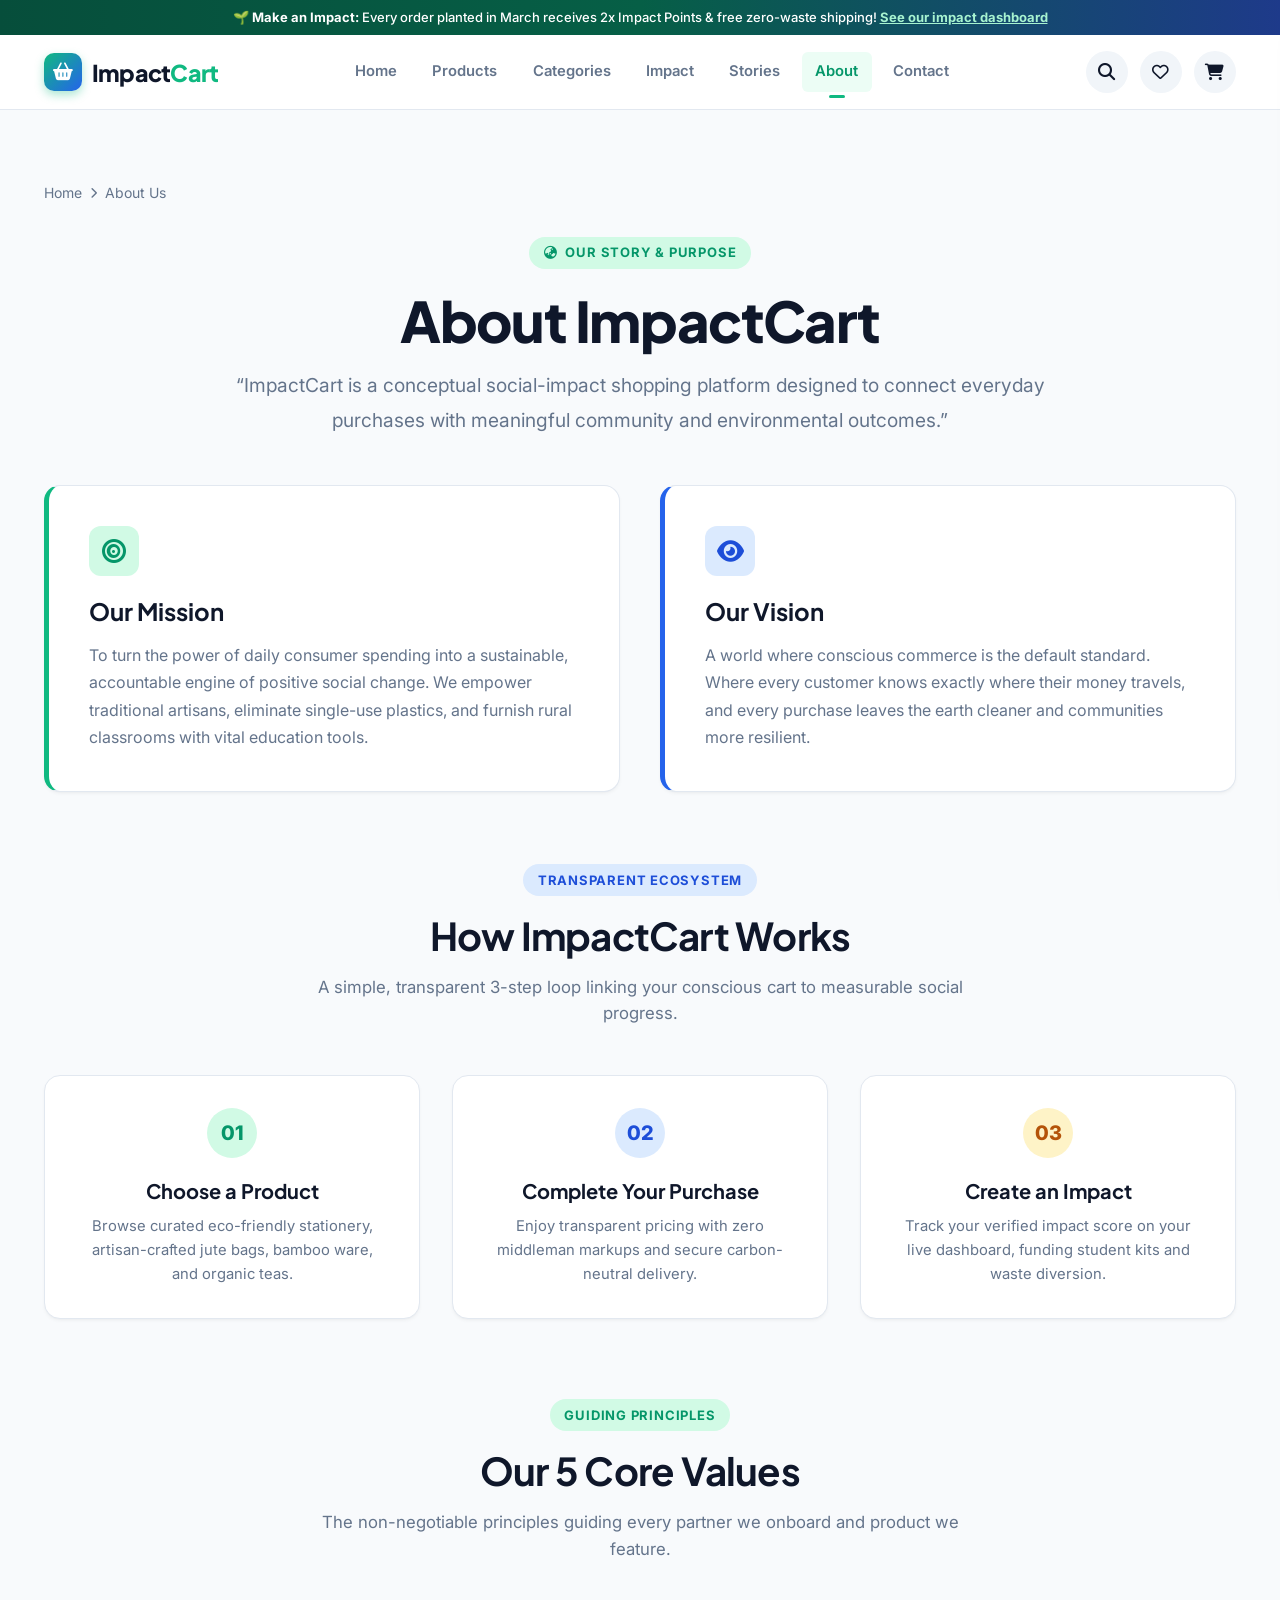
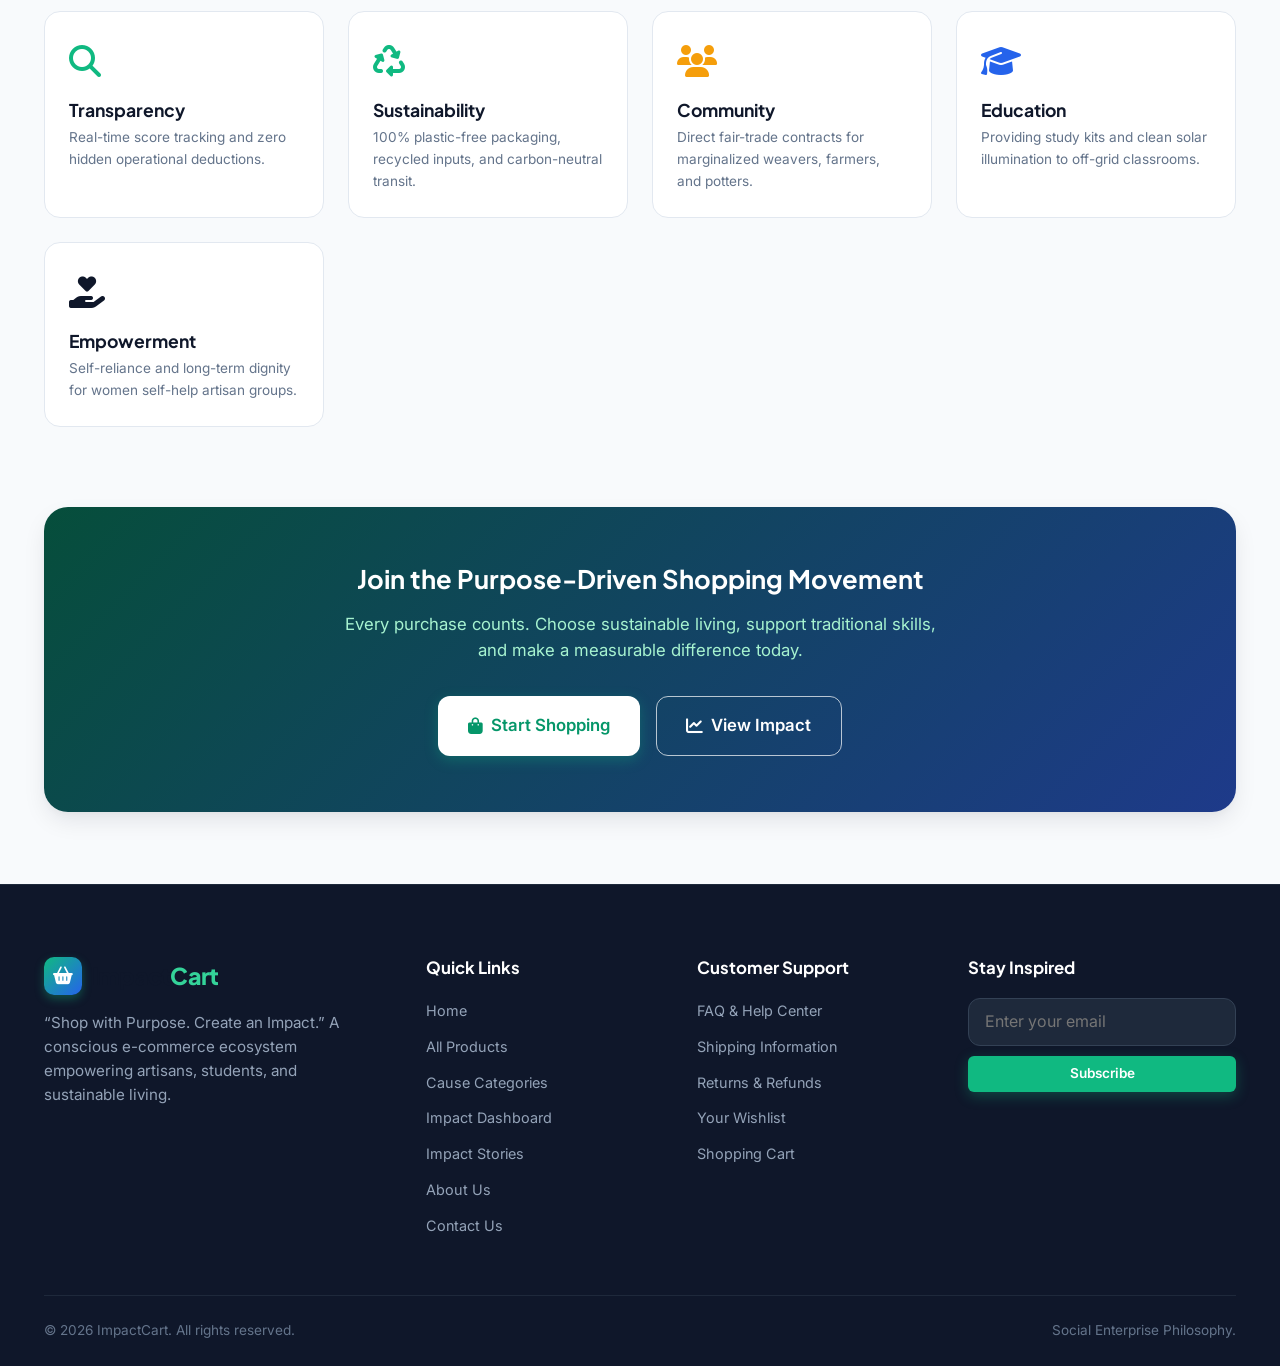
<file: about.html>
<!DOCTYPE html>
<html lang="en">
<head>
    <meta charset="UTF-8">
    <meta name="viewport" content="width=device-width, initial-scale=1.0">
    <title>About Us — Our Mission &amp; Impact | ImpactCart</title>
    <meta name="description" content="Learn about ImpactCart's mission to merge everyday e-commerce with tangible community empowerment and planetary sustainability.">
    <!-- Google Fonts -->
    <link rel="preconnect" href="https://fonts.googleapis.com">
    <link rel="preconnect" href="https://fonts.gstatic.com" crossorigin>
    <link href="https://fonts.googleapis.com/css2?family=Inter:wght@300;400;500;600;700;800&family=Plus+Jakarta+Sans:wght@500;600;700;800&display=swap" rel="stylesheet">
    <!-- Font Awesome Icons -->
    <link rel="stylesheet" href="https://cdnjs.cloudflare.com/ajax/libs/font-awesome/6.5.1/css/all.min.css">
    <!-- Main Stylesheet -->
    <link rel="stylesheet" href="css/style.css">
</head>
<body>

    <!-- Top Notice Bar -->
    <aside class="top-notice-bar" aria-label="Announcement">
        🌱 <strong>Make an Impact:</strong> Every order planted in March receives 2x Impact Points &amp; free zero-waste shipping! <a href="impact.html">See our impact dashboard</a>
    </aside>

    <!-- Global Header Navigation -->
    <header class="site-header">
        <div class="container">
            <a href="index.html" class="brand-logo" aria-label="ImpactCart Home">
                <div class="logo-icon-wrap"><i class="fas fa-shopping-basket"></i></div>
                <div class="brand-name">Impact<span>Cart</span></div>
            </a>

            <nav class="desktop-nav" aria-label="Primary Navigation">
                <a href="index.html" class="nav-link">Home</a>
                <a href="products.html" class="nav-link">Products</a>
                <a href="categories.html" class="nav-link">Categories</a>
                <a href="impact.html" class="nav-link">Impact</a>
                <a href="stories.html" class="nav-link">Stories</a>
                <a href="about.html" class="nav-link active">About</a>
                <a href="contact.html" class="nav-link">Contact</a>
            </nav>

            <div class="header-actions">
                <button class="header-action-btn search-trigger-btn" aria-label="Open Search Dialog" title="Search Products">
                    <i class="fas fa-search"></i>
                </button>

                <a href="wishlist.html" class="header-action-btn" aria-label="View Wishlist" title="Your Wishlist">
                    <i class="far fa-heart"></i>
                    <span class="badge-count wishlist-count-badge" style="display: none;">0</span>
                </a>

                <a href="cart.html" class="header-action-btn" aria-label="View Shopping Cart" title="Shopping Cart">
                    <i class="fas fa-shopping-cart"></i>
                    <span class="badge-count cart-count-badge" style="display: none;">0</span>
                </a>

                <button class="menu-toggle-btn" aria-label="Toggle Mobile Menu" aria-expanded="false">
                    <i class="fas fa-bars"></i>
                </button>
            </div>
        </div>
    </header>

    <!-- Mobile Navigation Drawer -->
    <div class="mobile-nav-drawer" role="dialog" aria-modal="true" aria-label="Mobile Navigation">
        <div class="drawer-header">
            <a href="index.html" class="brand-logo">
                <div class="logo-icon-wrap"><i class="fas fa-shopping-basket"></i></div>
                <div class="brand-name">Impact<span>Cart</span></div>
            </a>
            <button class="header-action-btn nav-overlay" aria-label="Close Menu"><i class="fas fa-times"></i></button>
        </div>
        <nav class="drawer-nav-list">
            <a href="index.html" class="drawer-nav-link"><i class="fas fa-home"></i> Home</a>
            <a href="products.html" class="drawer-nav-link"><i class="fas fa-th-large"></i> Products</a>
            <a href="categories.html" class="drawer-nav-link"><i class="fas fa-tags"></i> Categories</a>
            <a href="impact.html" class="drawer-nav-link"><i class="fas fa-chart-line"></i> Impact Dashboard</a>
            <a href="stories.html" class="drawer-nav-link"><i class="fas fa-book-reader"></i> Impact Stories</a>
            <a href="about.html" class="drawer-nav-link active"><i class="fas fa-info-circle"></i> About Us</a>
            <a href="contact.html" class="drawer-nav-link"><i class="fas fa-envelope"></i> Contact Us</a>
            <hr style="border: 0; border-top: 1px solid var(--border-color); margin: 1rem 0;">
            <a href="wishlist.html" class="drawer-nav-link"><i class="fas fa-heart text-danger"></i> Wishlist</a>
            <a href="cart.html" class="drawer-nav-link"><i class="fas fa-shopping-cart text-emerald"></i> Cart</a>
        </nav>
    </div>
    <div class="nav-overlay"></div>

    <!-- MAIN ABOUT CONTENT -->
    <main class="section">
        <div class="container">
            <!-- Breadcrumbs -->
            <nav class="breadcrumbs" aria-label="Breadcrumb">
                <a href="index.html">Home</a>
                <i class="fas fa-chevron-right" style="font-size: 0.7rem;"></i>
                <span>About Us</span>
            </nav>

            <!-- Hero Section for About -->
            <div class="section-header" style="max-width: 820px;">
                <div class="section-badge"><i class="fas fa-globe-asia"></i> Our Story &amp; Purpose</div>
                <h1 class="heading-xl section-title">About ImpactCart</h1>
                <p class="text-lead" style="font-size: 1.2rem; line-height: 1.8; margin-bottom: 2rem;">
                    “ImpactCart is a conceptual social-impact shopping platform designed to connect everyday purchases with meaningful community and environmental outcomes.”
                </p>
            </div>

            <!-- Mission & Vision 2-Column Grid -->
            <div style="display: grid; grid-template-columns: 1fr 1fr; gap: 2.5rem; margin-bottom: 4.5rem;">
                <div class="cart-card" style="border-left: 5px solid var(--primary); padding: 2.5rem;">
                    <div style="width: 50px; height: 50px; border-radius: 12px; background: var(--primary-light); color: var(--primary-dark); display: flex; align-items: center; justify-content: center; font-size: 1.5rem; margin-bottom: 1.25rem;">
                        <i class="fas fa-bullseye"></i>
                    </div>
                    <h2 style="font-size: 1.5rem; margin-bottom: 1rem;">Our Mission</h2>
                    <p style="color: var(--text-muted); line-height: 1.7;">
                        To turn the power of daily consumer spending into a sustainable, accountable engine of positive social change. We empower traditional artisans, eliminate single-use plastics, and furnish rural classrooms with vital education tools.
                    </p>
                </div>

                <div class="cart-card" style="border-left: 5px solid var(--secondary); padding: 2.5rem;">
                    <div style="width: 50px; height: 50px; border-radius: 12px; background: var(--secondary-light); color: var(--secondary-dark); display: flex; align-items: center; justify-content: center; font-size: 1.5rem; margin-bottom: 1.25rem;">
                        <i class="fas fa-eye"></i>
                    </div>
                    <h2 style="font-size: 1.5rem; margin-bottom: 1rem;">Our Vision</h2>
                    <p style="color: var(--text-muted); line-height: 1.7;">
                        A world where conscious commerce is the default standard. Where every customer knows exactly where their money travels, and every purchase leaves the earth cleaner and communities more resilient.
                    </p>
                </div>
            </div>

            <!-- 3-Step Process: How It Works -->
            <div style="margin-bottom: 5rem;">
                <div class="section-header">
                    <div class="section-badge blue">Transparent Ecosystem</div>
                    <h2 class="heading-lg section-title">How ImpactCart Works</h2>
                    <p class="section-desc">A simple, transparent 3-step loop linking your conscious cart to measurable social progress.</p>
                </div>

                <div class="process-grid">
                    <div class="process-card">
                        <div class="process-step-num">01</div>
                        <h3 style="font-size: 1.25rem; margin-bottom: 0.75rem;">Choose a Product</h3>
                        <p style="color: var(--text-muted); font-size: 0.925rem; line-height: 1.6;">
                            Browse curated eco-friendly stationery, artisan-crafted jute bags, bamboo ware, and organic teas.
                        </p>
                    </div>

                    <div class="process-card">
                        <div class="process-step-num" style="background: var(--secondary-light); color: var(--secondary-dark);">02</div>
                        <h3 style="font-size: 1.25rem; margin-bottom: 0.75rem;">Complete Your Purchase</h3>
                        <p style="color: var(--text-muted); font-size: 0.925rem; line-height: 1.6;">
                            Enjoy transparent pricing with zero middleman markups and secure carbon-neutral delivery.
                        </p>
                    </div>

                    <div class="process-card">
                        <div class="process-step-num" style="background: #fef3c7; color: #b45309;">03</div>
                        <h3 style="font-size: 1.25rem; margin-bottom: 0.75rem;">Create an Impact</h3>
                        <p style="color: var(--text-muted); font-size: 0.925rem; line-height: 1.6;">
                            Track your verified impact score on your live dashboard, funding student kits and waste diversion.
                        </p>
                    </div>
                </div>
            </div>

            <!-- Core Values -->
            <div style="margin-bottom: 5rem;">
                <div class="section-header">
                    <div class="section-badge">Guiding Principles</div>
                    <h2 class="heading-lg section-title">Our 5 Core Values</h2>
                    <p class="section-desc">The non-negotiable principles guiding every partner we onboard and product we feature.</p>
                </div>

                <div class="product-grid" style="grid-template-columns: repeat(auto-fill, minmax(220px, 1fr)); gap: 1.5rem;">
                    <div class="stat-card" style="text-align: left; padding: 1.5rem; background: #ffffff;">
                        <span class="stat-icon text-emerald"><i class="fas fa-search"></i></span>
                        <h4 style="font-size: 1.1rem; margin-bottom: 0.4rem;">Transparency</h4>
                        <p style="font-size: 0.85rem; color: var(--text-muted);">Real-time score tracking and zero hidden operational deductions.</p>
                    </div>

                    <div class="stat-card" style="text-align: left; padding: 1.5rem; background: #ffffff;">
                        <span class="stat-icon text-emerald"><i class="fas fa-recycle"></i></span>
                        <h4 style="font-size: 1.1rem; margin-bottom: 0.4rem;">Sustainability</h4>
                        <p style="font-size: 0.85rem; color: var(--text-muted);">100% plastic-free packaging, recycled inputs, and carbon-neutral transit.</p>
                    </div>

                    <div class="stat-card" style="text-align: left; padding: 1.5rem; background: #ffffff;">
                        <span class="stat-icon text-amber"><i class="fas fa-users"></i></span>
                        <h4 style="font-size: 1.1rem; margin-bottom: 0.4rem;">Community</h4>
                        <p style="font-size: 0.85rem; color: var(--text-muted);">Direct fair-trade contracts for marginalized weavers, farmers, and potters.</p>
                    </div>

                    <div class="stat-card" style="text-align: left; padding: 1.5rem; background: #ffffff;">
                        <span class="stat-icon text-blue"><i class="fas fa-graduation-cap"></i></span>
                        <h4 style="font-size: 1.1rem; margin-bottom: 0.4rem;">Education</h4>
                        <p style="font-size: 0.85rem; color: var(--text-muted);">Providing study kits and clean solar illumination to off-grid classrooms.</p>
                    </div>

                    <div class="stat-card" style="text-align: left; padding: 1.5rem; background: #ffffff;">
                        <span class="stat-icon text-purple"><i class="fas fa-hand-holding-heart"></i></span>
                        <h4 style="font-size: 1.1rem; margin-bottom: 0.4rem;">Empowerment</h4>
                        <p style="font-size: 0.85rem; color: var(--text-muted);">Self-reliance and long-term dignity for women self-help artisan groups.</p>
                    </div>
                </div>
            </div>

            <!-- Call to Action -->
            <div style="background: linear-gradient(135deg, #064e3b, #1e3a8a); color: #ffffff; border-radius: var(--radius-xl); padding: 3.5rem 2rem; text-align: center; box-shadow: var(--shadow-lg);">
                <h2 class="heading-md" style="color: #ffffff; margin-bottom: 1rem;">Join the Purpose-Driven Shopping Movement</h2>
                <p style="max-width: 600px; margin: 0 auto 2rem; color: #a7f3d0; font-size: 1.05rem;">
                    Every purchase counts. Choose sustainable living, support traditional skills, and make a measurable difference today.
                </p>
                <div style="display: flex; justify-content: center; gap: 1rem; flex-wrap: wrap;">
                    <a href="products.html" class="btn btn-primary btn-lg" style="background: #ffffff; color: var(--primary-dark);">
                        <i class="fas fa-shopping-bag"></i> Start Shopping
                    </a>
                    <a href="impact.html" class="btn btn-outline-white btn-lg">
                        <i class="fas fa-chart-line"></i> View Impact
                    </a>
                </div>
            </div>
        </div>
    </main>

    <!-- Global Footer -->
    <footer class="site-footer">
        <div class="container">
            <div class="footer-grid">
                <div class="footer-brand">
                    <a href="index.html" class="brand-logo" style="color: #ffffff;">
                        <div class="logo-icon-wrap"><i class="fas fa-shopping-basket"></i></div>
                        <div class="brand-name">Impact<span style="color: #34d399;">Cart</span></div>
                    </a>
                    <p>“Shop with Purpose. Create an Impact.” A conscious e-commerce ecosystem empowering artisans, students, and sustainable living.</p>
                </div>

                <div class="footer-column">
                    <h4>Quick Links</h4>
                    <ul class="footer-links-list">
                        <li><a href="index.html">Home</a></li>
                        <li><a href="products.html">All Products</a></li>
                        <li><a href="categories.html">Cause Categories</a></li>
                        <li><a href="impact.html">Impact Dashboard</a></li>
                        <li><a href="stories.html">Impact Stories</a></li>
                        <li><a href="about.html">About Us</a></li>
                        <li><a href="contact.html">Contact Us</a></li>
                    </ul>
                </div>

                <div class="footer-column">
                    <h4>Customer Support</h4>
                    <ul class="footer-links-list">
                        <li><a href="contact.html#faq">FAQ &amp; Help Center</a></li>
                        <li><a href="contact.html#shipping">Shipping Information</a></li>
                        <li><a href="contact.html#returns">Returns &amp; Refunds</a></li>
                        <li><a href="wishlist.html">Your Wishlist</a></li>
                        <li><a href="cart.html">Shopping Cart</a></li>
                    </ul>
                </div>

                <div class="footer-column">
                    <h4>Stay Inspired</h4>
                    <form class="footer-newsletter" onsubmit="event.preventDefault(); Toast.show('Subscribed! 🌱', 'success'); this.reset();">
                        <input type="email" placeholder="Enter your email" required aria-label="Email">
                        <button type="submit" class="btn btn-primary btn-block btn-sm">Subscribe</button>
                    </form>
                </div>
            </div>

            <div class="footer-bottom">
                <p>&copy; 2026 ImpactCart. All rights reserved.</p>
                <p>Social Enterprise Philosophy.</p>
            </div>
        </div>
    </footer>

    <!-- Scripts -->
    <script src="js/script.js"></script>
</body>
</html>
</file>
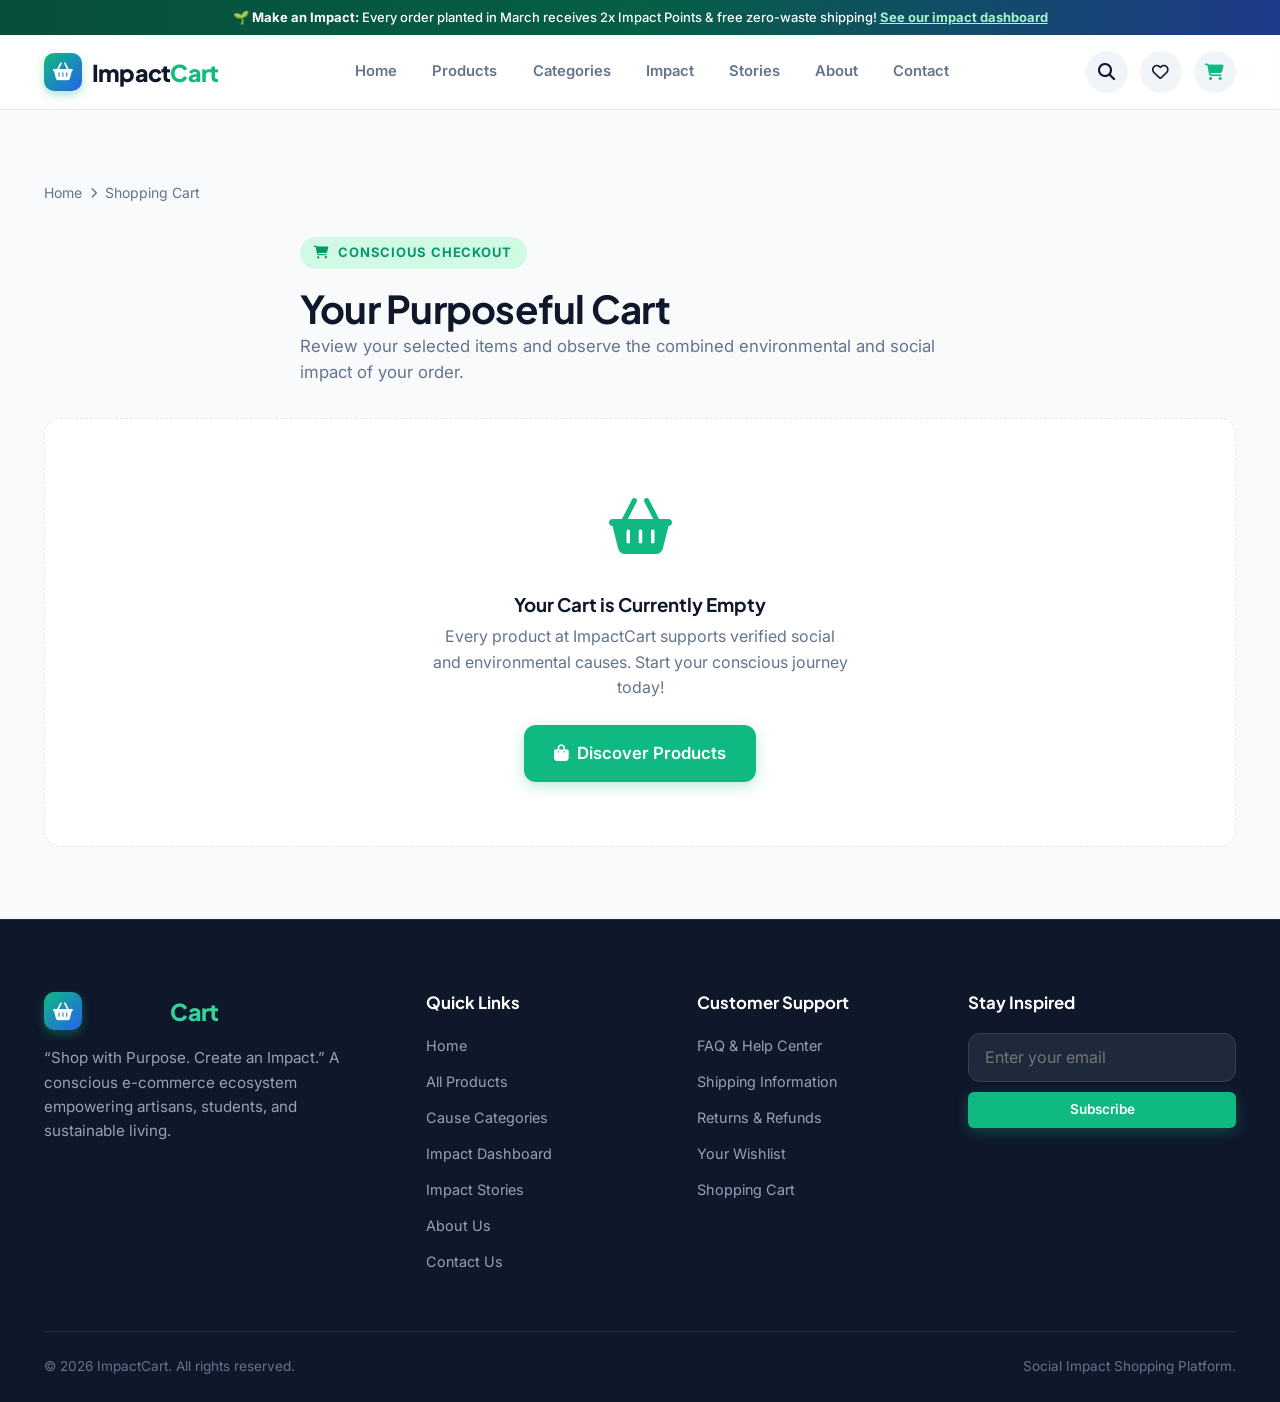
<file: cart.html>
<!DOCTYPE html>
<html lang="en">
<head>
    <meta charset="UTF-8">
    <meta name="viewport" content="width=device-width, initial-scale=1.0">
    <title>Shopping Cart — ImpactCart</title>
    <meta name="description" content="Review your conscious cart items and see the live collective impact score generated by your purchase.">
    <!-- Google Fonts -->
    <link rel="preconnect" href="https://fonts.googleapis.com">
    <link rel="preconnect" href="https://fonts.gstatic.com" crossorigin>
    <link href="https://fonts.googleapis.com/css2?family=Inter:wght@300;400;500;600;700;800&family=Plus+Jakarta+Sans:wght@500;600;700;800&display=swap" rel="stylesheet">
    <!-- Font Awesome Icons -->
    <link rel="stylesheet" href="https://cdnjs.cloudflare.com/ajax/libs/font-awesome/6.5.1/css/all.min.css">
    <!-- Main Stylesheet -->
    <link rel="stylesheet" href="css/style.css">
</head>
<body>

    <!-- Top Announcement Bar -->
    <aside class="top-notice-bar" aria-label="Announcement">
        🌱 <strong>Make an Impact:</strong> Every order planted in March receives 2x Impact Points &amp; free zero-waste shipping! <a href="impact.html">See our impact dashboard</a>
    </aside>

    <!-- Global Header Navigation -->
    <header class="site-header">
        <div class="container">
            <a href="index.html" class="brand-logo" aria-label="ImpactCart Home">
                <div class="logo-icon-wrap"><i class="fas fa-shopping-basket"></i></div>
                <div class="brand-name">Impact<span>Cart</span></div>
            </a>

            <nav class="desktop-nav" aria-label="Primary Navigation">
                <a href="index.html" class="nav-link">Home</a>
                <a href="products.html" class="nav-link">Products</a>
                <a href="categories.html" class="nav-link">Categories</a>
                <a href="impact.html" class="nav-link">Impact</a>
                <a href="stories.html" class="nav-link">Stories</a>
                <a href="about.html" class="nav-link">About</a>
                <a href="contact.html" class="nav-link">Contact</a>
            </nav>

            <div class="header-actions">
                <button class="header-action-btn search-trigger-btn" aria-label="Open Search Dialog" title="Search Products">
                    <i class="fas fa-search"></i>
                </button>

                <a href="wishlist.html" class="header-action-btn" aria-label="View Wishlist" title="Your Wishlist">
                    <i class="far fa-heart"></i>
                    <span class="badge-count wishlist-count-badge" style="display: none;">0</span>
                </a>

                <a href="cart.html" class="header-action-btn" aria-label="View Shopping Cart" title="Shopping Cart" style="color: var(--primary);">
                    <i class="fas fa-shopping-cart"></i>
                    <span class="badge-count cart-count-badge" style="display: none;">0</span>
                </a>

                <button class="menu-toggle-btn" aria-label="Toggle Mobile Menu" aria-expanded="false">
                    <i class="fas fa-bars"></i>
                </button>
            </div>
        </div>
    </header>

    <!-- Mobile Navigation Drawer -->
    <div class="mobile-nav-drawer" role="dialog" aria-modal="true" aria-label="Mobile Navigation">
        <div class="drawer-header">
            <a href="index.html" class="brand-logo">
                <div class="logo-icon-wrap"><i class="fas fa-shopping-basket"></i></div>
                <div class="brand-name">Impact<span>Cart</span></div>
            </a>
            <button class="header-action-btn nav-overlay" aria-label="Close Menu"><i class="fas fa-times"></i></button>
        </div>
        <nav class="drawer-nav-list">
            <a href="index.html" class="drawer-nav-link"><i class="fas fa-home"></i> Home</a>
            <a href="products.html" class="drawer-nav-link"><i class="fas fa-th-large"></i> Products</a>
            <a href="categories.html" class="drawer-nav-link"><i class="fas fa-tags"></i> Categories</a>
            <a href="impact.html" class="drawer-nav-link"><i class="fas fa-chart-line"></i> Impact Dashboard</a>
            <a href="stories.html" class="drawer-nav-link"><i class="fas fa-book-reader"></i> Impact Stories</a>
            <a href="about.html" class="drawer-nav-link"><i class="fas fa-info-circle"></i> About Us</a>
            <a href="contact.html" class="drawer-nav-link"><i class="fas fa-envelope"></i> Contact Us</a>
            <hr style="border: 0; border-top: 1px solid var(--border-color); margin: 1rem 0;">
            <a href="wishlist.html" class="drawer-nav-link"><i class="fas fa-heart text-danger"></i> Wishlist</a>
            <a href="cart.html" class="drawer-nav-link active"><i class="fas fa-shopping-cart text-emerald"></i> Cart</a>
        </nav>
    </div>
    <div class="nav-overlay"></div>

    <!-- MAIN CONTENT -->
    <main class="section">
        <div class="container">
            <!-- Breadcrumbs -->
            <nav class="breadcrumbs" aria-label="Breadcrumb">
                <a href="index.html">Home</a>
                <i class="fas fa-chevron-right" style="font-size: 0.7rem;"></i>
                <span>Shopping Cart</span>
            </nav>

            <div class="section-header" style="text-align: left; margin-bottom: 2rem;">
                <div class="section-badge"><i class="fas fa-shopping-cart"></i> Conscious Checkout</div>
                <h1 class="heading-lg">Your Purposeful Cart</h1>
                <p class="section-desc">Review your selected items and observe the combined environmental and social impact of your order.</p>
            </div>

            <!-- Cart Layout (Grid of Items + Summary) -->
            <div id="cart-content-wrapper" class="cart-layout">
                <!-- Cart Items List Container -->
                <div class="cart-card">
                    <div style="display: flex; justify-content: space-between; align-items: center; margin-bottom: 1.5rem; padding-bottom: 1rem; border-bottom: 1px solid var(--border-color);">
                        <h2 style="font-size: 1.25rem;">Items in Your Cart (<span id="cart-items-count">0</span>)</h2>
                        <button type="button" class="clear-filters-btn" id="clear-all-cart-btn" style="color: var(--danger);">Clear Cart</button>
                    </div>

                    <div id="cart-items-list">
                        <!-- Dynamic Cart Item Rows -->
                    </div>

                    <div style="margin-top: 1.5rem; display: flex; justify-content: space-between; align-items: center; flex-wrap: wrap; gap: 1rem;">
                        <a href="products.html" class="btn btn-outline btn-sm">
                            <i class="fas fa-arrow-left"></i> Continue Shopping
                        </a>
                        <span style="font-size: 0.85rem; color: var(--text-muted);">
                            <i class="fas fa-shield-alt text-emerald"></i> 100% Zero-Waste Secure Dispatch
                        </span>
                    </div>
                </div>

                <!-- Right Column: Impact Summary & Order Total -->
                <div>
                    <!-- Dynamic Live Impact Card -->
                    <div class="cart-impact-card">
                        <h4><i class="fas fa-seedling text-emerald"></i> Your Cart's Social Impact</h4>
                        <p style="font-size: 0.85rem; color: #065f46; margin-bottom: 1rem;">
                            Your purchase generates the following verified real-world outcomes:
                        </p>

                        <div class="impact-metric-row">
                            <i class="fas fa-book-open"></i>
                            <span id="impact-learning-kits">0</span> Learning Kits Supported
                        </div>
                        <div class="impact-metric-row">
                            <i class="fas fa-recycle"></i>
                            <span id="impact-waste-reduced">0</span> kg Waste Reduced
                        </div>
                        <div class="impact-metric-row">
                            <i class="fas fa-users"></i>
                            <span id="impact-community-benefits">0</span> Community Artisan Beneficiaries
                        </div>
                        <div class="impact-metric-row">
                            <i class="fas fa-leaf"></i>
                            <span id="impact-eco-choices">0</span> Sustainable Living Choices
                        </div>

                        <div style="margin-top: 1rem; padding-top: 0.75rem; border-top: 1px dashed #6ee7b7; display: flex; justify-content: space-between; align-items: center;">
                            <strong style="color: #065f46; font-size: 0.95rem;">Impact Contribution:</strong>
                            <span class="impact-pill" style="font-size: 0.9rem;" id="impact-points-total">0 points</span>
                        </div>
                    </div>

                    <!-- Order Summary Card -->
                    <div class="summary-card">
                        <h3 style="font-size: 1.2rem; margin-bottom: 1.25rem;">Order Summary</h3>

                        <div class="summary-line">
                            <span>Subtotal</span>
                            <span id="summary-subtotal">₹0</span>
                        </div>
                        <div class="summary-line">
                            <span>Estimated Shipping</span>
                            <span id="summary-shipping">₹0</span>
                        </div>
                        <div class="summary-line" id="discount-row" style="color: var(--success); display: none;">
                            <span>Cart Discount</span>
                            <span id="summary-discount">-₹0</span>
                        </div>

                        <!-- Coupon Box -->
                        <div style="margin: 1rem 0; padding: 0.75rem 0; border-top: 1px solid var(--border-color); border-bottom: 1px solid var(--border-color);">
                            <div style="display: flex; gap: 0.5rem;">
                                <input type="text" id="coupon-input" placeholder="Promo code (e.g. IMPACT10)" style="flex-grow: 1; padding: 0.5rem 0.75rem; border: 1px solid var(--border-color); border-radius: var(--radius-sm); font-size: 0.85rem; text-transform: uppercase;">
                                <button type="button" id="apply-coupon-btn" class="btn btn-outline btn-sm">Apply</button>
                            </div>
                            <small id="coupon-feedback" style="display: block; margin-top: 0.4rem; font-size: 0.75rem;"></small>
                        </div>

                        <div class="summary-line total">
                            <span>Total Amount</span>
                            <span id="summary-total">₹0</span>
                        </div>

                        <a href="checkout.html" class="btn btn-primary btn-block btn-lg" id="proceed-checkout-btn">
                            Proceed to Checkout <i class="fas fa-arrow-right"></i>
                        </a>

                        <p style="text-align: center; font-size: 0.775rem; color: var(--text-muted); margin-top: 1rem;">
                            🔒 Safe &amp; Encrypted Checkout. Free carbon-neutral shipping on orders above ₹999.
                        </p>
                    </div>
                </div>
            </div>

            <!-- Empty Cart State -->
            <div id="cart-empty-state" class="empty-state" style="display: none;">
                <div class="empty-state-icon" style="color: var(--primary);"><i class="fas fa-shopping-basket"></i></div>
                <h3>Your Cart is Currently Empty</h3>
                <p>Every product at ImpactCart supports verified social and environmental causes. Start your conscious journey today!</p>
                <a href="products.html" class="btn btn-primary btn-lg">
                    <i class="fas fa-shopping-bag"></i> Discover Products
                </a>
            </div>
        </div>
    </main>

    <!-- Global Footer -->
    <footer class="site-footer">
        <div class="container">
            <div class="footer-grid">
                <div class="footer-brand">
                    <a href="index.html" class="brand-logo" style="color: #ffffff;">
                        <div class="logo-icon-wrap"><i class="fas fa-shopping-basket"></i></div>
                        <div class="brand-name">Impact<span style="color: #34d399;">Cart</span></div>
                    </a>
                    <p>“Shop with Purpose. Create an Impact.” A conscious e-commerce ecosystem empowering artisans, students, and sustainable living.</p>
                </div>

                <div class="footer-column">
                    <h4>Quick Links</h4>
                    <ul class="footer-links-list">
                        <li><a href="index.html">Home</a></li>
                        <li><a href="products.html">All Products</a></li>
                        <li><a href="categories.html">Cause Categories</a></li>
                        <li><a href="impact.html">Impact Dashboard</a></li>
                        <li><a href="stories.html">Impact Stories</a></li>
                        <li><a href="about.html">About Us</a></li>
                        <li><a href="contact.html">Contact Us</a></li>
                    </ul>
                </div>

                <div class="footer-column">
                    <h4>Customer Support</h4>
                    <ul class="footer-links-list">
                        <li><a href="contact.html#faq">FAQ &amp; Help Center</a></li>
                        <li><a href="contact.html#shipping">Shipping Information</a></li>
                        <li><a href="contact.html#returns">Returns &amp; Refunds</a></li>
                        <li><a href="wishlist.html">Your Wishlist</a></li>
                        <li><a href="cart.html">Shopping Cart</a></li>
                    </ul>
                </div>

                <div class="footer-column">
                    <h4>Stay Inspired</h4>
                    <form class="footer-newsletter" onsubmit="event.preventDefault(); Toast.show('Subscribed! 🌱', 'success'); this.reset();">
                        <input type="email" placeholder="Enter your email" required aria-label="Email">
                        <button type="submit" class="btn btn-primary btn-block btn-sm">Subscribe</button>
                    </form>
                </div>
            </div>

            <div class="footer-bottom">
                <p>&copy; 2026 ImpactCart. All rights reserved.</p>
                <p>Social Impact Shopping Platform.</p>
            </div>
        </div>
    </footer>

    <!-- Scripts -->
    <script src="js/script.js"></script>
    <script>
        document.addEventListener("DOMContentLoaded", () => {
            const cartItemsList = document.getElementById("cart-items-list");
            const wrapper = document.getElementById("cart-content-wrapper");
            const emptyState = document.getElementById("cart-empty-state");
            const clearCartBtn = document.getElementById("clear-all-cart-btn");

            let promoDiscount = 0;

            function renderCart() {
                const cart = StateManager.getCart();

                if (cart.length === 0) {
                    wrapper.style.display = "none";
                    emptyState.style.display = "block";
                    return;
                }

                wrapper.style.display = "grid";
                emptyState.style.display = "none";

                cartItemsList.innerHTML = cart.map(item => {
                    const itemSubtotal = item.price * item.quantity;
                    return `
                        <div class="cart-item" data-item-id="${item.id}">
                            <img src="${item.image}" alt="${item.name}" class="cart-item-img">
                            
                            <div class="cart-item-info">
                                <span class="product-category-label">${item.category}</span>
                                <h4><a href="product-details.html?id=${item.id}">${item.name}</a></h4>
                                <div class="cart-item-price">₹${item.price} each</div>
                                <div style="font-size: 0.775rem; color: #059669; font-weight: 600; margin-top: 3px;">
                                    <i class="fas fa-sparkles"></i> +${(item.impactPoints || 10) * item.quantity} Impact Pts
                                </div>
                            </div>

                            <div class="quantity-stepper">
                                <button type="button" class="qty-btn" onclick="updateQty(${item.id}, ${item.quantity - 1})">−</button>
                                <input type="number" class="qty-input" value="${item.quantity}" readonly>
                                <button type="button" class="qty-btn" onclick="updateQty(${item.id}, ${item.quantity + 1})">+</button>
                            </div>

                            <div class="cart-item-total">
                                ₹${itemSubtotal}
                                <div>
                                    <button class="cart-item-remove" onclick="removeCartItem(${item.id})" aria-label="Remove item" title="Remove">
                                        <i class="fas fa-trash-alt"></i>
                                    </button>
                                </div>
                            </div>
                        </div>
                    `;
                }).join("");

                // Update Calculations
                const calcs = StateManager.getCartCalculations();
                document.getElementById("cart-items-count").textContent = calcs.itemCount;
                document.getElementById("summary-subtotal").textContent = `₹${calcs.subtotal}`;
                
                if (calcs.shipping === 0 && calcs.subtotal > 0) {
                    document.getElementById("summary-shipping").innerHTML = '<span style="color: var(--success); font-weight: 700;">FREE (Eco Shipping)</span>';
                } else {
                    document.getElementById("summary-shipping").textContent = `₹${calcs.shipping}`;
                }

                const totalDiscount = calcs.discount + promoDiscount;
                const discountRow = document.getElementById("discount-row");
                if (totalDiscount > 0) {
                    discountRow.style.display = "flex";
                    document.getElementById("summary-discount").textContent = `-₹${totalDiscount}`;
                } else {
                    discountRow.style.display = "none";
                }

                const finalTotal = Math.max(0, calcs.subtotal + calcs.shipping - totalDiscount);
                document.getElementById("summary-total").textContent = `₹${finalTotal}`;

                // Live Impact Metrics Card
                document.getElementById("impact-learning-kits").textContent = calcs.learningKits;
                document.getElementById("impact-waste-reduced").textContent = calcs.wasteReducedKg;
                document.getElementById("impact-community-benefits").textContent = calcs.communityBeneficiaries;
                document.getElementById("impact-eco-choices").textContent = calcs.ecoChoices;
                document.getElementById("impact-points-total").textContent = `${calcs.totalImpactPoints} points`;
            }

            window.updateQty = function(id, qty) {
                StateManager.updateCartQty(id, qty);
                renderCart();
            };

            window.removeCartItem = function(id) {
                StateManager.removeFromCart(id);
                renderCart();
            };

            if (clearCartBtn) {
                clearCartBtn.addEventListener("click", () => {
                    if (confirm("Are you sure you want to clear your cart?")) {
                        StateManager.clearCart();
                        renderCart();
                        Toast.show("Cart cleared.", "info");
                    }
                });
            }

            // Coupon Code Handling
            const couponBtn = document.getElementById("apply-coupon-btn");
            const couponInput = document.getElementById("coupon-input");
            const couponFeedback = document.getElementById("coupon-feedback");

            if (couponBtn && couponInput) {
                couponBtn.addEventListener("click", () => {
                    const code = couponInput.value.trim().toUpperCase();
                    if (code === "IMPACT10") {
                        promoDiscount = 50;
                        couponFeedback.style.color = "var(--success)";
                        couponFeedback.textContent = "✓ Promo code applied! ₹50 extra discount.";
                        Toast.show("Promo code IMPACT10 applied! 🎉", "success");
                        renderCart();
                    } else if (code) {
                        couponFeedback.style.color = "var(--danger)";
                        couponFeedback.textContent = "Invalid promo code. Try 'IMPACT10'.";
                    }
                });
            }

            window.addEventListener("cartUpdated", renderCart);
            renderCart();
        });
    </script>
</body>
</html>
</file>
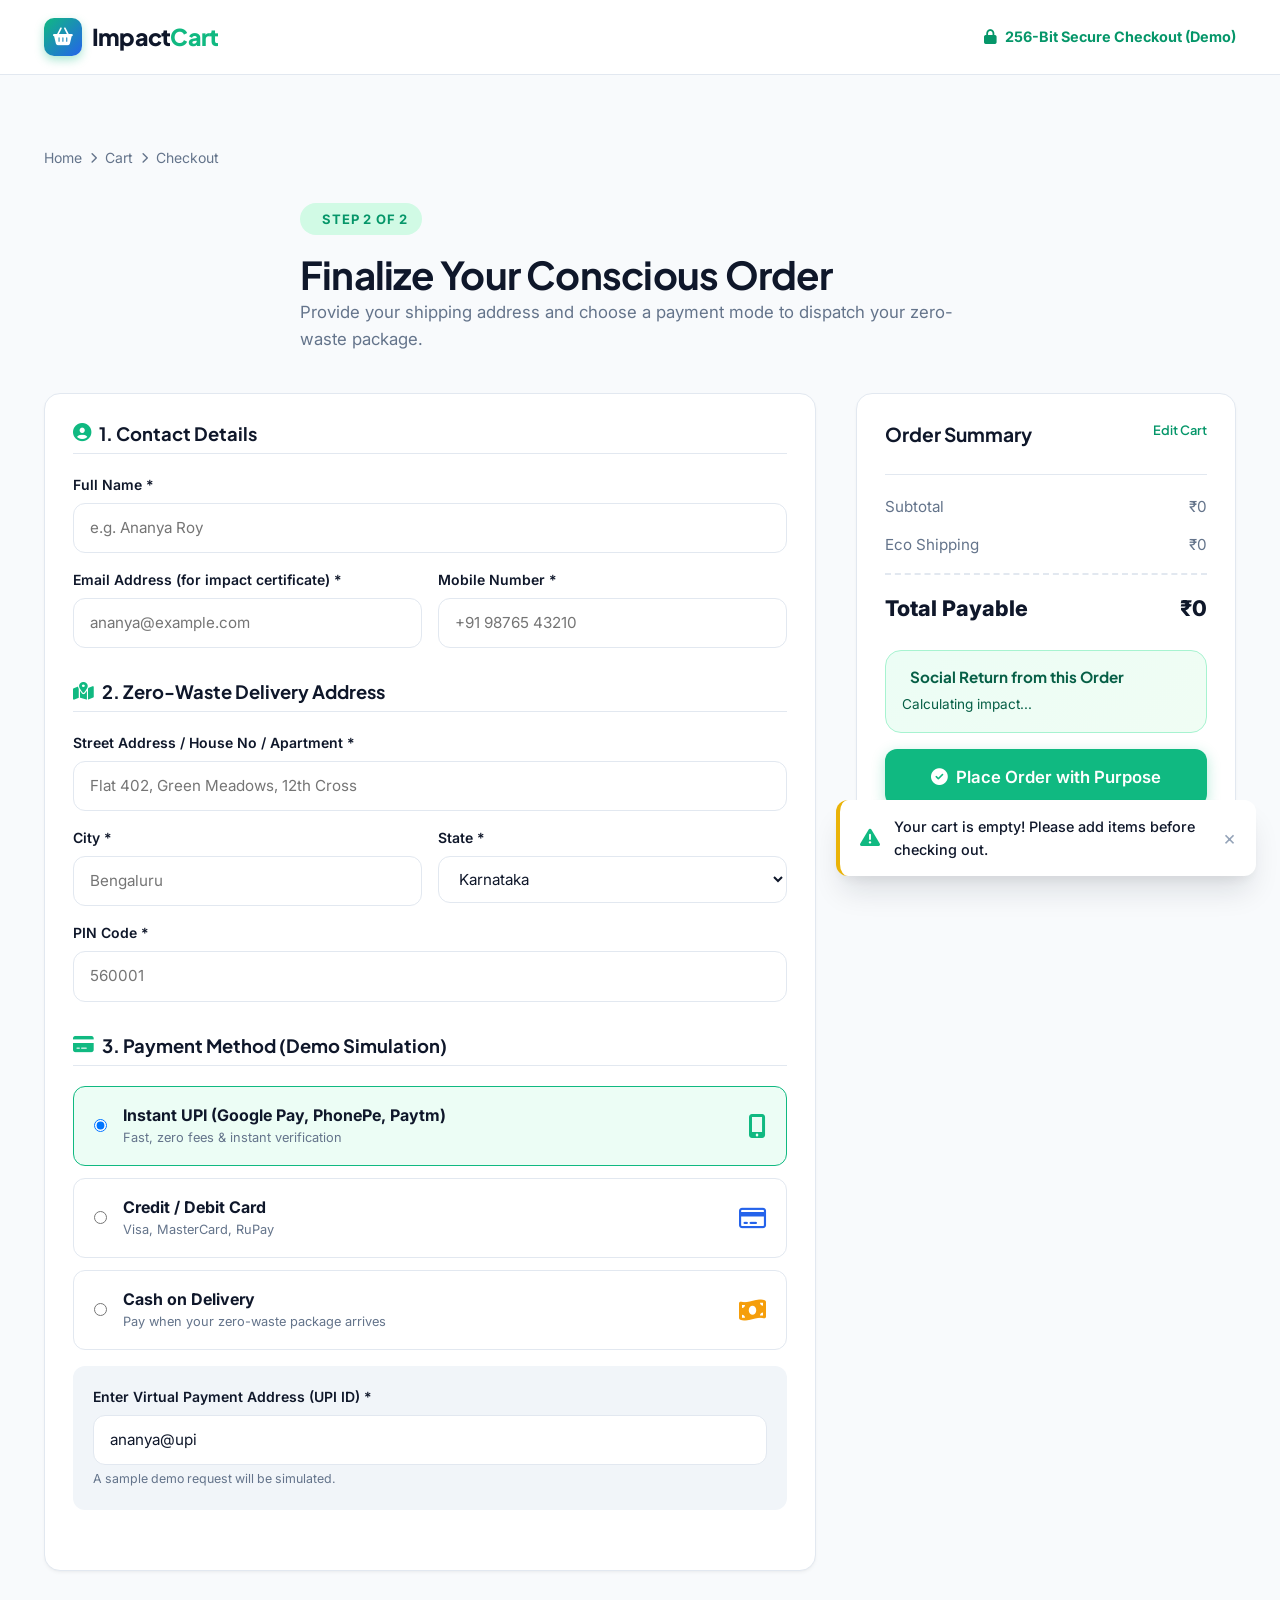
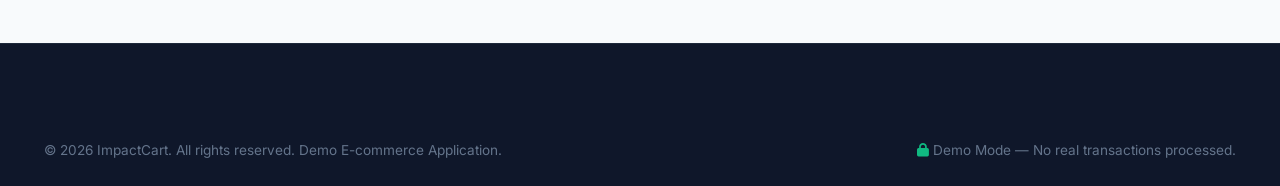
<file: checkout.html>
<!DOCTYPE html>
<html lang="en">
<head>
    <meta charset="UTF-8">
    <meta name="viewport" content="width=device-width, initial-scale=1.0">
    <title>Checkout — ImpactCart</title>
    <meta name="description" content="Complete your conscious order and confirm your social return.">
    <!-- Google Fonts -->
    <link rel="preconnect" href="https://fonts.googleapis.com">
    <link rel="preconnect" href="https://fonts.gstatic.com" crossorigin>
    <link href="https://fonts.googleapis.com/css2?family=Inter:wght@300;400;500;600;700;800&family=Plus+Jakarta+Sans:wght@500;600;700;800&display=swap" rel="stylesheet">
    <!-- Font Awesome Icons -->
    <link rel="stylesheet" href="https://cdnjs.cloudflare.com/ajax/libs/font-awesome/6.5.1/css/all.min.css">
    <!-- Main Stylesheet -->
    <link rel="stylesheet" href="css/style.css">
</head>
<body>

    <!-- Global Header -->
    <header class="site-header">
        <div class="container">
            <a href="index.html" class="brand-logo" aria-label="ImpactCart Home">
                <div class="logo-icon-wrap"><i class="fas fa-shopping-basket"></i></div>
                <div class="brand-name">Impact<span>Cart</span></div>
            </a>

            <div style="font-size: 0.9rem; font-weight: 700; color: var(--primary-dark); display: flex; align-items: center; gap: 0.5rem;">
                <i class="fas fa-lock"></i> 256-Bit Secure Checkout (Demo)
            </div>
        </div>
    </header>

    <!-- MAIN CHECKOUT CONTENT -->
    <main class="section">
        <div class="container">
            <!-- Breadcrumbs -->
            <nav class="breadcrumbs" aria-label="Breadcrumb">
                <a href="index.html">Home</a>
                <i class="fas fa-chevron-right" style="font-size: 0.7rem;"></i>
                <a href="cart.html">Cart</a>
                <i class="fas fa-chevron-right" style="font-size: 0.7rem;"></i>
                <span>Checkout</span>
            </nav>

            <div class="section-header" style="text-align: left; margin-bottom: 2.5rem;">
                <div class="section-badge"><i class="fas fa-check-shield"></i> Step 2 of 2</div>
                <h1 class="heading-lg">Finalize Your Conscious Order</h1>
                <p class="section-desc">Provide your shipping address and choose a payment mode to dispatch your zero-waste package.</p>
            </div>

            <!-- 2-Column Checkout Layout -->
            <form id="checkout-form" class="checkout-layout">
                <!-- Left Column: Checkout Inputs -->
                <div class="checkout-card">
                    <!-- 1. Contact Information -->
                    <div class="form-section">
                        <h2 class="form-section-title">
                            <i class="fas fa-user-circle text-emerald"></i> 1. Contact Details
                        </h2>
                        <div class="form-grid">
                            <div class="form-group full-width">
                                <label for="cust-name">Full Name *</label>
                                <input type="text" id="cust-name" class="form-control" placeholder="e.g. Ananya Roy" required>
                            </div>
                            <div class="form-group">
                                <label for="cust-email">Email Address (for impact certificate) *</label>
                                <input type="email" id="cust-email" class="form-control" placeholder="ananya@example.com" required>
                            </div>
                            <div class="form-group">
                                <label for="cust-phone">Mobile Number *</label>
                                <input type="tel" id="cust-phone" class="form-control" placeholder="+91 98765 43210" pattern="[0-9+ -]{10,15}" required>
                            </div>
                        </div>
                    </div>

                    <!-- 2. Delivery Address -->
                    <div class="form-section">
                        <h2 class="form-section-title">
                            <i class="fas fa-map-marked-alt text-emerald"></i> 2. Zero-Waste Delivery Address
                        </h2>
                        <div class="form-grid">
                            <div class="form-group full-width">
                                <label for="cust-address">Street Address / House No / Apartment *</label>
                                <input type="text" id="cust-address" class="form-control" placeholder="Flat 402, Green Meadows, 12th Cross" required>
                            </div>
                            <div class="form-group">
                                <label for="cust-city">City *</label>
                                <input type="text" id="cust-city" class="form-control" placeholder="Bengaluru" required>
                            </div>
                            <div class="form-group">
                                <label for="cust-state">State *</label>
                                <select id="cust-state" class="form-control" required>
                                    <option value="">Select State</option>
                                    <option value="Karnataka" selected>Karnataka</option>
                                    <option value="Maharashtra">Maharashtra</option>
                                    <option value="Delhi">Delhi NCR</option>
                                    <option value="Tamil Nadu">Tamil Nadu</option>
                                    <option value="West Bengal">West Bengal</option>
                                    <option value="Telangana">Telangana</option>
                                    <option value="Gujarat">Gujarat</option>
                                    <option value="Rajasthan">Rajasthan</option>
                                    <option value="Kerala">Kerala</option>
                                    <option value="Other">Other State</option>
                                </select>
                            </div>
                            <div class="form-group full-width">
                                <label for="cust-pincode">PIN Code *</label>
                                <input type="text" id="cust-pincode" class="form-control" placeholder="560001" pattern="[0-9]{6}" required>
                            </div>
                        </div>
                    </div>

                    <!-- 3. Payment Method -->
                    <div class="form-section">
                        <h2 class="form-section-title">
                            <i class="fas fa-credit-card text-emerald"></i> 3. Payment Method (Demo Simulation)
                        </h2>
                        <div class="payment-options-grid">
                            <!-- UPI Option -->
                            <label class="payment-option-card selected" id="opt-upi">
                                <input type="radio" name="payment-method" value="upi" checked>
                                <div style="flex-grow: 1;">
                                    <strong>Instant UPI (Google Pay, PhonePe, Paytm)</strong>
                                    <div style="font-size: 0.8rem; color: var(--text-muted);">Fast, zero fees &amp; instant verification</div>
                                </div>
                                <i class="fas fa-mobile-alt text-emerald" style="font-size: 1.5rem;"></i>
                            </label>

                            <!-- Card Option -->
                            <label class="payment-option-card" id="opt-card">
                                <input type="radio" name="payment-method" value="card">
                                <div style="flex-grow: 1;">
                                    <strong>Credit / Debit Card</strong>
                                    <div style="font-size: 0.8rem; color: var(--text-muted);">Visa, MasterCard, RuPay</div>
                                </div>
                                <i class="far fa-credit-card text-blue" style="font-size: 1.5rem;"></i>
                            </label>

                            <!-- COD Option -->
                            <label class="payment-option-card" id="opt-cod">
                                <input type="radio" name="payment-method" value="cod">
                                <div style="flex-grow: 1;">
                                    <strong>Cash on Delivery</strong>
                                    <div style="font-size: 0.8rem; color: var(--text-muted);">Pay when your zero-waste package arrives</div>
                                </div>
                                <i class="fas fa-money-bill-wave text-amber" style="font-size: 1.5rem;"></i>
                            </label>
                        </div>

                        <!-- Conditional Payment Fields -->
                        <div id="upi-details-box" style="background: var(--bg-subtle); padding: 1.25rem; border-radius: var(--radius-md); margin-top: 1rem;">
                            <label for="upi-id" style="font-size: 0.875rem; font-weight: 600; display: block; margin-bottom: 0.4rem;">Enter Virtual Payment Address (UPI ID) *</label>
                            <input type="text" id="upi-id" class="form-control" placeholder="username@okhdfcbank" value="ananya@upi">
                            <small style="color: var(--text-muted); font-size: 0.775rem;">A sample demo request will be simulated.</small>
                        </div>

                        <div id="card-details-box" style="display: none; background: var(--bg-subtle); padding: 1.25rem; border-radius: var(--radius-md); margin-top: 1rem;">
                            <div class="form-grid">
                                <div class="form-group full-width">
                                    <label for="card-num">Card Number</label>
                                    <input type="text" id="card-num" class="form-control" placeholder="4111 2222 3333 4444" maxlength="19">
                                </div>
                                <div class="form-group">
                                    <label for="card-exp">Expiry Date</label>
                                    <input type="text" id="card-exp" class="form-control" placeholder="MM/YY" maxlength="5">
                                </div>
                                <div class="form-group">
                                    <label for="card-cvv">CVV</label>
                                    <input type="password" id="card-cvv" class="form-control" placeholder="123" maxlength="4">
                                </div>
                            </div>
                        </div>
                    </div>
                </div>

                <!-- Right Column: Order & Impact Summary -->
                <div>
                    <div class="summary-card" style="position: sticky; top: 90px;">
                        <h3 style="font-size: 1.2rem; margin-bottom: 1.25rem; display: flex; justify-content: space-between;">
                            <span>Order Summary</span>
                            <a href="cart.html" style="font-size: 0.8rem; color: var(--primary-dark); font-weight: 600;">Edit Cart</a>
                        </h3>

                        <!-- Mini Cart Items Preview -->
                        <div id="checkout-items-preview" style="max-height: 220px; overflow-y: auto; margin-bottom: 1.25rem; border-bottom: 1px solid var(--border-color); padding-bottom: 0.5rem;">
                            <!-- Dynamic items -->
                        </div>

                        <div class="summary-line">
                            <span>Subtotal</span>
                            <span id="checkout-subtotal">₹0</span>
                        </div>
                        <div class="summary-line">
                            <span>Eco Shipping</span>
                            <span id="checkout-shipping">₹0</span>
                        </div>
                        <div class="summary-line" id="checkout-discount-row" style="color: var(--success); display: none;">
                            <span>Discounts</span>
                            <span id="checkout-discount">-₹0</span>
                        </div>
                        <div class="summary-line total">
                            <span>Total Payable</span>
                            <span id="checkout-total">₹0</span>
                        </div>

                        <!-- Impact Generated Card -->
                        <div class="cart-impact-card" style="margin: 1rem 0; padding: 1rem;">
                            <h4 style="font-size: 0.95rem; margin-bottom: 0.5rem;"><i class="fas fa-sparkles text-amber"></i> Social Return from this Order</h4>
                            <div style="font-size: 0.85rem; color: #065f46;" id="checkout-impact-summary-text">
                                Calculating impact...
                            </div>
                        </div>

                        <button type="submit" id="place-order-btn" class="btn btn-primary btn-block btn-lg">
                            <i class="fas fa-check-circle"></i> Place Order with Purpose
                        </button>

                        <div style="margin-top: 1rem; text-align: center; font-size: 0.775rem; color: var(--text-muted);">
                            <i class="fas fa-leaf text-emerald"></i> Packaged in 100% biodegradable materials.
                        </div>
                    </div>
                </div>
            </form>
        </div>
    </main>

    <!-- Global Footer -->
    <footer class="site-footer">
        <div class="container">
            <div class="footer-bottom" style="border: none; padding: 1.5rem 0;">
                <p>&copy; 2026 ImpactCart. All rights reserved. Demo E-commerce Application.</p>
                <p><i class="fas fa-lock text-emerald"></i> Demo Mode — No real transactions processed.</p>
            </div>
        </div>
    </footer>

    <!-- Scripts -->
    <script src="js/script.js"></script>
    <script>
        document.addEventListener("DOMContentLoaded", () => {
            const form = document.getElementById("checkout-form");
            const cart = StateManager.getCart();

            if (cart.length === 0) {
                Toast.show("Your cart is empty! Please add items before checking out.", "warning");
                setTimeout(() => window.location.href = "products.html", 1500);
                return;
            }

            const calcs = StateManager.getCartCalculations();

            // Populate summary
            const previewContainer = document.getElementById("checkout-items-preview");
            previewContainer.innerHTML = cart.map(item => `
                <div style="display: flex; justify-content: space-between; align-items: center; margin-bottom: 0.75rem; font-size: 0.875rem;">
                    <div style="display: flex; align-items: center; gap: 0.6rem;">
                        <img src="${item.image}" alt="${item.name}" style="width: 38px; height: 38px; object-fit: cover; border-radius: 6px;">
                        <div>
                            <div style="font-weight: 600; max-width: 180px; white-space: nowrap; overflow: hidden; text-overflow: ellipsis;">${item.name}</div>
                            <small style="color: var(--text-muted);">Qty: ${item.quantity} &times; ₹${item.price}</small>
                        </div>
                    </div>
                    <strong>₹${item.price * item.quantity}</strong>
                </div>
            `).join("");

            document.getElementById("checkout-subtotal").textContent = `₹${calcs.subtotal}`;
            document.getElementById("checkout-shipping").innerHTML = calcs.shipping === 0 ? '<span style="color: var(--success); font-weight: 700;">FREE</span>' : `₹${calcs.shipping}`;
            
            if (calcs.discount > 0) {
                document.getElementById("checkout-discount-row").style.display = "flex";
                document.getElementById("checkout-discount").textContent = `-₹${calcs.discount}`;
            }

            document.getElementById("checkout-total").textContent = `₹${calcs.total}`;

            // Impact text
            let impactDesc = [];
            if (calcs.learningKits > 0) impactDesc.push(`📚 ${calcs.learningKits} Learning Kit${calcs.learningKits > 1 ? 's' : ''}`);
            if (calcs.wasteReducedKg > 0) impactDesc.push(`🌱 ${calcs.wasteReducedKg} kg Waste Diverted`);
            if (calcs.communityBeneficiaries > 0) impactDesc.push(`👥 ${calcs.communityBeneficiaries} Beneficiaries Supported`);
            impactDesc.push(`+${calcs.totalImpactPoints} Impact Points`);

            document.getElementById("checkout-impact-summary-text").innerHTML = impactDesc.join("<br>");

            // Payment toggles
            const payRadios = document.querySelectorAll('input[name="payment-method"]');
            const upiBox = document.getElementById("upi-details-box");
            const cardBox = document.getElementById("card-details-box");

            payRadios.forEach(radio => {
                radio.addEventListener("change", (e) => {
                    document.querySelectorAll(".payment-option-card").forEach(c => c.classList.remove("selected"));
                    radio.closest(".payment-option-card").classList.add("selected");

                    if (radio.value === "upi") {
                        upiBox.style.display = "block";
                        cardBox.style.display = "none";
                    } else if (radio.value === "card") {
                        upiBox.style.display = "none";
                        cardBox.style.display = "block";
                    } else {
                        upiBox.style.display = "none";
                        cardBox.style.display = "none";
                    }
                });
            });

            // Form Submit
            form.addEventListener("submit", (e) => {
                e.preventDefault();

                const placeBtn = document.getElementById("place-order-btn");
                placeBtn.disabled = true;
                placeBtn.innerHTML = '<i class="fas fa-spinner fa-spin"></i> Processing Order...';

                // Generate random Order ID
                const randomHex = Math.random().toString(36).substring(2, 8).toUpperCase();
                const orderId = `IC2026-${randomHex}`;

                const orderData = {
                    id: orderId,
                    customer: {
                        name: document.getElementById("cust-name").value.trim(),
                        email: document.getElementById("cust-email").value.trim(),
                        phone: document.getElementById("cust-phone").value.trim(),
                        address: document.getElementById("cust-address").value.trim(),
                        city: document.getElementById("cust-city").value.trim(),
                        state: document.getElementById("cust-state").value,
                        pincode: document.getElementById("cust-pincode").value.trim()
                    },
                    paymentMethod: document.querySelector('input[name="payment-method"]:checked').value.toUpperCase(),
                    items: cart,
                    calcs: calcs,
                    impact: {
                        learningKits: calcs.learningKits,
                        wasteReducedKg: calcs.wasteReducedKg,
                        communityBeneficiaries: calcs.communityBeneficiaries,
                        ecoChoices: calcs.ecoChoices,
                        totalImpactPoints: calcs.totalImpactPoints
                    },
                    createdAt: new Date().toISOString()
                };

                // Save to StateManager
                StateManager.saveOrder(orderData);

                setTimeout(() => {
                    window.location.href = `order-success.html?orderId=${orderId}`;
                }, 800);
            });
        });
    </script>
</body>
</html>
</file>
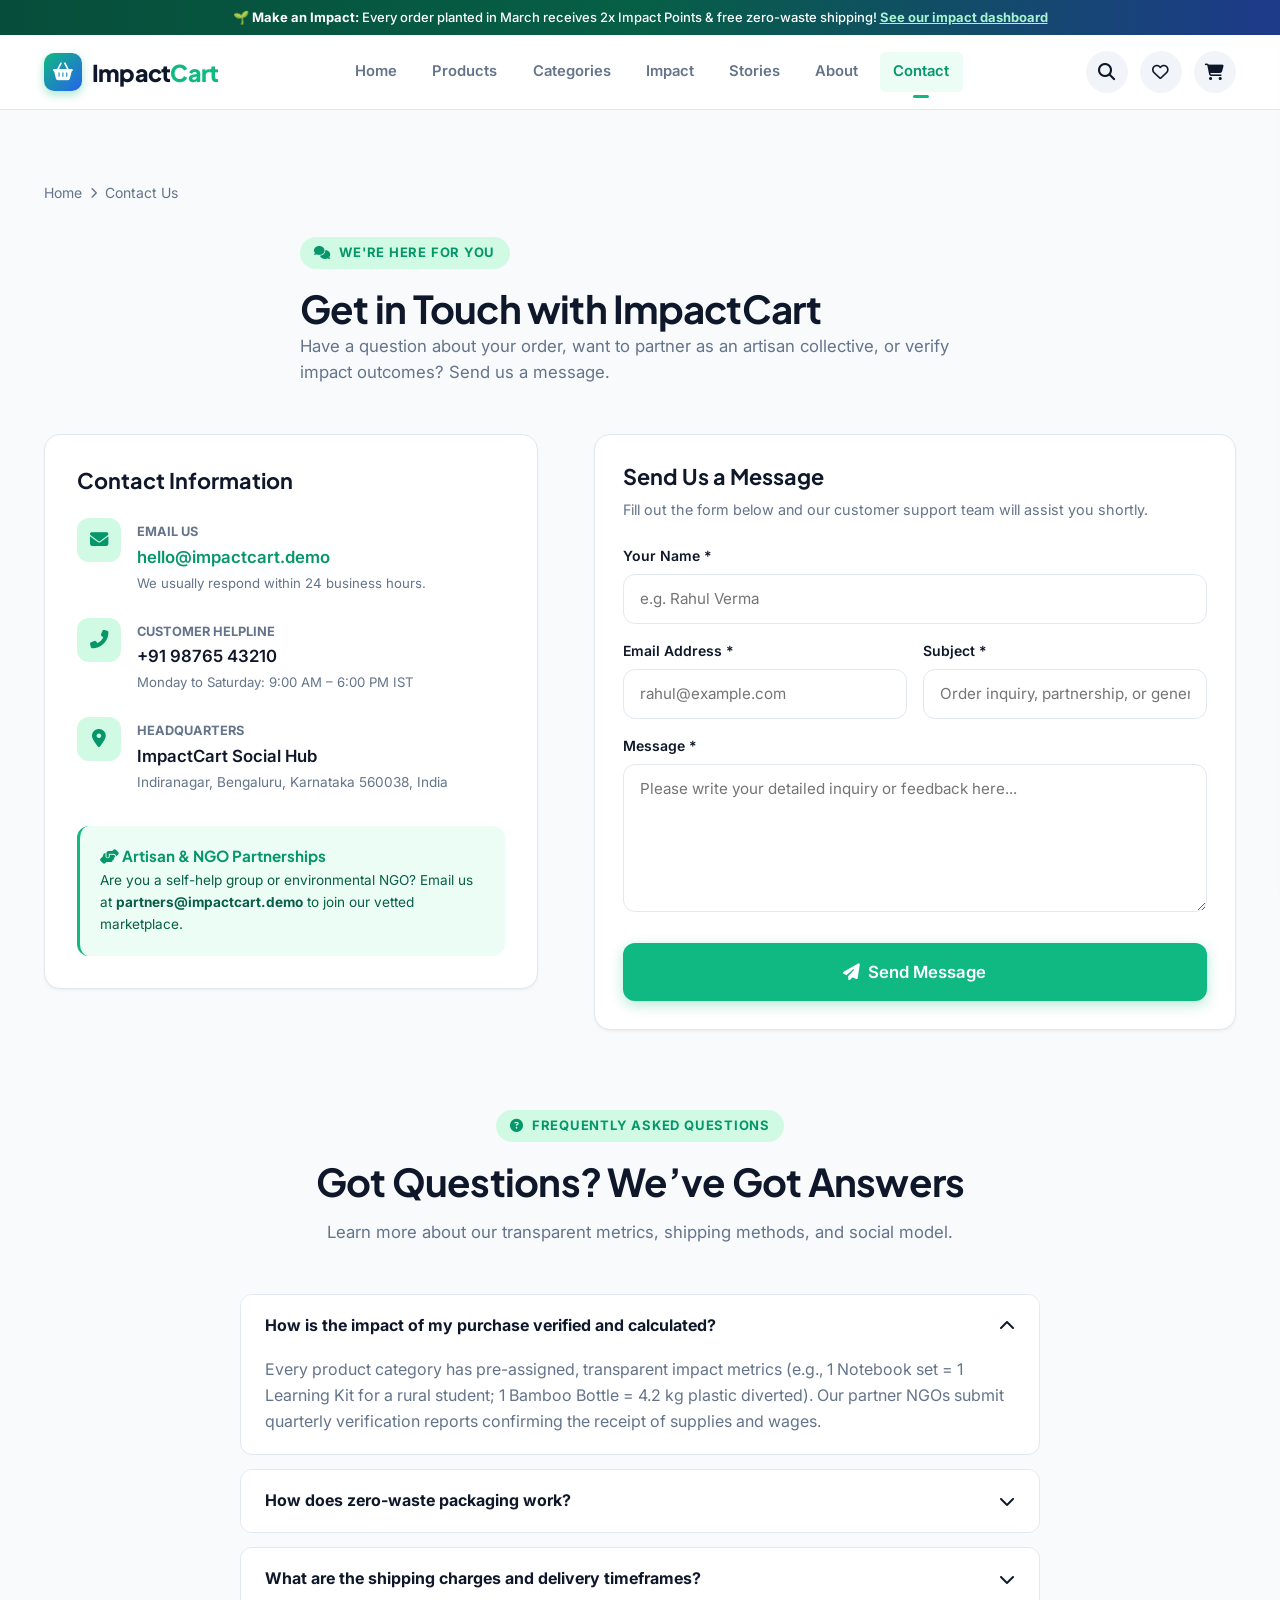
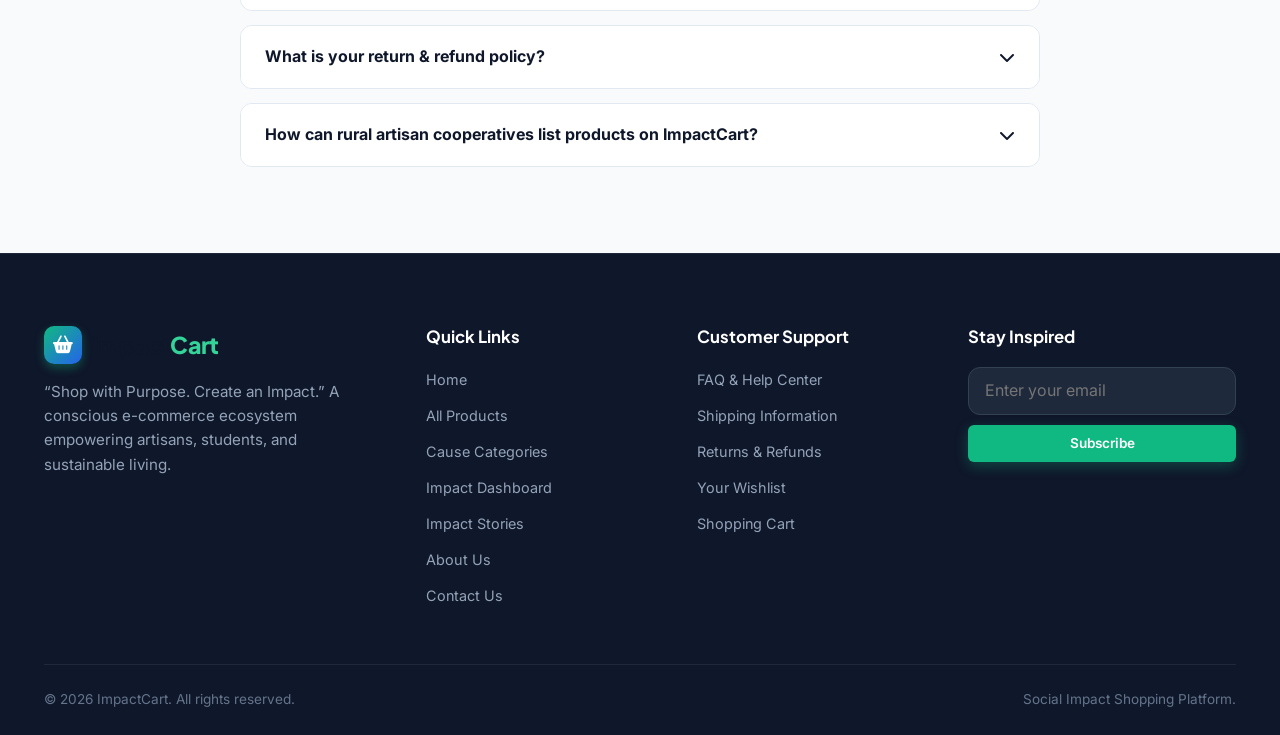
<file: contact.html>
<!DOCTYPE html>
<html lang="en">
<head>
    <meta charset="UTF-8">
    <meta name="viewport" content="width=device-width, initial-scale=1.0">
    <title>Contact Us — Get in Touch | ImpactCart</title>
    <meta name="description" content="Reach out to the ImpactCart team for customer support, artisan partnerships, or impact inquiries.">
    <!-- Google Fonts -->
    <link rel="preconnect" href="https://fonts.googleapis.com">
    <link rel="preconnect" href="https://fonts.gstatic.com" crossorigin>
    <link href="https://fonts.googleapis.com/css2?family=Inter:wght@300;400;500;600;700;800&family=Plus+Jakarta+Sans:wght@500;600;700;800&display=swap" rel="stylesheet">
    <!-- Font Awesome Icons -->
    <link rel="stylesheet" href="https://cdnjs.cloudflare.com/ajax/libs/font-awesome/6.5.1/css/all.min.css">
    <!-- Main Stylesheet -->
    <link rel="stylesheet" href="css/style.css">
</head>
<body>

    <!-- Top Notice Bar -->
    <aside class="top-notice-bar" aria-label="Announcement">
        🌱 <strong>Make an Impact:</strong> Every order planted in March receives 2x Impact Points &amp; free zero-waste shipping! <a href="impact.html">See our impact dashboard</a>
    </aside>

    <!-- Global Header Navigation -->
    <header class="site-header">
        <div class="container">
            <a href="index.html" class="brand-logo" aria-label="ImpactCart Home">
                <div class="logo-icon-wrap"><i class="fas fa-shopping-basket"></i></div>
                <div class="brand-name">Impact<span>Cart</span></div>
            </a>

            <nav class="desktop-nav" aria-label="Primary Navigation">
                <a href="index.html" class="nav-link">Home</a>
                <a href="products.html" class="nav-link">Products</a>
                <a href="categories.html" class="nav-link">Categories</a>
                <a href="impact.html" class="nav-link">Impact</a>
                <a href="stories.html" class="nav-link">Stories</a>
                <a href="about.html" class="nav-link">About</a>
                <a href="contact.html" class="nav-link active">Contact</a>
            </nav>

            <div class="header-actions">
                <button class="header-action-btn search-trigger-btn" aria-label="Open Search Dialog" title="Search Products">
                    <i class="fas fa-search"></i>
                </button>

                <a href="wishlist.html" class="header-action-btn" aria-label="View Wishlist" title="Your Wishlist">
                    <i class="far fa-heart"></i>
                    <span class="badge-count wishlist-count-badge" style="display: none;">0</span>
                </a>

                <a href="cart.html" class="header-action-btn" aria-label="View Shopping Cart" title="Shopping Cart">
                    <i class="fas fa-shopping-cart"></i>
                    <span class="badge-count cart-count-badge" style="display: none;">0</span>
                </a>

                <button class="menu-toggle-btn" aria-label="Toggle Mobile Menu" aria-expanded="false">
                    <i class="fas fa-bars"></i>
                </button>
            </div>
        </div>
    </header>

    <!-- Mobile Navigation Drawer -->
    <div class="mobile-nav-drawer" role="dialog" aria-modal="true" aria-label="Mobile Navigation">
        <div class="drawer-header">
            <a href="index.html" class="brand-logo">
                <div class="logo-icon-wrap"><i class="fas fa-shopping-basket"></i></div>
                <div class="brand-name">Impact<span>Cart</span></div>
            </a>
            <button class="header-action-btn nav-overlay" aria-label="Close Menu"><i class="fas fa-times"></i></button>
        </div>
        <nav class="drawer-nav-list">
            <a href="index.html" class="drawer-nav-link"><i class="fas fa-home"></i> Home</a>
            <a href="products.html" class="drawer-nav-link"><i class="fas fa-th-large"></i> Products</a>
            <a href="categories.html" class="drawer-nav-link"><i class="fas fa-tags"></i> Categories</a>
            <a href="impact.html" class="drawer-nav-link"><i class="fas fa-chart-line"></i> Impact Dashboard</a>
            <a href="stories.html" class="drawer-nav-link"><i class="fas fa-book-reader"></i> Impact Stories</a>
            <a href="about.html" class="drawer-nav-link"><i class="fas fa-info-circle"></i> About Us</a>
            <a href="contact.html" class="drawer-nav-link active"><i class="fas fa-envelope"></i> Contact Us</a>
            <hr style="border: 0; border-top: 1px solid var(--border-color); margin: 1rem 0;">
            <a href="wishlist.html" class="drawer-nav-link"><i class="fas fa-heart text-danger"></i> Wishlist</a>
            <a href="cart.html" class="drawer-nav-link"><i class="fas fa-shopping-cart text-emerald"></i> Cart</a>
        </nav>
    </div>
    <div class="nav-overlay"></div>

    <!-- MAIN CONTACT CONTENT -->
    <main class="section">
        <div class="container">
            <!-- Breadcrumbs -->
            <nav class="breadcrumbs" aria-label="Breadcrumb">
                <a href="index.html">Home</a>
                <i class="fas fa-chevron-right" style="font-size: 0.7rem;"></i>
                <span>Contact Us</span>
            </nav>

            <div class="section-header" style="text-align: left; margin-bottom: 3rem;">
                <div class="section-badge"><i class="fas fa-comments"></i> We're Here For You</div>
                <h1 class="heading-lg">Get in Touch with ImpactCart</h1>
                <p class="section-desc">Have a question about your order, want to partner as an artisan collective, or verify impact outcomes? Send us a message.</p>
            </div>

            <!-- 2-Column Contact Info & Form -->
            <div class="contact-layout">
                <!-- Left: Contact Details -->
                <div>
                    <div class="contact-info-card">
                        <h2 style="font-size: 1.35rem; margin-bottom: 1.5rem;">Contact Information</h2>

                        <div class="contact-item">
                            <div class="contact-icon"><i class="fas fa-envelope"></i></div>
                            <div>
                                <small style="color: var(--text-muted); font-size: 0.8rem; font-weight: 700; text-transform: uppercase;">Email Us</small>
                                <div style="font-size: 1.05rem; font-weight: 600;"><a href="mailto:hello@impactcart.demo" style="color: var(--primary-dark);">hello@impactcart.demo</a></div>
                                <p style="font-size: 0.825rem; color: var(--text-muted); margin-top: 2px;">We usually respond within 24 business hours.</p>
                            </div>
                        </div>

                        <div class="contact-item">
                            <div class="contact-icon"><i class="fas fa-phone-alt"></i></div>
                            <div>
                                <small style="color: var(--text-muted); font-size: 0.8rem; font-weight: 700; text-transform: uppercase;">Customer Helpline</small>
                                <div style="font-size: 1.05rem; font-weight: 600;"><a href="tel:+919876543210">+91 98765 43210</a></div>
                                <p style="font-size: 0.825rem; color: var(--text-muted); margin-top: 2px;">Monday to Saturday: 9:00 AM – 6:00 PM IST</p>
                            </div>
                        </div>

                        <div class="contact-item">
                            <div class="contact-icon"><i class="fas fa-map-marker-alt"></i></div>
                            <div>
                                <small style="color: var(--text-muted); font-size: 0.8rem; font-weight: 700; text-transform: uppercase;">Headquarters</small>
                                <div style="font-size: 1.05rem; font-weight: 600;">ImpactCart Social Hub</div>
                                <p style="font-size: 0.85rem; color: var(--text-muted); margin-top: 2px;">Indiranagar, Bengaluru, Karnataka 560038, India</p>
                            </div>
                        </div>

                        <div style="background: var(--primary-surface); padding: 1.25rem; border-radius: var(--radius-md); border-left: 3px solid var(--primary); margin-top: 2rem;">
                            <h4 style="font-size: 0.95rem; color: var(--primary-dark); margin-bottom: 0.35rem;"><i class="fas fa-hands-helping"></i> Artisan &amp; NGO Partnerships</h4>
                            <p style="font-size: 0.85rem; color: #065f46; margin: 0;">Are you a self-help group or environmental NGO? Email us at <strong>partners@impactcart.demo</strong> to join our vetted marketplace.</p>
                        </div>
                    </div>
                </div>

                <!-- Right: Contact Form -->
                <div class="checkout-card">
                    <h2 style="font-size: 1.35rem; margin-bottom: 0.5rem;">Send Us a Message</h2>
                    <p style="font-size: 0.9rem; color: var(--text-muted); margin-bottom: 1.5rem;">Fill out the form below and our customer support team will assist you shortly.</p>

                    <div id="contact-success-alert" style="display: none; background: #ecfdf5; border: 1.5px solid #a7f3d0; color: #065f46; padding: 1rem 1.25rem; border-radius: var(--radius-md); margin-bottom: 1.5rem; font-weight: 600;">
                        <i class="fas fa-check-circle text-emerald"></i> Thank you! Your message has been received. Our team will get back to you shortly.
                    </div>

                    <form id="contact-form">
                        <div class="form-grid">
                            <div class="form-group full-width">
                                <label for="contact-name">Your Name *</label>
                                <input type="text" id="contact-name" class="form-control" placeholder="e.g. Rahul Verma" required>
                            </div>

                            <div class="form-group">
                                <label for="contact-email">Email Address *</label>
                                <input type="email" id="contact-email" class="form-control" placeholder="rahul@example.com" required>
                            </div>

                            <div class="form-group">
                                <label for="contact-subject">Subject *</label>
                                <input type="text" id="contact-subject" class="form-control" placeholder="Order inquiry, partnership, or general feedback" required>
                            </div>

                            <div class="form-group full-width">
                                <label for="contact-message">Message *</label>
                                <textarea id="contact-message" class="form-control" rows="5" placeholder="Please write your detailed inquiry or feedback here..." required></textarea>
                            </div>
                        </div>

                        <button type="submit" id="contact-submit-btn" class="btn btn-primary btn-block btn-lg" style="margin-top: 1.5rem;">
                            <i class="fas fa-paper-plane"></i> Send Message
                        </button>
                    </form>
                </div>
            </div>

            <!-- FAQ Section Accordion -->
            <div id="faq" style="margin-top: 5rem;">
                <div class="section-header">
                    <div class="section-badge"><i class="fas fa-question-circle"></i> Frequently Asked Questions</div>
                    <h2 class="heading-lg section-title">Got Questions? We’ve Got Answers</h2>
                    <p class="section-desc">Learn more about our transparent metrics, shipping methods, and social model.</p>
                </div>

                <div style="max-width: 800px; margin: 0 auto;">
                    <!-- FAQ 1 -->
                    <div class="accordion-item active">
                        <button type="button" class="accordion-header" aria-expanded="true">
                            <span>How is the impact of my purchase verified and calculated?</span>
                            <i class="fas fa-chevron-down"></i>
                        </button>
                        <div class="accordion-body">
                            <p>Every product category has pre-assigned, transparent impact metrics (e.g., 1 Notebook set = 1 Learning Kit for a rural student; 1 Bamboo Bottle = 4.2 kg plastic diverted). Our partner NGOs submit quarterly verification reports confirming the receipt of supplies and wages.</p>
                        </div>
                    </div>

                    <!-- FAQ 2 -->
                    <div class="accordion-item">
                        <button type="button" class="accordion-header" aria-expanded="false">
                            <span>How does zero-waste packaging work?</span>
                            <i class="fas fa-chevron-down"></i>
                        </button>
                        <div class="accordion-body">
                            <p>We use 100% post-consumer recycled corrugated cardboard boxes, water-activated non-reinforced paper tape, and biodegradable plant starch filler pellets. No plastic tape, bubble wrap, or polystyrene foam is ever used in our warehouse.</p>
                        </div>
                    </div>

                    <!-- FAQ 3 -->
                    <div class="accordion-item" id="shipping">
                        <button type="button" class="accordion-header" aria-expanded="false">
                            <span>What are the shipping charges and delivery timeframes?</span>
                            <i class="fas fa-chevron-down"></i>
                        </button>
                        <div class="accordion-body">
                            <p>Standard delivery across all Indian PIN codes takes 3 to 5 business days. Shipping is flat ₹50, and <strong>100% FREE for all orders ₹999 and above</strong>. All shipments are carbon-neutral offset.</p>
                        </div>
                    </div>

                    <!-- FAQ 4 -->
                    <div class="accordion-item" id="returns">
                        <button type="button" class="accordion-header" aria-expanded="false">
                            <span>What is your return &amp; refund policy?</span>
                            <i class="fas fa-chevron-down"></i>
                        </button>
                        <div class="accordion-body">
                            <p>We offer a hassle-free 10-day return policy on all eligible non-perishable goods. If a product arrives damaged or defective, we provide an instant replacement or full refund while preserving the original social impact credit.</p>
                        </div>
                    </div>

                    <!-- FAQ 5 -->
                    <div class="accordion-item">
                        <button type="button" class="accordion-header" aria-expanded="false">
                            <span>How can rural artisan cooperatives list products on ImpactCart?</span>
                            <i class="fas fa-chevron-down"></i>
                        </button>
                        <div class="accordion-body">
                            <p>We welcome registered self-help groups, craft collectives, and regenerative farmers. Reach out via email at partners@impactcart.demo with your product catalog and cluster details for our ethical audit process.</p>
                        </div>
                    </div>
                </div>
            </div>
        </div>
    </main>

    <!-- Global Footer -->
    <footer class="site-footer">
        <div class="container">
            <div class="footer-grid">
                <div class="footer-brand">
                    <a href="index.html" class="brand-logo" style="color: #ffffff;">
                        <div class="logo-icon-wrap"><i class="fas fa-shopping-basket"></i></div>
                        <div class="brand-name">Impact<span style="color: #34d399;">Cart</span></div>
                    </a>
                    <p>“Shop with Purpose. Create an Impact.” A conscious e-commerce ecosystem empowering artisans, students, and sustainable living.</p>
                </div>

                <div class="footer-column">
                    <h4>Quick Links</h4>
                    <ul class="footer-links-list">
                        <li><a href="index.html">Home</a></li>
                        <li><a href="products.html">All Products</a></li>
                        <li><a href="categories.html">Cause Categories</a></li>
                        <li><a href="impact.html">Impact Dashboard</a></li>
                        <li><a href="stories.html">Impact Stories</a></li>
                        <li><a href="about.html">About Us</a></li>
                        <li><a href="contact.html">Contact Us</a></li>
                    </ul>
                </div>

                <div class="footer-column">
                    <h4>Customer Support</h4>
                    <ul class="footer-links-list">
                        <li><a href="contact.html#faq">FAQ &amp; Help Center</a></li>
                        <li><a href="contact.html#shipping">Shipping Information</a></li>
                        <li><a href="contact.html#returns">Returns &amp; Refunds</a></li>
                        <li><a href="wishlist.html">Your Wishlist</a></li>
                        <li><a href="cart.html">Shopping Cart</a></li>
                    </ul>
                </div>

                <div class="footer-column">
                    <h4>Stay Inspired</h4>
                    <form class="footer-newsletter" onsubmit="event.preventDefault(); Toast.show('Subscribed! 🌱', 'success'); this.reset();">
                        <input type="email" placeholder="Enter your email" required aria-label="Email">
                        <button type="submit" class="btn btn-primary btn-block btn-sm">Subscribe</button>
                    </form>
                </div>
            </div>

            <div class="footer-bottom">
                <p>&copy; 2026 ImpactCart. All rights reserved.</p>
                <p>Social Impact Shopping Platform.</p>
            </div>
        </div>
    </footer>

    <!-- Scripts -->
    <script src="js/script.js"></script>
    <script>
        document.addEventListener("DOMContentLoaded", () => {
            // Contact form submit
            const form = document.getElementById("contact-form");
            const alertBox = document.getElementById("contact-success-alert");
            const submitBtn = document.getElementById("contact-submit-btn");

            form.addEventListener("submit", (e) => {
                e.preventDefault();
                submitBtn.disabled = true;
                submitBtn.innerHTML = '<i class="fas fa-spinner fa-spin"></i> Sending Message...';

                setTimeout(() => {
                    alertBox.style.display = "block";
                    Toast.show("Thank you! Your message has been received. 📨", "success");
                    form.reset();
                    submitBtn.disabled = false;
                    submitBtn.innerHTML = '<i class="fas fa-paper-plane"></i> Send Message';
                    alertBox.scrollIntoView({ behavior: 'smooth', block: 'center' });
                }, 700);
            });

            // Accordion Logic
            const accordions = document.querySelectorAll(".accordion-header");
            accordions.forEach(header => {
                header.addEventListener("click", () => {
                    const item = header.closest(".accordion-item");
                    const isOpen = item.classList.contains("active");

                    document.querySelectorAll(".accordion-item").forEach(i => {
                        i.classList.remove("active");
                        i.querySelector(".accordion-header").setAttribute("aria-expanded", "false");
                    });

                    if (!isOpen) {
                        item.classList.add("active");
                        header.setAttribute("aria-expanded", "true");
                    }
                });
            });
        });
    </script>
</body>
</html>
</file>
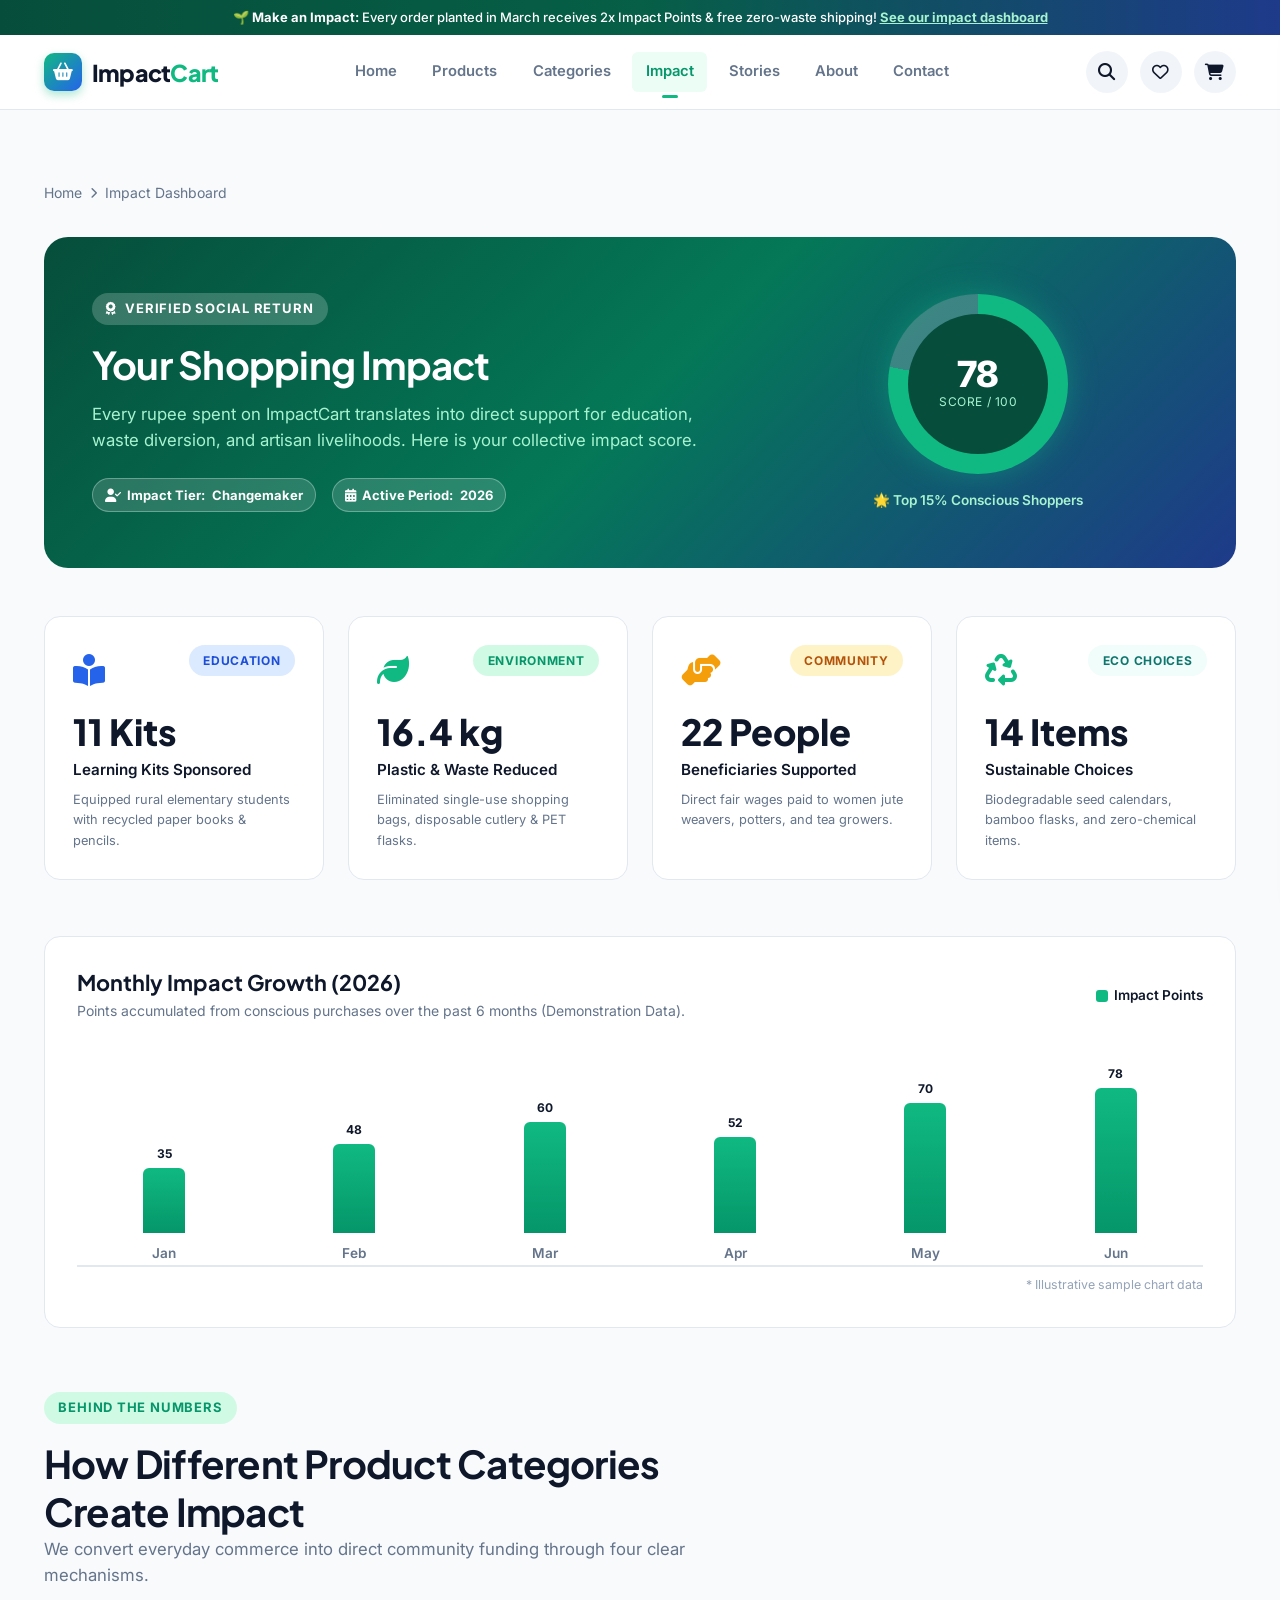
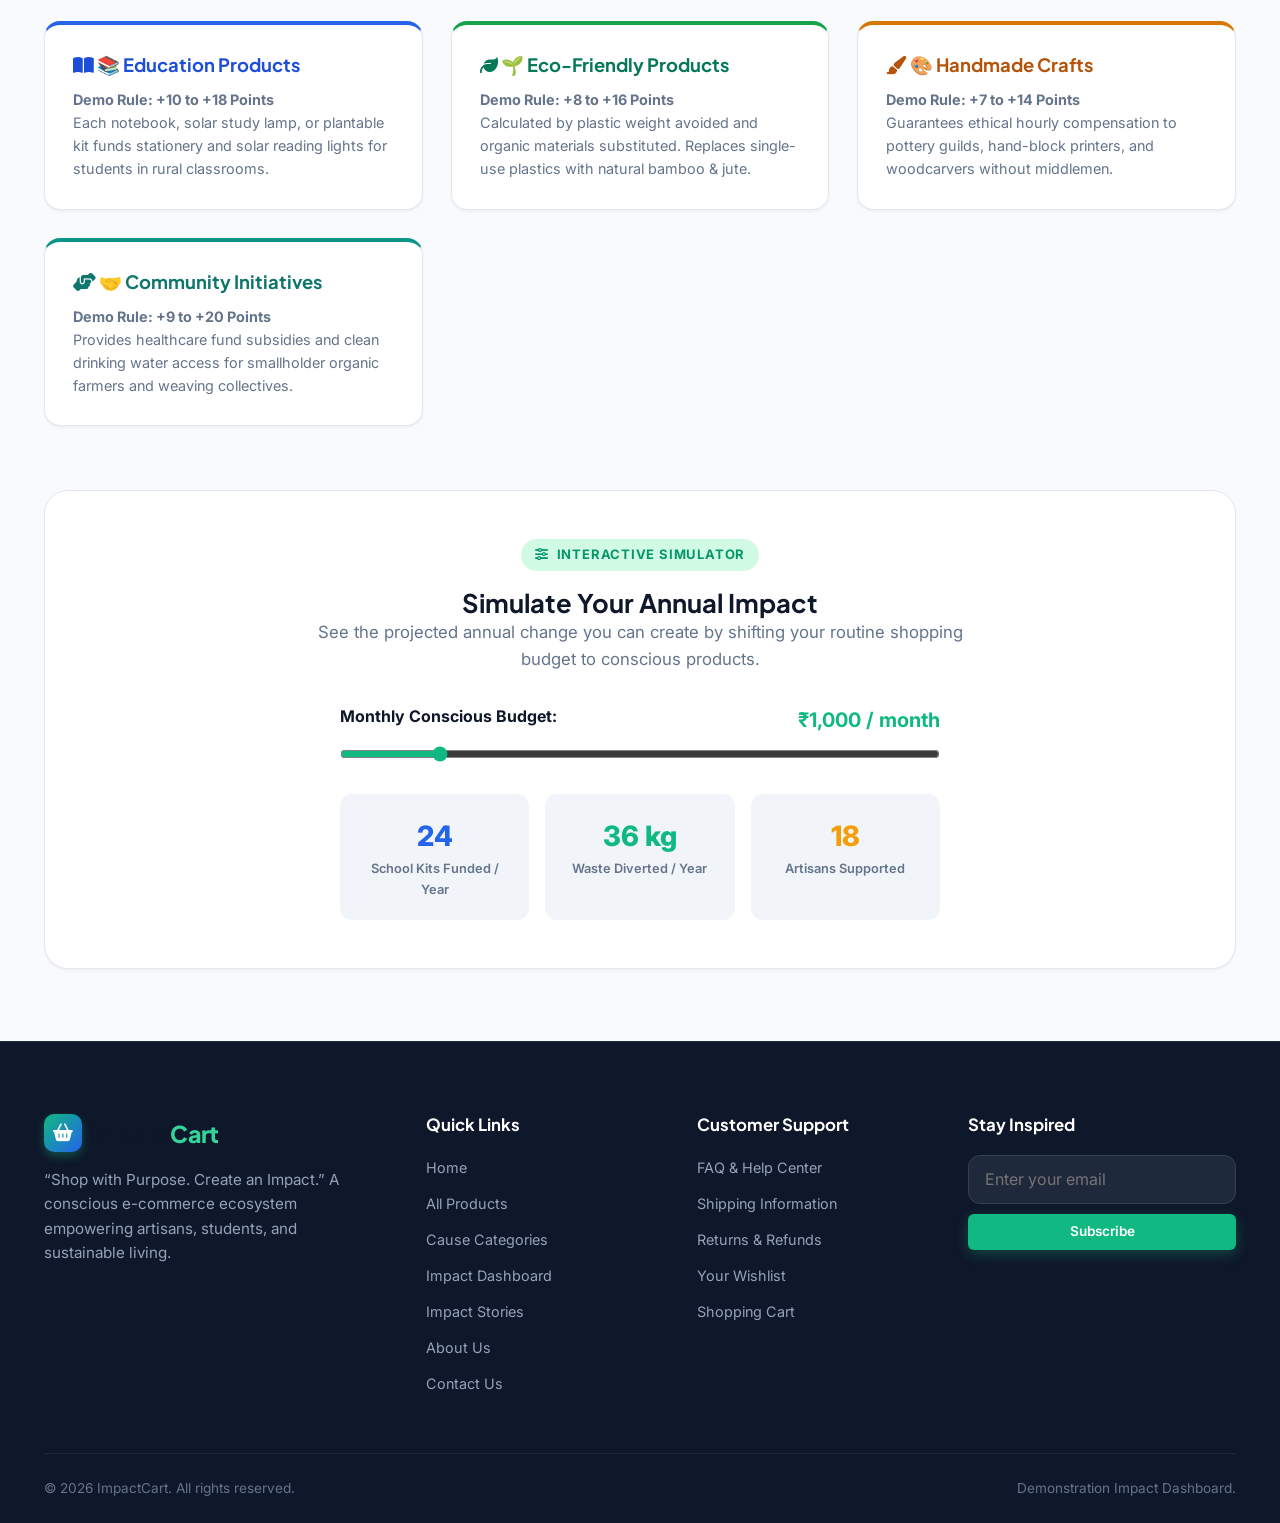
<file: impact.html>
<!DOCTYPE html>
<html lang="en">
<head>
    <meta charset="UTF-8">
    <meta name="viewport" content="width=device-width, initial-scale=1.0">
    <title>Impact Dashboard — Your Social Return | ImpactCart</title>
    <meta name="description" content="Track and visualize your personal and collective social and environmental impact score.">
    <!-- Google Fonts -->
    <link rel="preconnect" href="https://fonts.googleapis.com">
    <link rel="preconnect" href="https://fonts.gstatic.com" crossorigin>
    <link href="https://fonts.googleapis.com/css2?family=Inter:wght@300;400;500;600;700;800&family=Plus+Jakarta+Sans:wght@500;600;700;800&display=swap" rel="stylesheet">
    <!-- Font Awesome Icons -->
    <link rel="stylesheet" href="https://cdnjs.cloudflare.com/ajax/libs/font-awesome/6.5.1/css/all.min.css">
    <!-- Main Stylesheet -->
    <link rel="stylesheet" href="css/style.css">
</head>
<body>

    <!-- Top Notice Bar -->
    <aside class="top-notice-bar" aria-label="Announcement">
        🌱 <strong>Make an Impact:</strong> Every order planted in March receives 2x Impact Points &amp; free zero-waste shipping! <a href="impact.html">See our impact dashboard</a>
    </aside>

    <!-- Global Header Navigation -->
    <header class="site-header">
        <div class="container">
            <a href="index.html" class="brand-logo" aria-label="ImpactCart Home">
                <div class="logo-icon-wrap"><i class="fas fa-shopping-basket"></i></div>
                <div class="brand-name">Impact<span>Cart</span></div>
            </a>

            <nav class="desktop-nav" aria-label="Primary Navigation">
                <a href="index.html" class="nav-link">Home</a>
                <a href="products.html" class="nav-link">Products</a>
                <a href="categories.html" class="nav-link">Categories</a>
                <a href="impact.html" class="nav-link active">Impact</a>
                <a href="stories.html" class="nav-link">Stories</a>
                <a href="about.html" class="nav-link">About</a>
                <a href="contact.html" class="nav-link">Contact</a>
            </nav>

            <div class="header-actions">
                <button class="header-action-btn search-trigger-btn" aria-label="Open Search Dialog" title="Search Products">
                    <i class="fas fa-search"></i>
                </button>

                <a href="wishlist.html" class="header-action-btn" aria-label="View Wishlist" title="Your Wishlist">
                    <i class="far fa-heart"></i>
                    <span class="badge-count wishlist-count-badge" style="display: none;">0</span>
                </a>

                <a href="cart.html" class="header-action-btn" aria-label="View Shopping Cart" title="Shopping Cart">
                    <i class="fas fa-shopping-cart"></i>
                    <span class="badge-count cart-count-badge" style="display: none;">0</span>
                </a>

                <button class="menu-toggle-btn" aria-label="Toggle Mobile Menu" aria-expanded="false">
                    <i class="fas fa-bars"></i>
                </button>
            </div>
        </div>
    </header>

    <!-- Mobile Navigation Drawer -->
    <div class="mobile-nav-drawer" role="dialog" aria-modal="true" aria-label="Mobile Navigation">
        <div class="drawer-header">
            <a href="index.html" class="brand-logo">
                <div class="logo-icon-wrap"><i class="fas fa-shopping-basket"></i></div>
                <div class="brand-name">Impact<span>Cart</span></div>
            </a>
            <button class="header-action-btn nav-overlay" aria-label="Close Menu"><i class="fas fa-times"></i></button>
        </div>
        <nav class="drawer-nav-list">
            <a href="index.html" class="drawer-nav-link"><i class="fas fa-home"></i> Home</a>
            <a href="products.html" class="drawer-nav-link"><i class="fas fa-th-large"></i> Products</a>
            <a href="categories.html" class="drawer-nav-link"><i class="fas fa-tags"></i> Categories</a>
            <a href="impact.html" class="drawer-nav-link active"><i class="fas fa-chart-line"></i> Impact Dashboard</a>
            <a href="stories.html" class="drawer-nav-link"><i class="fas fa-book-reader"></i> Impact Stories</a>
            <a href="about.html" class="drawer-nav-link"><i class="fas fa-info-circle"></i> About Us</a>
            <a href="contact.html" class="drawer-nav-link"><i class="fas fa-envelope"></i> Contact Us</a>
            <hr style="border: 0; border-top: 1px solid var(--border-color); margin: 1rem 0;">
            <a href="wishlist.html" class="drawer-nav-link"><i class="fas fa-heart text-danger"></i> Wishlist</a>
            <a href="cart.html" class="drawer-nav-link"><i class="fas fa-shopping-cart text-emerald"></i> Cart</a>
        </nav>
    </div>
    <div class="nav-overlay"></div>

    <!-- MAIN DASHBOARD CONTENT -->
    <main class="section">
        <div class="container">
            <!-- Breadcrumbs -->
            <nav class="breadcrumbs" aria-label="Breadcrumb">
                <a href="index.html">Home</a>
                <i class="fas fa-chevron-right" style="font-size: 0.7rem;"></i>
                <span>Impact Dashboard</span>
            </nav>

            <!-- Dashboard Hero with Circular Score Gauge -->
            <div class="impact-dashboard-hero">
                <div>
                    <div class="section-badge" style="background: rgba(255,255,255,0.2); color: #ffffff;">
                        <i class="fas fa-award"></i> Verified Social Return
                    </div>
                    <h1 class="heading-lg" style="color: #ffffff; margin-bottom: 0.75rem;">Your Shopping Impact</h1>
                    <p style="color: #a7f3d0; font-size: 1.05rem; margin-bottom: 1.5rem; line-height: 1.6;">
                        Every rupee spent on ImpactCart translates into direct support for education, waste diversion, and artisan livelihoods. Here is your collective impact score.
                    </p>
                    <div style="display: flex; gap: 1rem; flex-wrap: wrap;">
                        <span class="impact-pill" style="background: rgba(255,255,255,0.15); color: #ffffff; border-color: rgba(255,255,255,0.3);">
                            <i class="fas fa-user-check"></i> Impact Tier: <strong>Changemaker</strong>
                        </span>
                        <span class="impact-pill" style="background: rgba(255,255,255,0.15); color: #ffffff; border-color: rgba(255,255,255,0.3);">
                            <i class="fas fa-calendar-alt"></i> Active Period: <strong>2026</strong>
                        </span>
                    </div>
                </div>

                <!-- Circular Progress Score -->
                <div class="score-gauge-wrap">
                    <div class="circular-gauge" id="score-gauge">
                        <div class="circular-gauge-inner">
                            <span class="gauge-score-num" id="impact-score-num">78</span>
                            <span class="gauge-score-label">Score / 100</span>
                        </div>
                    </div>
                    <div style="margin-top: 1rem; text-align: center; color: #a7f3d0; font-size: 0.85rem; font-weight: 600;">
                        🌟 Top 15% Conscious Shoppers
                    </div>
                </div>
            </div>

            <!-- 4 Big Impact Metric Cards -->
            <div class="stats-grid" style="margin-bottom: 3.5rem;">
                <div class="stat-card" style="background: #ffffff; text-align: left; padding: 1.75rem;">
                    <div style="display: flex; justify-content: space-between; align-items: flex-start; margin-bottom: 1rem;">
                        <span class="stat-icon text-blue" style="margin: 0;"><i class="fas fa-book-reader"></i></span>
                        <span class="section-badge blue" style="margin: 0; font-size: 0.75rem;">Education</span>
                    </div>
                    <div class="stat-number text-blue" id="dash-edu-kits" data-target="12" data-suffix=" Kits">12 Kits</div>
                    <div class="stat-label" style="font-size: 0.95rem; color: var(--text-main);">Learning Kits Sponsored</div>
                    <p style="font-size: 0.8rem; color: var(--text-muted); margin-top: 0.5rem;">Equipped rural elementary students with recycled paper books &amp; pencils.</p>
                </div>

                <div class="stat-card" style="background: #ffffff; text-align: left; padding: 1.75rem;">
                    <div style="display: flex; justify-content: space-between; align-items: flex-start; margin-bottom: 1rem;">
                        <span class="stat-icon text-emerald" style="margin: 0;"><i class="fas fa-leaf"></i></span>
                        <span class="section-badge" style="margin: 0; font-size: 0.75rem;">Environment</span>
                    </div>
                    <div class="stat-number text-emerald" id="dash-waste-kg" data-target="18" data-suffix=".4 kg">18.4 kg</div>
                    <div class="stat-label" style="font-size: 0.95rem; color: var(--text-main);">Plastic &amp; Waste Reduced</div>
                    <p style="font-size: 0.8rem; color: var(--text-muted); margin-top: 0.5rem;">Eliminated single-use shopping bags, disposable cutlery &amp; PET flasks.</p>
                </div>

                <div class="stat-card" style="background: #ffffff; text-align: left; padding: 1.75rem;">
                    <div style="display: flex; justify-content: space-between; align-items: flex-start; margin-bottom: 1rem;">
                        <span class="stat-icon text-amber" style="margin: 0;"><i class="fas fa-hands-helping"></i></span>
                        <span class="section-badge" style="background: #fef3c7; color: #b45309; margin: 0; font-size: 0.75rem;">Community</span>
                    </div>
                    <div class="stat-number text-amber" id="dash-beneficiaries" data-target="24" data-suffix=" People">24 People</div>
                    <div class="stat-label" style="font-size: 0.95rem; color: var(--text-main);">Beneficiaries Supported</div>
                    <p style="font-size: 0.8rem; color: var(--text-muted); margin-top: 0.5rem;">Direct fair wages paid to women jute weavers, potters, and tea growers.</p>
                </div>

                <div class="stat-card" style="background: #ffffff; text-align: left; padding: 1.75rem;">
                    <div style="display: flex; justify-content: space-between; align-items: flex-start; margin-bottom: 1rem;">
                        <span class="stat-icon text-emerald" style="margin: 0;"><i class="fas fa-recycle"></i></span>
                        <span class="section-badge" style="background: #f0fdfa; color: #0f766e; margin: 0; font-size: 0.75rem;">Eco Choices</span>
                    </div>
                    <div class="stat-number text-emerald" id="dash-eco-choices" data-target="15" data-suffix=" Items">15 Items</div>
                    <div class="stat-label" style="font-size: 0.95rem; color: var(--text-main);">Sustainable Choices</div>
                    <p style="font-size: 0.8rem; color: var(--text-muted); margin-top: 0.5rem;">Biodegradable seed calendars, bamboo flasks, and zero-chemical items.</p>
                </div>
            </div>

            <!-- Monthly Impact History Chart (Pure CSS Bars) -->
            <div class="chart-card">
                <div style="display: flex; justify-content: space-between; align-items: center; margin-bottom: 1.5rem; flex-wrap: wrap; gap: 1rem;">
                    <div>
                        <h2 style="font-size: 1.35rem; margin-bottom: 0.25rem;">Monthly Impact Growth (2026)</h2>
                        <p style="font-size: 0.875rem; color: var(--text-muted);">Points accumulated from conscious purchases over the past 6 months (Demonstration Data).</p>
                    </div>
                    <div style="display: flex; align-items: center; gap: 1rem; font-size: 0.85rem; font-weight: 600;">
                        <span style="display: flex; align-items: center; gap: 0.4rem;"><span style="width: 12px; height: 12px; border-radius: 3px; background: var(--primary);"></span> Impact Points</span>
                    </div>
                </div>

                <div class="chart-bars-wrap">
                    <div class="chart-bar-group">
                        <div class="chart-bar" style="height: 35%;" title="January: 35 pts">
                            <span class="chart-bar-val">35</span>
                        </div>
                        <span class="chart-month-label">Jan</span>
                    </div>
                    <div class="chart-bar-group">
                        <div class="chart-bar" style="height: 48%;" title="February: 48 pts">
                            <span class="chart-bar-val">48</span>
                        </div>
                        <span class="chart-month-label">Feb</span>
                    </div>
                    <div class="chart-bar-group">
                        <div class="chart-bar" style="height: 60%;" title="March: 60 pts">
                            <span class="chart-bar-val">60</span>
                        </div>
                        <span class="chart-month-label">Mar</span>
                    </div>
                    <div class="chart-bar-group">
                        <div class="chart-bar" style="height: 52%;" title="April: 52 pts">
                            <span class="chart-bar-val">52</span>
                        </div>
                        <span class="chart-month-label">Apr</span>
                    </div>
                    <div class="chart-bar-group">
                        <div class="chart-bar" style="height: 70%;" title="May: 70 pts">
                            <span class="chart-bar-val">70</span>
                        </div>
                        <span class="chart-month-label">May</span>
                    </div>
                    <div class="chart-bar-group">
                        <div class="chart-bar" style="height: 78%;" title="June: 78 pts">
                            <span class="chart-bar-val">78</span>
                        </div>
                        <span class="chart-month-label">Jun</span>
                    </div>
                </div>
                <div style="font-size: 0.775rem; color: var(--text-light); text-align: right; margin-top: 0.5rem;">* Illustrative sample chart data</div>
            </div>

            <!-- How Your Purchase Helps Section -->
            <div class="section-header" style="text-align: left; margin: 4rem 0 2rem;">
                <div class="section-badge">Behind the Numbers</div>
                <h2 class="heading-lg">How Different Product Categories Create Impact</h2>
                <p class="section-desc">We convert everyday commerce into direct community funding through four clear mechanisms.</p>
            </div>

            <div class="product-grid" style="grid-template-columns: repeat(auto-fill, minmax(280px, 1fr)); gap: 1.75rem; margin-bottom: 4rem;">
                <div class="cart-card" style="border-top: 4px solid #2563eb;">
                    <h3 style="font-size: 1.15rem; margin-bottom: 0.75rem; color: #1d4ed8;"><i class="fas fa-book-open"></i> 📚 Education Products</h3>
                    <p style="font-size: 0.9rem; color: var(--text-muted); line-height: 1.6;">
                        <strong>Demo Rule: +10 to +18 Points</strong><br>
                        Each notebook, solar study lamp, or plantable kit funds stationery and solar reading lights for students in rural classrooms.
                    </p>
                </div>

                <div class="cart-card" style="border-top: 4px solid #16a34a;">
                    <h3 style="font-size: 1.15rem; margin-bottom: 0.75rem; color: #047857;"><i class="fas fa-leaf"></i> 🌱 Eco-Friendly Products</h3>
                    <p style="font-size: 0.9rem; color: var(--text-muted); line-height: 1.6;">
                        <strong>Demo Rule: +8 to +16 Points</strong><br>
                        Calculated by plastic weight avoided and organic materials substituted. Replaces single-use plastics with natural bamboo &amp; jute.
                    </p>
                </div>

                <div class="cart-card" style="border-top: 4px solid #d97706;">
                    <h3 style="font-size: 1.15rem; margin-bottom: 0.75rem; color: #b45309;"><i class="fas fa-paint-brush"></i> 🎨 Handmade Crafts</h3>
                    <p style="font-size: 0.9rem; color: var(--text-muted); line-height: 1.6;">
                        <strong>Demo Rule: +7 to +14 Points</strong><br>
                        Guarantees ethical hourly compensation to pottery guilds, hand-block printers, and woodcarvers without middlemen.
                    </p>
                </div>

                <div class="cart-card" style="border-top: 4px solid #0d9488;">
                    <h3 style="font-size: 1.15rem; margin-bottom: 0.75rem; color: #0f766e;"><i class="fas fa-hands-helping"></i> 🤝 Community Initiatives</h3>
                    <p style="font-size: 0.9rem; color: var(--text-muted); line-height: 1.6;">
                        <strong>Demo Rule: +9 to +20 Points</strong><br>
                        Provides healthcare fund subsidies and clean drinking water access for smallholder organic farmers and weaving collectives.
                    </p>
                </div>
            </div>

            <!-- Interactive Impact Budget Simulator -->
            <div style="background: var(--bg-surface); border: 1.5px solid var(--border-color); border-radius: var(--radius-xl); padding: 3rem 2.5rem; box-shadow: var(--shadow-sm);">
                <div class="section-header" style="margin-bottom: 2rem;">
                    <div class="section-badge"><i class="fas fa-sliders-h"></i> Interactive Simulator</div>
                    <h2 class="heading-md">Simulate Your Annual Impact</h2>
                    <p class="section-desc">See the projected annual change you can create by shifting your routine shopping budget to conscious products.</p>
                </div>

                <div style="max-width: 600px; margin: 0 auto;">
                    <div style="display: flex; justify-content: space-between; font-weight: 700; margin-bottom: 0.5rem;">
                        <span>Monthly Conscious Budget:</span>
                        <span id="sim-budget-display" class="text-emerald" style="font-size: 1.25rem;">₹1,000 / month</span>
                    </div>
                    <input type="range" id="sim-budget-slider" min="250" max="5000" step="250" value="1000" style="width: 100%; accent-color: var(--primary); margin-bottom: 2rem;">

                    <div style="display: grid; grid-template-columns: repeat(3, 1fr); gap: 1rem; text-align: center;">
                        <div style="background: var(--bg-subtle); padding: 1.25rem; border-radius: var(--radius-md);">
                            <div id="sim-edu-result" style="font-size: 1.75rem; font-weight: 800; color: var(--secondary);">24</div>
                            <div style="font-size: 0.8rem; color: var(--text-muted); font-weight: 600;">School Kits Funded / Year</div>
                        </div>
                        <div style="background: var(--bg-subtle); padding: 1.25rem; border-radius: var(--radius-md);">
                            <div id="sim-waste-result" style="font-size: 1.75rem; font-weight: 800; color: var(--primary);">36 kg</div>
                            <div style="font-size: 0.8rem; color: var(--text-muted); font-weight: 600;">Waste Diverted / Year</div>
                        </div>
                        <div style="background: var(--bg-subtle); padding: 1.25rem; border-radius: var(--radius-md);">
                            <div id="sim-artisans-result" style="font-size: 1.75rem; font-weight: 800; color: var(--accent-amber);">18</div>
                            <div style="font-size: 0.8rem; color: var(--text-muted); font-weight: 600;">Artisans Supported</div>
                        </div>
                    </div>
                </div>
            </div>
        </div>
    </main>

    <!-- Global Footer -->
    <footer class="site-footer">
        <div class="container">
            <div class="footer-grid">
                <div class="footer-brand">
                    <a href="index.html" class="brand-logo" style="color: #ffffff;">
                        <div class="logo-icon-wrap"><i class="fas fa-shopping-basket"></i></div>
                        <div class="brand-name">Impact<span style="color: #34d399;">Cart</span></div>
                    </a>
                    <p>“Shop with Purpose. Create an Impact.” A conscious e-commerce ecosystem empowering artisans, students, and sustainable living.</p>
                </div>

                <div class="footer-column">
                    <h4>Quick Links</h4>
                    <ul class="footer-links-list">
                        <li><a href="index.html">Home</a></li>
                        <li><a href="products.html">All Products</a></li>
                        <li><a href="categories.html">Cause Categories</a></li>
                        <li><a href="impact.html">Impact Dashboard</a></li>
                        <li><a href="stories.html">Impact Stories</a></li>
                        <li><a href="about.html">About Us</a></li>
                        <li><a href="contact.html">Contact Us</a></li>
                    </ul>
                </div>

                <div class="footer-column">
                    <h4>Customer Support</h4>
                    <ul class="footer-links-list">
                        <li><a href="contact.html#faq">FAQ &amp; Help Center</a></li>
                        <li><a href="contact.html#shipping">Shipping Information</a></li>
                        <li><a href="contact.html#returns">Returns &amp; Refunds</a></li>
                        <li><a href="wishlist.html">Your Wishlist</a></li>
                        <li><a href="cart.html">Shopping Cart</a></li>
                    </ul>
                </div>

                <div class="footer-column">
                    <h4>Stay Inspired</h4>
                    <form class="footer-newsletter" onsubmit="event.preventDefault(); Toast.show('Subscribed! 🌱', 'success'); this.reset();">
                        <input type="email" placeholder="Enter your email" required aria-label="Email">
                        <button type="submit" class="btn btn-primary btn-block btn-sm">Subscribe</button>
                    </form>
                </div>
            </div>

            <div class="footer-bottom">
                <p>&copy; 2026 ImpactCart. All rights reserved.</p>
                <p>Demonstration Impact Dashboard.</p>
            </div>
        </div>
    </footer>

    <!-- Scripts -->
    <script src="js/script.js"></script>
    <script>
        document.addEventListener("DOMContentLoaded", () => {
            // Load cumulative impact
            const impact = StateManager.getCumulativeImpact();
            
            document.getElementById("impact-score-num").textContent = impact.totalImpactPoints;
            document.getElementById("dash-edu-kits").textContent = `${impact.learningKits} Kits`;
            document.getElementById("dash-waste-kg").textContent = `${impact.wasteReducedKg} kg`;
            document.getElementById("dash-beneficiaries").textContent = `${impact.communityBeneficiaries} People`;
            document.getElementById("dash-eco-choices").textContent = `${impact.ecoChoices} Items`;

            // Adjust conic gradient based on score
            const deg = Math.min(360, Math.round((impact.totalImpactPoints / 100) * 360));
            document.getElementById("score-gauge").style.background = `conic-gradient(#10b981 0deg ${deg}deg, rgba(255, 255, 255, 0.2) ${deg}deg 360deg)`;

            // Simulator logic
            const slider = document.getElementById("sim-budget-slider");
            const display = document.getElementById("sim-budget-display");
            const eduRes = document.getElementById("sim-edu-result");
            const wasteRes = document.getElementById("sim-waste-result");
            const artRes = document.getElementById("sim-artisans-result");

            function updateSimulator() {
                const val = parseInt(slider.value);
                display.textContent = `₹${val.toLocaleString()} / month`;
                
                // Simulation formula
                const annualEdu = Math.round((val / 1000) * 24);
                const annualWaste = Math.round((val / 1000) * 36);
                const annualArtisans = Math.round((val / 1000) * 18);

                eduRes.textContent = annualEdu;
                wasteRes.textContent = `${annualWaste} kg`;
                artRes.textContent = annualArtisans;
            }

            slider.addEventListener("input", updateSimulator);
            updateSimulator();
        });
    </script>
</body>
</html>
</file>
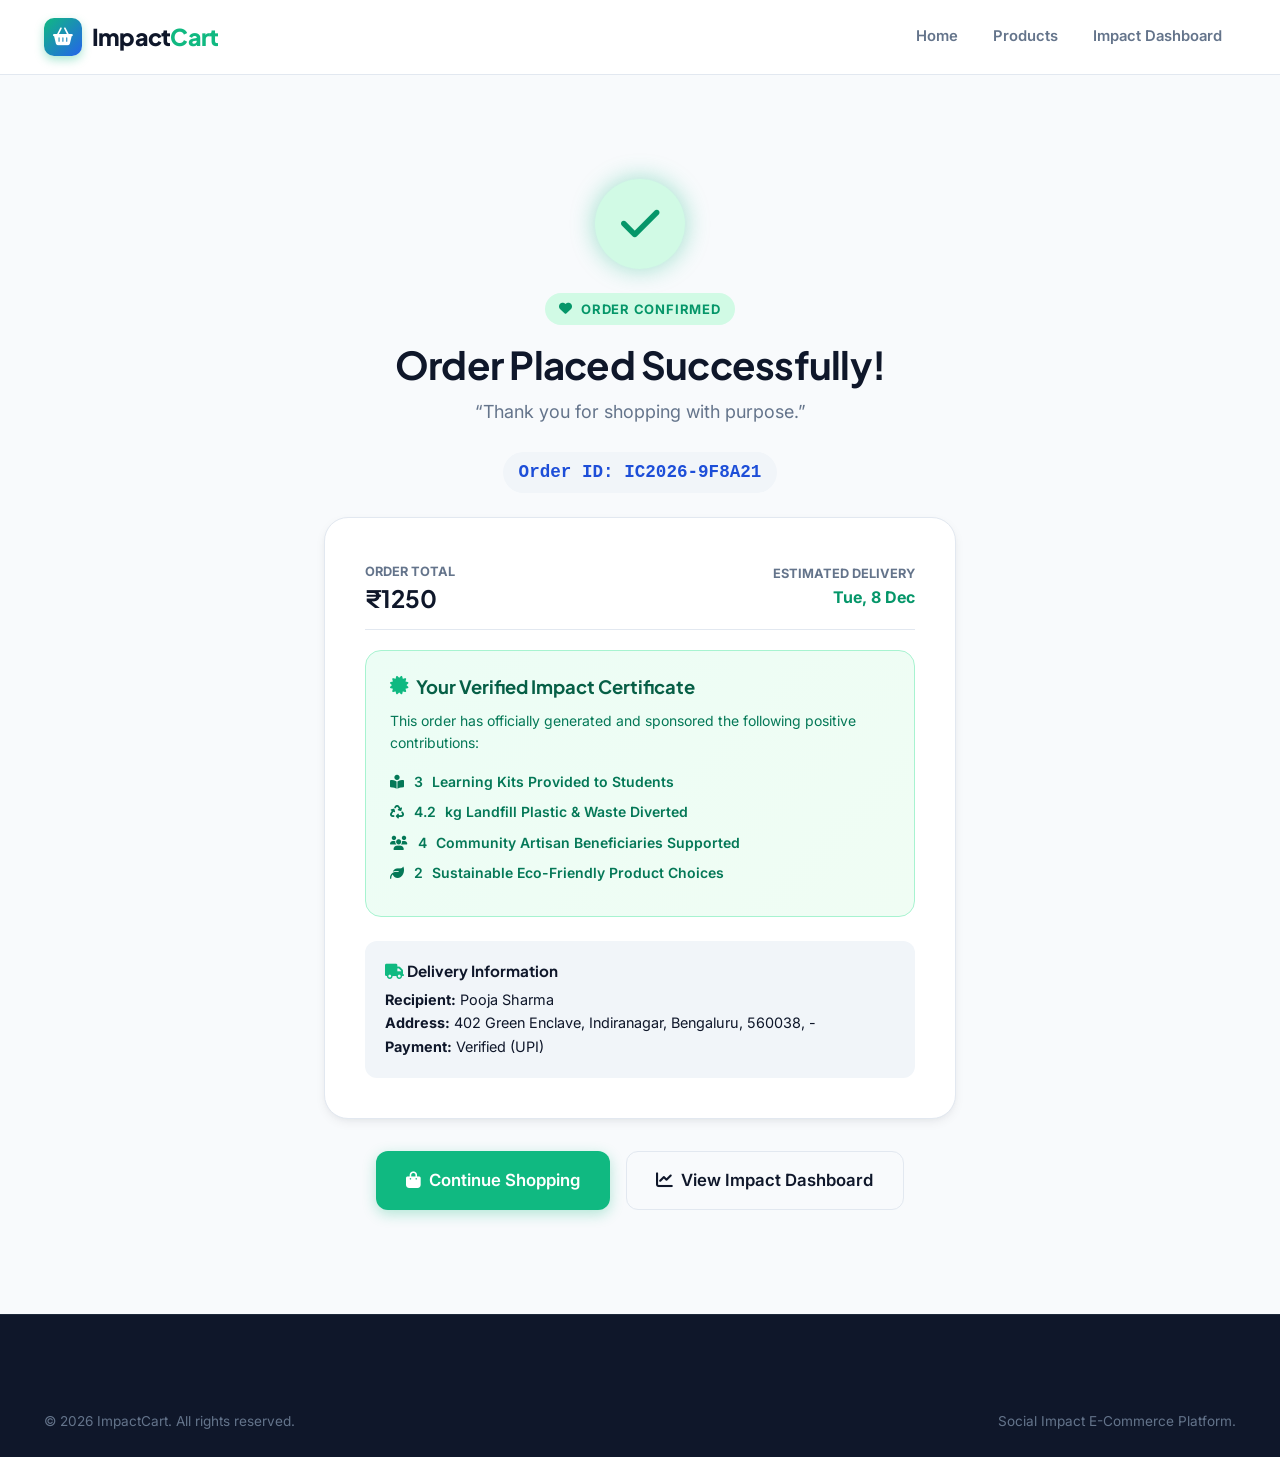
<file: order-success.html>
<!DOCTYPE html>
<html lang="en">
<head>
    <meta charset="UTF-8">
    <meta name="viewport" content="width=device-width, initial-scale=1.0">
    <title>Order Placed Successfully! — ImpactCart</title>
    <meta name="description" content="Thank you for shopping with purpose. Your conscious order has been verified and registered.">
    <!-- Google Fonts -->
    <link rel="preconnect" href="https://fonts.googleapis.com">
    <link rel="preconnect" href="https://fonts.gstatic.com" crossorigin>
    <link href="https://fonts.googleapis.com/css2?family=Inter:wght@300;400;500;600;700;800&family=Plus+Jakarta+Sans:wght@500;600;700;800&display=swap" rel="stylesheet">
    <!-- Font Awesome Icons -->
    <link rel="stylesheet" href="https://cdnjs.cloudflare.com/ajax/libs/font-awesome/6.5.1/css/all.min.css">
    <!-- Main Stylesheet -->
    <link rel="stylesheet" href="css/style.css">
</head>
<body>

    <!-- Global Header -->
    <header class="site-header">
        <div class="container">
            <a href="index.html" class="brand-logo" aria-label="ImpactCart Home">
                <div class="logo-icon-wrap"><i class="fas fa-shopping-basket"></i></div>
                <div class="brand-name">Impact<span>Cart</span></div>
            </a>

            <nav class="desktop-nav">
                <a href="index.html" class="nav-link">Home</a>
                <a href="products.html" class="nav-link">Products</a>
                <a href="impact.html" class="nav-link">Impact Dashboard</a>
            </nav>
        </div>
    </header>

    <!-- MAIN SUCCESS CONTENT -->
    <main class="section">
        <div class="container success-container">
            <!-- Animated Success Checkmark -->
            <div class="success-icon-wrap">
                <i class="fas fa-check"></i>
            </div>

            <div class="section-badge"><i class="fas fa-heart"></i> Order Confirmed</div>
            <h1 class="heading-lg" style="margin-bottom: 0.5rem;">Order Placed Successfully!</h1>
            <p class="text-lead" style="margin-bottom: 1rem;">“Thank you for shopping with purpose.”</p>
            
            <div>
                <span class="order-id-badge" id="success-order-id">Order ID: IC2026-DEMO</span>
            </div>

            <!-- Receipt & Impact Certificate Card -->
            <div class="success-card">
                <div style="display: flex; justify-content: space-between; align-items: center; border-bottom: 1px solid var(--border-color); padding-bottom: 1rem; margin-bottom: 1.25rem;">
                    <div>
                        <small style="color: var(--text-muted); font-size: 0.8rem; text-transform: uppercase; font-weight: 700;">Order Total</small>
                        <h2 style="font-size: 1.5rem; color: var(--text-main);" id="success-order-total">₹0</h2>
                    </div>
                    <div style="text-align: right;">
                        <small style="color: var(--text-muted); font-size: 0.8rem; text-transform: uppercase; font-weight: 700;">Estimated Delivery</small>
                        <div style="font-weight: 700; color: var(--primary-dark);" id="success-delivery-date">3 - 5 Business Days</div>
                    </div>
                </div>

                <!-- Your Impact Section -->
                <div class="cart-impact-card" style="margin-bottom: 1.5rem;">
                    <h3 style="color: #065f46; font-size: 1.15rem; margin-bottom: 0.75rem; display: flex; align-items: center; gap: 0.5rem;">
                        <i class="fas fa-certificate text-emerald"></i> Your Verified Impact Certificate
                    </h3>
                    <p style="font-size: 0.875rem; color: #047857; margin-bottom: 1rem;">
                        This order has officially generated and sponsored the following positive contributions:
                    </p>

                    <div class="impact-metric-row">
                        <i class="fas fa-book-reader"></i>
                        <span id="succ-learning-kits">0</span> Learning Kits Provided to Students
                    </div>
                    <div class="impact-metric-row">
                        <i class="fas fa-recycle"></i>
                        <span id="succ-waste-kg">0</span> kg Landfill Plastic &amp; Waste Diverted
                    </div>
                    <div class="impact-metric-row">
                        <i class="fas fa-users"></i>
                        <span id="succ-beneficiaries">0</span> Community Artisan Beneficiaries Supported
                    </div>
                    <div class="impact-metric-row">
                        <i class="fas fa-leaf"></i>
                        <span id="succ-eco-choices">0</span> Sustainable Eco-Friendly Product Choices
                    </div>
                </div>

                <!-- Delivery Details Summary -->
                <div style="background: var(--bg-subtle); padding: 1.25rem; border-radius: var(--radius-md); font-size: 0.9rem; line-height: 1.6;">
                    <h4 style="font-size: 0.95rem; margin-bottom: 0.5rem;"><i class="fas fa-truck text-emerald"></i> Delivery Information</h4>
                    <p style="margin: 0; color: var(--text-main);">
                        <strong>Recipient:</strong> <span id="succ-name">Conscious Customer</span><br>
                        <strong>Address:</strong> <span id="succ-address">Standard Eco-Delivery Route</span><br>
                        <strong>Payment:</strong> <span id="succ-payment">PAID VIA UPI</span>
                    </p>
                </div>
            </div>

            <!-- Action Buttons -->
            <div style="display: flex; justify-content: center; gap: 1rem; flex-wrap: wrap;">
                <a href="products.html" class="btn btn-primary btn-lg">
                    <i class="fas fa-shopping-bag"></i> Continue Shopping
                </a>
                <a href="impact.html" class="btn btn-outline btn-lg">
                    <i class="fas fa-chart-line"></i> View Impact Dashboard
                </a>
            </div>
        </div>
    </main>

    <!-- Global Footer -->
    <footer class="site-footer">
        <div class="container">
            <div class="footer-bottom" style="border: none; padding: 1.5rem 0;">
                <p>&copy; 2026 ImpactCart. All rights reserved.</p>
                <p>Social Impact E-Commerce Platform.</p>
            </div>
        </div>
    </footer>

    <!-- Scripts -->
    <script src="js/script.js"></script>
    <script>
        document.addEventListener("DOMContentLoaded", () => {
            const urlParams = new URLSearchParams(window.location.search);
            const orderId = urlParams.get("orderId");
            const orders = StateManager.getOrders();
            
            // Find order
            const currentOrder = orders.find(o => o.id === orderId) || orders[0] || {
                id: "IC2026-9F8A21",
                customer: {
                    name: "Pooja Sharma",
                    address: "402 Green Enclave, Indiranagar, Bengaluru, 560038"
                },
                paymentMethod: "UPI",
                calcs: { total: 1250 },
                impact: {
                    learningKits: 3,
                    wasteReducedKg: 4.2,
                    communityBeneficiaries: 4,
                    ecoChoices: 2
                }
            };

            document.getElementById("success-order-id").textContent = `Order ID: ${currentOrder.id}`;
            document.getElementById("success-order-total").textContent = `₹${currentOrder.calcs ? currentOrder.calcs.total : 1250}`;
            
            // Calculate 4 days in future
            const deliveryDate = new Date();
            deliveryDate.setDate(deliveryDate.getDate() + 4);
            document.getElementById("success-delivery-date").textContent = deliveryDate.toLocaleDateString("en-IN", {
                weekday: 'short',
                month: 'short',
                day: 'numeric'
            });

            // Impact details
            const imp = currentOrder.impact || {};
            document.getElementById("succ-learning-kits").textContent = imp.learningKits || 3;
            document.getElementById("succ-waste-kg").textContent = imp.wasteReducedKg || 4.2;
            document.getElementById("succ-beneficiaries").textContent = imp.communityBeneficiaries || 4;
            document.getElementById("succ-eco-choices").textContent = imp.ecoChoices || 2;

            if (currentOrder.customer) {
                document.getElementById("succ-name").textContent = currentOrder.customer.name;
                document.getElementById("succ-address").textContent = `${currentOrder.customer.address}, ${currentOrder.customer.city || ''} - ${currentOrder.customer.pincode || ''}`;
                document.getElementById("succ-payment").textContent = `Verified (${currentOrder.paymentMethod || 'UPI'})`;
            }
        });
    </script>
</body>
</html>
</file>
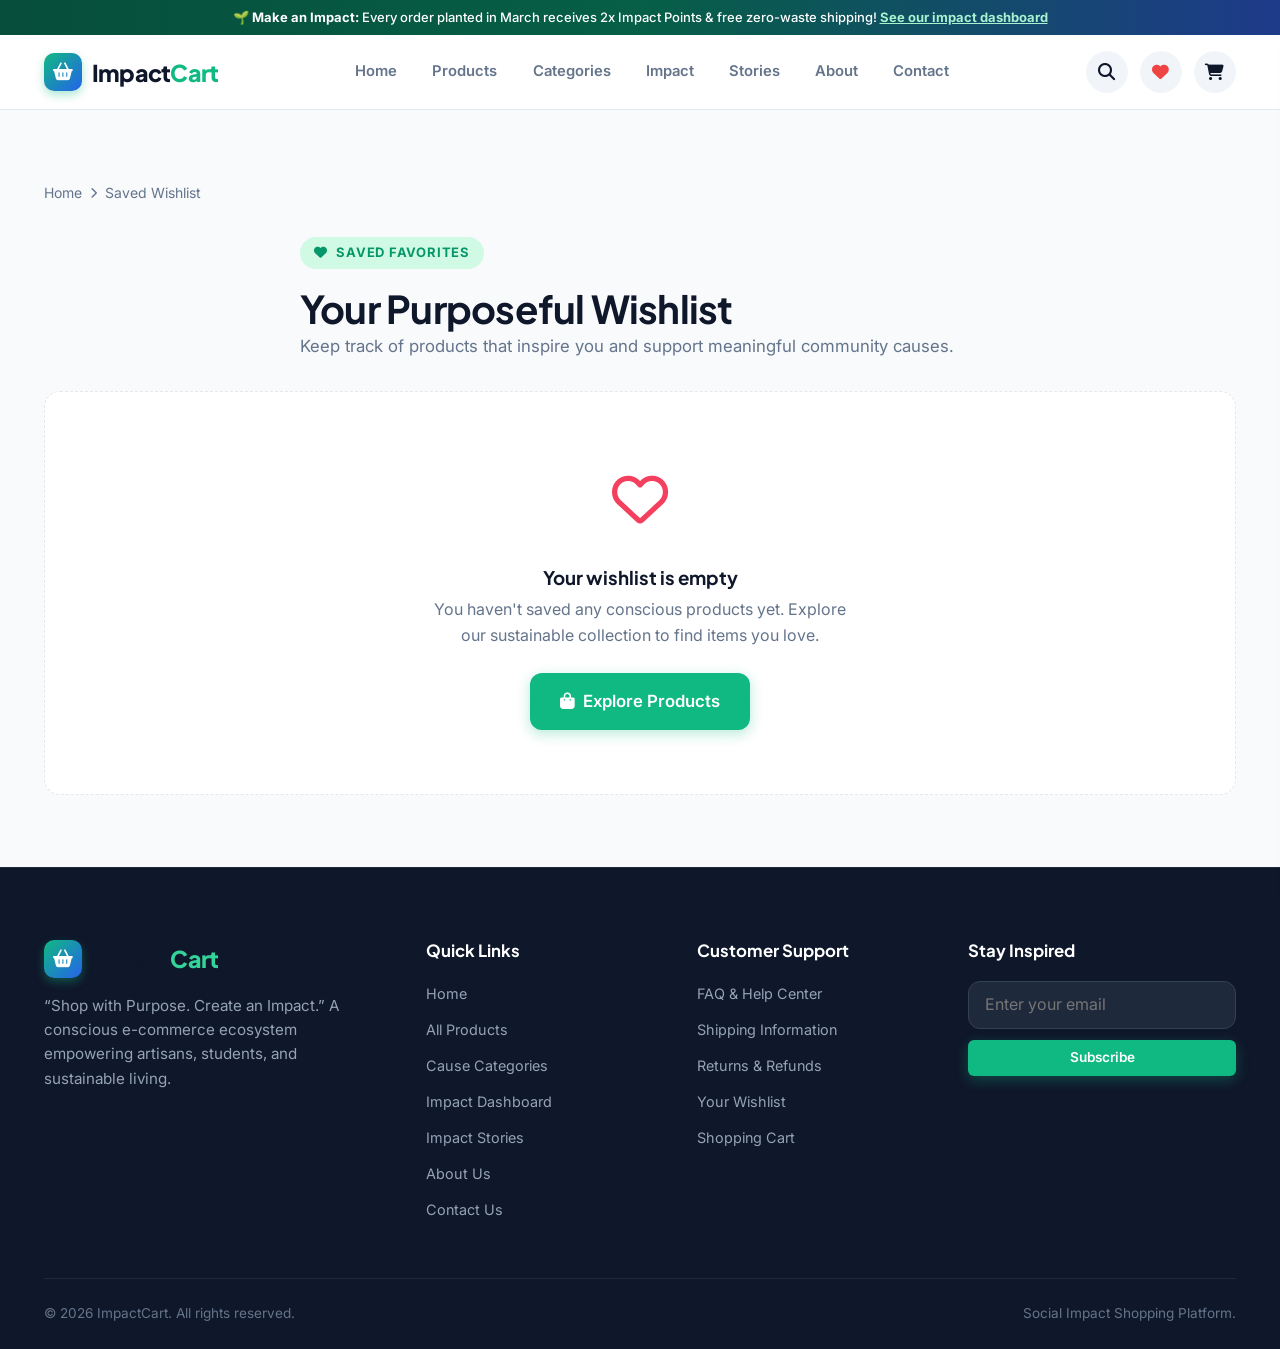
<file: wishlist.html>
<!DOCTYPE html>
<html lang="en">
<head>
    <meta charset="UTF-8">
    <meta name="viewport" content="width=device-width, initial-scale=1.0">
    <title>Your Wishlist — ImpactCart</title>
    <meta name="description" content="View and manage your saved social-impact favorites.">
    <!-- Google Fonts -->
    <link rel="preconnect" href="https://fonts.googleapis.com">
    <link rel="preconnect" href="https://fonts.gstatic.com" crossorigin>
    <link href="https://fonts.googleapis.com/css2?family=Inter:wght@300;400;500;600;700;800&family=Plus+Jakarta+Sans:wght@500;600;700;800&display=swap" rel="stylesheet">
    <!-- Font Awesome Icons -->
    <link rel="stylesheet" href="https://cdnjs.cloudflare.com/ajax/libs/font-awesome/6.5.1/css/all.min.css">
    <!-- Main Stylesheet -->
    <link rel="stylesheet" href="css/style.css">
</head>
<body>

    <!-- Top Notice Bar -->
    <aside class="top-notice-bar" aria-label="Announcement">
        🌱 <strong>Make an Impact:</strong> Every order planted in March receives 2x Impact Points &amp; free zero-waste shipping! <a href="impact.html">See our impact dashboard</a>
    </aside>

    <!-- Global Header Navigation -->
    <header class="site-header">
        <div class="container">
            <a href="index.html" class="brand-logo" aria-label="ImpactCart Home">
                <div class="logo-icon-wrap"><i class="fas fa-shopping-basket"></i></div>
                <div class="brand-name">Impact<span>Cart</span></div>
            </a>

            <nav class="desktop-nav" aria-label="Primary Navigation">
                <a href="index.html" class="nav-link">Home</a>
                <a href="products.html" class="nav-link">Products</a>
                <a href="categories.html" class="nav-link">Categories</a>
                <a href="impact.html" class="nav-link">Impact</a>
                <a href="stories.html" class="nav-link">Stories</a>
                <a href="about.html" class="nav-link">About</a>
                <a href="contact.html" class="nav-link">Contact</a>
            </nav>

            <div class="header-actions">
                <button class="header-action-btn search-trigger-btn" aria-label="Open Search Dialog" title="Search Products">
                    <i class="fas fa-search"></i>
                </button>

                <a href="wishlist.html" class="header-action-btn" aria-label="View Wishlist" title="Your Wishlist" style="color: var(--danger);">
                    <i class="fas fa-heart"></i>
                    <span class="badge-count wishlist-count-badge" style="display: none;">0</span>
                </a>

                <a href="cart.html" class="header-action-btn" aria-label="View Shopping Cart" title="Shopping Cart">
                    <i class="fas fa-shopping-cart"></i>
                    <span class="badge-count cart-count-badge" style="display: none;">0</span>
                </a>

                <button class="menu-toggle-btn" aria-label="Toggle Mobile Menu" aria-expanded="false">
                    <i class="fas fa-bars"></i>
                </button>
            </div>
        </div>
    </header>

    <!-- Mobile Navigation Drawer -->
    <div class="mobile-nav-drawer" role="dialog" aria-modal="true" aria-label="Mobile Navigation">
        <div class="drawer-header">
            <a href="index.html" class="brand-logo">
                <div class="logo-icon-wrap"><i class="fas fa-shopping-basket"></i></div>
                <div class="brand-name">Impact<span>Cart</span></div>
            </a>
            <button class="header-action-btn nav-overlay" aria-label="Close Menu"><i class="fas fa-times"></i></button>
        </div>
        <nav class="drawer-nav-list">
            <a href="index.html" class="drawer-nav-link"><i class="fas fa-home"></i> Home</a>
            <a href="products.html" class="drawer-nav-link"><i class="fas fa-th-large"></i> Products</a>
            <a href="categories.html" class="drawer-nav-link"><i class="fas fa-tags"></i> Categories</a>
            <a href="impact.html" class="drawer-nav-link"><i class="fas fa-chart-line"></i> Impact Dashboard</a>
            <a href="stories.html" class="drawer-nav-link"><i class="fas fa-book-reader"></i> Impact Stories</a>
            <a href="about.html" class="drawer-nav-link"><i class="fas fa-info-circle"></i> About Us</a>
            <a href="contact.html" class="drawer-nav-link"><i class="fas fa-envelope"></i> Contact Us</a>
            <hr style="border: 0; border-top: 1px solid var(--border-color); margin: 1rem 0;">
            <a href="wishlist.html" class="drawer-nav-link active"><i class="fas fa-heart text-danger"></i> Wishlist</a>
            <a href="cart.html" class="drawer-nav-link"><i class="fas fa-shopping-cart text-emerald"></i> Cart</a>
        </nav>
    </div>
    <div class="nav-overlay"></div>

    <!-- Search Modal -->
    <div id="search-modal" class="search-modal" role="dialog" aria-modal="true" aria-label="Search Products">
        <div class="search-modal-card">
            <form id="global-search-form" class="search-input-wrap">
                <i class="fas fa-search"></i>
                <input type="text" id="global-search-input" placeholder="Search eco products, artisan crafts, notebooks..." autocomplete="off">
                <button type="button" id="close-search-modal" class="search-close-btn" aria-label="Close Search">&times;</button>
            </form>
        </div>
    </div>

    <!-- MAIN CONTENT -->
    <main class="section">
        <div class="container">
            <!-- Breadcrumbs -->
            <nav class="breadcrumbs" aria-label="Breadcrumb">
                <a href="index.html">Home</a>
                <i class="fas fa-chevron-right" style="font-size: 0.7rem;"></i>
                <span>Saved Wishlist</span>
            </nav>

            <div class="section-header" style="text-align: left; margin-bottom: 2rem;">
                <div class="section-badge"><i class="fas fa-heart"></i> Saved Favorites</div>
                <h1 class="heading-lg">Your Purposeful Wishlist</h1>
                <p class="section-desc">Keep track of products that inspire you and support meaningful community causes.</p>
            </div>

            <!-- Wishlist Products Grid -->
            <div class="product-grid" id="wishlist-products-grid">
                <!-- Dynamically populated -->
            </div>

            <!-- Empty State -->
            <div id="wishlist-empty-state" class="empty-state" style="display: none;">
                <div class="empty-state-icon" style="color: #f43f5e;"><i class="far fa-heart"></i></div>
                <h3>Your wishlist is empty</h3>
                <p>You haven't saved any conscious products yet. Explore our sustainable collection to find items you love.</p>
                <a href="products.html" class="btn btn-primary btn-lg">
                    <i class="fas fa-shopping-bag"></i> Explore Products
                </a>
            </div>
        </div>
    </main>

    <!-- Global Footer -->
    <footer class="site-footer">
        <div class="container">
            <div class="footer-grid">
                <div class="footer-brand">
                    <a href="index.html" class="brand-logo" style="color: #ffffff;">
                        <div class="logo-icon-wrap"><i class="fas fa-shopping-basket"></i></div>
                        <div class="brand-name">Impact<span style="color: #34d399;">Cart</span></div>
                    </a>
                    <p>“Shop with Purpose. Create an Impact.” A conscious e-commerce ecosystem empowering artisans, students, and sustainable living.</p>
                </div>

                <div class="footer-column">
                    <h4>Quick Links</h4>
                    <ul class="footer-links-list">
                        <li><a href="index.html">Home</a></li>
                        <li><a href="products.html">All Products</a></li>
                        <li><a href="categories.html">Cause Categories</a></li>
                        <li><a href="impact.html">Impact Dashboard</a></li>
                        <li><a href="stories.html">Impact Stories</a></li>
                        <li><a href="about.html">About Us</a></li>
                        <li><a href="contact.html">Contact Us</a></li>
                    </ul>
                </div>

                <div class="footer-column">
                    <h4>Customer Support</h4>
                    <ul class="footer-links-list">
                        <li><a href="contact.html#faq">FAQ &amp; Help Center</a></li>
                        <li><a href="contact.html#shipping">Shipping Information</a></li>
                        <li><a href="contact.html#returns">Returns &amp; Refunds</a></li>
                        <li><a href="wishlist.html">Your Wishlist</a></li>
                        <li><a href="cart.html">Shopping Cart</a></li>
                    </ul>
                </div>

                <div class="footer-column">
                    <h4>Stay Inspired</h4>
                    <form class="footer-newsletter" onsubmit="event.preventDefault(); Toast.show('Subscribed! 🌱', 'success'); this.reset();">
                        <input type="email" placeholder="Enter your email" required aria-label="Email">
                        <button type="submit" class="btn btn-primary btn-block btn-sm">Subscribe</button>
                    </form>
                </div>
            </div>

            <div class="footer-bottom">
                <p>&copy; 2026 ImpactCart. All rights reserved.</p>
                <p>Social Impact Shopping Platform.</p>
            </div>
        </div>
    </footer>

    <!-- Scripts -->
    <script src="js/script.js"></script>
    <script>
        document.addEventListener("DOMContentLoaded", () => {
            const grid = document.getElementById("wishlist-products-grid");
            const emptyState = document.getElementById("wishlist-empty-state");

            function renderWishlist() {
                const wishlistIds = StateManager.getWishlist();
                const savedProducts = IMPACT_PRODUCTS.filter(p => wishlistIds.includes(p.id));

                if (savedProducts.length === 0) {
                    grid.innerHTML = "";
                    emptyState.style.display = "block";
                } else {
                    emptyState.style.display = "none";
                    grid.innerHTML = savedProducts.map(product => {
                        return `
                            <article class="product-card">
                                <div class="product-badge-wrap">
                                    <span class="impact-badge ${product.impactType}">${product.badge}</span>
                                </div>
                                <button class="wishlist-toggle-btn active" onclick="removeFromWishlistPage(${product.id})" aria-label="Remove from wishlist" title="Remove from wishlist">
                                    <i class="fas fa-trash-alt text-danger"></i>
                                </button>
                                <a href="product-details.html?id=${product.id}" class="product-img-link">
                                    <img src="${product.image}" alt="${product.name}" class="product-img">
                                </a>
                                <div class="product-content">
                                    <span class="product-category-label">${product.category}</span>
                                    <h3 class="product-title">
                                        <a href="product-details.html?id=${product.id}">${product.name}</a>
                                    </h3>
                                    <div class="product-rating">
                                        <div class="stars-wrap">${renderStarRating(product.rating)}</div>
                                        <span class="rating-number">(${product.reviewsCount})</span>
                                    </div>
                                    <div class="product-impact-hint">
                                        <i class="fas fa-sparkles text-emerald"></i>
                                        <span>+${product.impactPoints} Impact pts • ${product.impactSummary.wasteReducedKg > 0 ? `${product.impactSummary.wasteReducedKg}kg waste saved` : 'Education sponsor'}</span>
                                    </div>
                                    <div class="product-footer">
                                        <div class="product-price-box">
                                            <span class="current-price">₹${product.price}</span>
                                        </div>
                                        <button class="btn btn-primary btn-sm" onclick="moveWishlistToCart(${product.id})">
                                            <i class="fas fa-shopping-bag"></i> Move to Cart
                                        </button>
                                    </div>
                                </div>
                            </article>
                        `;
                    }).join("");
                }
            }

            window.removeFromWishlistPage = function(productId) {
                StateManager.removeFromWishlist(productId);
                renderWishlist();
            };

            window.moveWishlistToCart = function(productId) {
                StateManager.addToCart(productId, 1);
                StateManager.removeFromWishlist(productId);
                renderWishlist();
            };

            window.addEventListener("wishlistUpdated", renderWishlist);
            renderWishlist();
        });
    </script>
</body>
</html>
</file>
<file: css/style.css>
/* ==========================================================================
   IMPACTCART - MODERN SOCIAL IMPACT E-COMMERCE STYLESHEET
   Clean, Responsive, Accessible, and Modular Design System
   ========================================================================== */

/* Google Fonts Import */
@import url('https://fonts.googleapis.com/css2?family=Inter:wght@300;400;500;600;700;800&family=Plus+Jakarta+Sans:wght@500;600;700;800&display=swap');

/* --- CSS Variables & Design Tokens --- */
:root {
    /* Brand Palette */
    --primary: #10b981;        /* Vivid Emerald Green */
    --primary-dark: #059669;   /* Deep Forest Emerald */
    --primary-light: #d1fae5;  /* Soft Mint */
    --primary-surface: #ecfdf5;
    
    --secondary: #2563eb;      /* Trust Blue */
    --secondary-dark: #1d4ed8;
    --secondary-light: #dbeafe;
    
    --accent-amber: #f59e0b;   /* Warm Amber / Star Gold */
    --accent-amber-light: #fef3c7;
    --accent-purple: #8b5cf6;  /* Royal Purple for Gifts */
    --accent-teal: #0d9488;    /* Community Teal */
    
    /* Neutrals & Typography */
    --bg-main: #f8fafc;        /* Cool light background */
    --bg-surface: #ffffff;     /* Card surface */
    --bg-subtle: #f1f5f9;      /* Subtle border & backgrounds */
    --text-main: #0f172a;      /* Dark Charcoal Slate */
    --text-muted: #64748b;     /* Medium Slate */
    --text-light: #94a3b8;     /* Light Muted */
    --border-color: #e2e8f0;   /* Clean card borders */
    --border-hover: #cbd5e1;
    
    /* Semantic Colors */
    --success: #16a34a;
    --danger: #ef4444;
    --warning: #eab308;
    --info: #0284c7;

    /* Typography */
    --font-sans: 'Inter', -apple-system, BlinkMacSystemFont, "Segoe UI", Roboto, sans-serif;
    --font-heading: 'Plus Jakarta Sans', var(--font-sans);

    /* Shadows */
    --shadow-xs: 0 1px 2px 0 rgba(0, 0, 0, 0.05);
    --shadow-sm: 0 2px 4px -1px rgba(0, 0, 0, 0.06), 0 1px 2px -1px rgba(0, 0, 0, 0.04);
    --shadow-md: 0 4px 12px -2px rgba(15, 23, 42, 0.08), 0 2px 6px -2px rgba(15, 23, 42, 0.04);
    --shadow-lg: 0 10px 25px -3px rgba(15, 23, 42, 0.1), 0 4px 10px -4px rgba(15, 23, 42, 0.05);
    --shadow-xl: 0 20px 30px -6px rgba(15, 23, 42, 0.12), 0 8px 12px -4px rgba(15, 23, 42, 0.06);
    --shadow-glow: 0 0 20px rgba(16, 185, 129, 0.25);

    /* Layout & Radii */
    --radius-sm: 6px;
    --radius-md: 12px;
    --radius-lg: 16px;
    --radius-xl: 24px;
    --radius-full: 9999px;
    
    --container-max: 1240px;
    --transition-fast: 0.15s ease;
    --transition-normal: 0.25s cubic-bezier(0.4, 0, 0.2, 1);
    --transition-smooth: 0.4s cubic-bezier(0.16, 1, 0.3, 1);
}

/* --- Base & Reset --- */
*, *::before, *::after {
    box-sizing: border-box;
    margin: 0;
    padding: 0;
}

html {
    font-size: 16px;
    scroll-behavior: smooth;
    -webkit-text-size-adjust: 100%;
}

body {
    font-family: var(--font-sans);
    background-color: var(--bg-main);
    color: var(--text-main);
    line-height: 1.6;
    min-height: 100vh;
    display: flex;
    flex-direction: column;
    overflow-x: hidden;
}

body.no-scroll {
    overflow: hidden;
}

img {
    max-width: 100%;
    height: auto;
    display: block;
}

a {
    color: inherit;
    text-decoration: none;
    transition: color var(--transition-fast);
}

button, input, select, textarea {
    font: inherit;
    color: inherit;
}

button {
    cursor: pointer;
    border: none;
    background: none;
}

ul, ol {
    list-style: none;
}

/* --- Typography Helpers --- */
h1, h2, h3, h4, h5, h6 {
    font-family: var(--font-heading);
    font-weight: 700;
    line-height: 1.25;
    color: var(--text-main);
}

.heading-xl {
    font-size: clamp(2.25rem, 4.5vw, 3.5rem);
    letter-spacing: -0.025em;
    font-weight: 800;
}

.heading-lg {
    font-size: clamp(1.75rem, 3vw, 2.5rem);
    letter-spacing: -0.02em;
}

.heading-md {
    font-size: clamp(1.25rem, 2vw, 1.75rem);
}

.text-lead {
    font-size: 1.125rem;
    color: var(--text-muted);
    line-height: 1.7;
}

.text-emerald { color: var(--primary); }
.text-blue { color: var(--secondary); }
.text-amber { color: var(--accent-amber); }
.text-gray { color: var(--text-muted); }

/* --- Container & Grid Layouts --- */
.container {
    width: 100%;
    max-width: var(--container-max);
    margin-left: auto;
    margin-right: auto;
    padding-left: 1.5rem;
    padding-right: 1.5rem;
}

.section {
    padding: 4.5rem 0;
}

.section-subtle {
    background-color: var(--bg-subtle);
}

.section-white {
    background-color: var(--bg-surface);
}

.section-header {
    text-align: center;
    max-width: 680px;
    margin: 0 auto 3rem;
}

.section-badge {
    display: inline-flex;
    align-items: center;
    gap: 0.5rem;
    padding: 0.35rem 0.9rem;
    background: var(--primary-light);
    color: var(--primary-dark);
    font-size: 0.8125rem;
    font-weight: 700;
    text-transform: uppercase;
    letter-spacing: 0.06em;
    border-radius: var(--radius-full);
    margin-bottom: 1rem;
}

.section-badge.blue {
    background: var(--secondary-light);
    color: var(--secondary-dark);
}

.section-title {
    margin-bottom: 0.85rem;
}

.section-desc {
    color: var(--text-muted);
    font-size: 1.05rem;
}

/* --- Buttons System --- */
.btn {
    display: inline-flex;
    align-items: center;
    justify-content: center;
    gap: 0.5rem;
    font-weight: 600;
    font-size: 0.95rem;
    padding: 0.75rem 1.4rem;
    border-radius: var(--radius-md);
    transition: all var(--transition-normal);
    text-align: center;
    white-space: nowrap;
}

.btn-primary {
    background-color: var(--primary);
    color: #ffffff;
    box-shadow: 0 4px 14px rgba(16, 185, 129, 0.3);
}

.btn-primary:hover {
    background-color: var(--primary-dark);
    transform: translateY(-2px);
    box-shadow: 0 6px 20px rgba(16, 185, 129, 0.4);
}

.btn-secondary {
    background-color: var(--secondary);
    color: #ffffff;
    box-shadow: 0 4px 14px rgba(37, 99, 235, 0.25);
}

.btn-secondary:hover {
    background-color: var(--secondary-dark);
    transform: translateY(-2px);
    box-shadow: 0 6px 20px rgba(37, 99, 235, 0.35);
}

.btn-outline {
    background-color: transparent;
    color: var(--text-main);
    border: 1.5px solid var(--border-color);
}

.btn-outline:hover {
    background-color: var(--bg-surface);
    border-color: var(--primary);
    color: var(--primary-dark);
    transform: translateY(-2px);
}

.btn-outline-white {
    background: transparent;
    border: 1.5px solid rgba(255, 255, 255, 0.7);
    color: #ffffff;
}

.btn-outline-white:hover {
    background: #ffffff;
    color: var(--text-main);
}

.btn-lg {
    padding: 0.95rem 1.85rem;
    font-size: 1.05rem;
    border-radius: var(--radius-md);
}

.btn-sm {
    padding: 0.45rem 0.9rem;
    font-size: 0.85rem;
    border-radius: var(--radius-sm);
}

.btn-block {
    width: 100%;
}

/* ==========================================================================
   TOP BAR & HEADER NAVIGATION
   ========================================================================== */
.top-notice-bar {
    background: linear-gradient(90deg, #064e3b, #065f46, #1e3a8a);
    color: #ffffff;
    font-size: 0.8125rem;
    padding: 0.45rem 1rem;
    text-align: center;
    font-weight: 500;
}

.top-notice-bar a {
    text-decoration: underline;
    font-weight: 700;
    color: #a7f3d0;
}

.site-header {
    background-color: rgba(255, 255, 255, 0.96);
    backdrop-filter: blur(12px);
    -webkit-backdrop-filter: blur(12px);
    border-bottom: 1px solid var(--border-color);
    position: sticky;
    top: 0;
    z-index: 100;
    transition: all var(--transition-normal);
}

.site-header .container {
    display: flex;
    align-items: center;
    justify-content: space-between;
    height: 74px;
}

/* Logo */
.brand-logo {
    display: flex;
    align-items: center;
    gap: 0.6rem;
    font-family: var(--font-heading);
    font-weight: 800;
    font-size: 1.45rem;
    color: var(--text-main);
    letter-spacing: -0.03em;
}

.logo-icon-wrap {
    width: 38px;
    height: 38px;
    border-radius: 10px;
    background: linear-gradient(135deg, var(--primary), var(--secondary));
    color: #ffffff;
    display: flex;
    align-items: center;
    justify-content: center;
    font-size: 1.1rem;
    box-shadow: 0 4px 10px rgba(16, 185, 129, 0.35);
}

.brand-name {
    color: var(--text-main);
}

.brand-name span {
    color: var(--primary);
}

/* Navigation Menu */
.desktop-nav {
    display: flex;
    align-items: center;
    gap: 0.5rem;
}

.nav-link {
    padding: 0.5rem 0.85rem;
    font-weight: 600;
    font-size: 0.925rem;
    color: var(--text-muted);
    border-radius: var(--radius-sm);
    transition: all var(--transition-fast);
    position: relative;
}

.nav-link:hover {
    color: var(--primary-dark);
    background-color: var(--primary-surface);
}

.nav-link.active {
    color: var(--primary-dark);
    background-color: var(--primary-surface);
}

.nav-link.active::after {
    content: '';
    position: absolute;
    bottom: -6px;
    left: 50%;
    transform: translateX(-50%);
    width: 16px;
    height: 3px;
    background: var(--primary);
    border-radius: 4px;
}

/* Header Action Icons */
.header-actions {
    display: flex;
    align-items: center;
    gap: 0.75rem;
}

.header-action-btn {
    width: 42px;
    height: 42px;
    border-radius: 50%;
    display: flex;
    align-items: center;
    justify-content: center;
    color: var(--text-main);
    background: var(--bg-subtle);
    position: relative;
    transition: all var(--transition-normal);
    font-size: 1.05rem;
}

.header-action-btn:hover {
    background: var(--primary-light);
    color: var(--primary-dark);
    transform: scale(1.05);
}

.badge-count {
    position: absolute;
    top: -3px;
    right: -3px;
    background-color: var(--primary);
    color: #ffffff;
    font-size: 0.7rem;
    font-weight: 700;
    min-width: 19px;
    height: 19px;
    border-radius: var(--radius-full);
    display: inline-flex;
    align-items: center;
    justify-content: center;
    padding: 0 4px;
    border: 2px solid #ffffff;
    box-shadow: var(--shadow-sm);
}

.wishlist-count-badge {
    background-color: var(--danger);
}

.menu-toggle-btn {
    display: none;
    width: 42px;
    height: 42px;
    border-radius: var(--radius-sm);
    background: var(--bg-subtle);
    font-size: 1.25rem;
    align-items: center;
    justify-content: center;
    color: var(--text-main);
}

/* Mobile Drawer */
.mobile-nav-drawer {
    position: fixed;
    top: 0;
    right: -320px;
    width: 300px;
    height: 100vh;
    background: var(--bg-surface);
    z-index: 200;
    box-shadow: var(--shadow-xl);
    padding: 2rem 1.5rem;
    transition: right var(--transition-smooth);
    display: flex;
    flex-direction: column;
    overflow-y: auto;
}

.mobile-nav-drawer.open {
    right: 0;
}

.drawer-header {
    display: flex;
    align-items: center;
    justify-content: space-between;
    margin-bottom: 2rem;
    padding-bottom: 1rem;
    border-bottom: 1px solid var(--border-color);
}

.drawer-nav-list {
    display: flex;
    flex-direction: column;
    gap: 0.5rem;
}

.drawer-nav-link {
    display: flex;
    align-items: center;
    gap: 1rem;
    padding: 0.75rem 1rem;
    font-weight: 600;
    font-size: 1rem;
    border-radius: var(--radius-md);
    color: var(--text-main);
    transition: background var(--transition-fast);
}

.drawer-nav-link i {
    width: 24px;
    color: var(--primary);
}

.drawer-nav-link:hover, .drawer-nav-link.active {
    background: var(--primary-surface);
    color: var(--primary-dark);
}

.nav-overlay {
    position: fixed;
    inset: 0;
    background: rgba(15, 23, 42, 0.5);
    backdrop-filter: blur(4px);
    z-index: 150;
    opacity: 0;
    visibility: hidden;
    transition: all var(--transition-normal);
}

.nav-overlay.active {
    opacity: 1;
    visibility: visible;
}

/* Search Modal Overlay */
.search-modal {
    position: fixed;
    inset: 0;
    background: rgba(15, 23, 42, 0.75);
    backdrop-filter: blur(6px);
    z-index: 250;
    display: flex;
    align-items: flex-start;
    justify-content: center;
    padding: 6rem 1.5rem 2rem;
    opacity: 0;
    visibility: hidden;
    transition: all var(--transition-normal);
}

.search-modal.active {
    opacity: 1;
    visibility: visible;
}

.search-modal-card {
    background: var(--bg-surface);
    width: 100%;
    max-width: 640px;
    border-radius: var(--radius-lg);
    box-shadow: var(--shadow-xl);
    padding: 2rem;
    transform: translateY(-20px);
    transition: transform var(--transition-normal);
}

.search-modal.active .search-modal-card {
    transform: translateY(0);
}

.search-input-wrap {
    position: relative;
    display: flex;
    align-items: center;
}

.search-input-wrap i {
    position: absolute;
    left: 1.25rem;
    font-size: 1.25rem;
    color: var(--text-muted);
}

.search-input-wrap input {
    width: 100%;
    padding: 1rem 3.5rem 1rem 3.25rem;
    font-size: 1.15rem;
    border: 2px solid var(--border-color);
    border-radius: var(--radius-md);
    outline: none;
    transition: border-color var(--transition-fast);
}

.search-input-wrap input:focus {
    border-color: var(--primary);
}

.search-close-btn {
    position: absolute;
    right: 1rem;
    font-size: 1.5rem;
    color: var(--text-muted);
    padding: 0.5rem;
}

.quick-search-tags {
    margin-top: 1.25rem;
    display: flex;
    align-items: center;
    flex-wrap: wrap;
    gap: 0.5rem;
    font-size: 0.85rem;
    color: var(--text-muted);
}

.quick-tag {
    background: var(--bg-subtle);
    padding: 0.25rem 0.75rem;
    border-radius: var(--radius-full);
    font-weight: 500;
    color: var(--text-main);
    transition: background var(--transition-fast);
}

.quick-tag:hover {
    background: var(--primary-light);
    color: var(--primary-dark);
}

/* ==========================================================================
   HERO SECTION & STATS
   ========================================================================== */
.hero-section {
    background: linear-gradient(135deg, #f0fdf4 0%, #ffffff 50%, #eff6ff 100%);
    padding: 4.5rem 0 5.5rem;
    position: relative;
    overflow: hidden;
    border-bottom: 1px solid var(--border-color);
}

.hero-grid {
    display: grid;
    grid-template-columns: 1.15fr 0.85fr;
    gap: 3.5rem;
    align-items: center;
}

.hero-content {
    max-width: 620px;
}

.hero-title {
    margin-bottom: 1.25rem;
    color: var(--text-main);
}

.hero-title .gradient-text {
    background: linear-gradient(135deg, #059669, #2563eb);
    -webkit-background-clip: text;
    -webkit-text-fill-color: transparent;
}

.hero-description {
    font-size: 1.15rem;
    color: var(--text-muted);
    line-height: 1.7;
    margin-bottom: 2rem;
}

.hero-buttons {
    display: flex;
    flex-wrap: wrap;
    gap: 1rem;
    margin-bottom: 2.5rem;
}

.hero-trust-badges {
    display: flex;
    flex-wrap: wrap;
    align-items: center;
    gap: 1.75rem;
    padding-top: 1.5rem;
    border-top: 1px solid var(--border-color);
    font-size: 0.875rem;
    color: var(--text-muted);
    font-weight: 500;
}

.trust-item {
    display: flex;
    align-items: center;
    gap: 0.5rem;
}

.trust-item i {
    color: var(--primary);
    font-size: 1.1rem;
}

/* Hero Visual Composition */
.hero-visual {
    position: relative;
}

.hero-visual-card {
    background: var(--bg-surface);
    border-radius: var(--radius-xl);
    padding: 1.5rem;
    box-shadow: var(--shadow-xl);
    border: 1px solid rgba(255, 255, 255, 0.8);
    position: relative;
    overflow: hidden;
}

.hero-main-img {
    width: 100%;
    height: 380px;
    object-fit: cover;
    border-radius: var(--radius-lg);
}

/* Floating Impact Badges */
.floating-badge {
    position: absolute;
    background: rgba(255, 255, 255, 0.95);
    backdrop-filter: blur(10px);
    padding: 0.85rem 1.25rem;
    border-radius: var(--radius-lg);
    box-shadow: var(--shadow-lg);
    border: 1px solid var(--border-color);
    display: flex;
    align-items: center;
    gap: 0.85rem;
    animation: floatSlow 4s ease-in-out infinite alternate;
}

.floating-badge.badge-top {
    top: -20px;
    right: -15px;
}

.floating-badge.badge-bottom {
    bottom: -20px;
    left: -15px;
    animation-delay: 2s;
}

.floating-badge-icon {
    width: 42px;
    height: 42px;
    border-radius: 12px;
    display: flex;
    align-items: center;
    justify-content: center;
    font-size: 1.2rem;
}

.floating-badge-icon.green {
    background: var(--primary-light);
    color: var(--primary-dark);
}

.floating-badge-icon.blue {
    background: var(--secondary-light);
    color: var(--secondary-dark);
}

.floating-badge-text h4 {
    font-size: 0.95rem;
    margin: 0;
}

.floating-badge-text p {
    font-size: 0.775rem;
    color: var(--text-muted);
    margin: 0;
}

@keyframes floatSlow {
    0% { transform: translateY(0px); }
    100% { transform: translateY(-10px); }
}

/* Stats Section */
.stats-section {
    background: #ffffff;
    padding: 3rem 0;
    border-bottom: 1px solid var(--border-color);
}

.stats-grid {
    display: grid;
    grid-template-columns: repeat(4, 1fr);
    gap: 1.5rem;
}

.stat-card {
    text-align: center;
    padding: 1.5rem 1rem;
    border-radius: var(--radius-lg);
    background: var(--bg-main);
    border: 1px solid var(--border-color);
    transition: transform var(--transition-normal), box-shadow var(--transition-normal);
}

.stat-card:hover {
    transform: translateY(-4px);
    box-shadow: var(--shadow-md);
    border-color: var(--primary-light);
}

.stat-icon {
    font-size: 2rem;
    margin-bottom: 0.75rem;
    display: inline-block;
}

.stat-number {
    font-family: var(--font-heading);
    font-size: 2.25rem;
    font-weight: 800;
    color: var(--text-main);
    line-height: 1.1;
    margin-bottom: 0.35rem;
}

.stat-label {
    font-size: 0.9rem;
    font-weight: 600;
    color: var(--text-muted);
}

/* ==========================================================================
   PRODUCT CARD COMPONENT & GRID
   ========================================================================== */
.product-grid {
    display: grid;
    grid-template-columns: repeat(auto-fill, minmax(280px, 1fr));
    gap: 1.75rem;
}

.product-card {
    background: var(--bg-surface);
    border-radius: var(--radius-lg);
    border: 1px solid var(--border-color);
    overflow: hidden;
    display: flex;
    flex-direction: column;
    position: relative;
    transition: all var(--transition-normal);
    box-shadow: var(--shadow-sm);
}

.product-card:hover {
    transform: translateY(-6px);
    box-shadow: var(--shadow-lg);
    border-color: var(--border-hover);
}

.product-badge-wrap {
    position: absolute;
    top: 12px;
    left: 12px;
    z-index: 5;
    display: flex;
    flex-direction: column;
    gap: 6px;
    align-items: flex-start;
}

.impact-badge {
    font-size: 0.75rem;
    font-weight: 700;
    padding: 0.3rem 0.65rem;
    border-radius: var(--radius-full);
    background: rgba(255, 255, 255, 0.95);
    backdrop-filter: blur(4px);
    box-shadow: var(--shadow-sm);
    color: var(--text-main);
    border: 1px solid var(--border-color);
}

.impact-badge.education {
    background: #eff6ff;
    color: #1d4ed8;
    border-color: #bfdbfe;
}

.impact-badge.eco {
    background: #ecfdf5;
    color: #047857;
    border-color: #a7f3d0;
}

.impact-badge.handmade {
    background: #fffbeb;
    color: #b45309;
    border-color: #fde68a;
}

.impact-badge.community {
    background: #f0fdfa;
    color: #0f766e;
    border-color: #99f6e4;
}

.discount-badge {
    background: #ef4444;
    color: #ffffff;
    font-size: 0.725rem;
    font-weight: 700;
    padding: 0.2rem 0.5rem;
    border-radius: var(--radius-sm);
}

.wishlist-toggle-btn {
    position: absolute;
    top: 12px;
    right: 12px;
    z-index: 5;
    width: 36px;
    height: 36px;
    border-radius: 50%;
    background: rgba(255, 255, 255, 0.9);
    backdrop-filter: blur(4px);
    display: flex;
    align-items: center;
    justify-content: center;
    color: var(--text-muted);
    box-shadow: var(--shadow-sm);
    transition: all var(--transition-fast);
}

.wishlist-toggle-btn:hover, .wishlist-toggle-btn.active {
    background: #ffffff;
    color: var(--danger);
    transform: scale(1.1);
}

.product-img-link {
    display: block;
    width: 100%;
    height: 230px;
    background: var(--bg-subtle);
    overflow: hidden;
}

.product-img {
    width: 100%;
    height: 100%;
    object-fit: cover;
    transition: transform var(--transition-smooth);
}

.product-card:hover .product-img {
    transform: scale(1.06);
}

.product-content {
    padding: 1.25rem;
    display: flex;
    flex-direction: column;
    flex-grow: 1;
}

.product-category-label {
    font-size: 0.75rem;
    font-weight: 700;
    text-transform: uppercase;
    letter-spacing: 0.05em;
    color: var(--primary-dark);
    margin-bottom: 0.35rem;
}

.product-title {
    font-size: 1.05rem;
    font-weight: 700;
    margin-bottom: 0.5rem;
    line-height: 1.35;
    display: -webkit-box;
    -webkit-line-clamp: 2;
    -webkit-box-orient: vertical;
    overflow: hidden;
    height: 2.7rem;
}

.product-title a:hover {
    color: var(--primary-dark);
}

.product-rating {
    display: flex;
    align-items: center;
    gap: 0.4rem;
    font-size: 0.85rem;
    margin-bottom: 0.75rem;
}

.stars-wrap {
    display: flex;
    gap: 2px;
}

.rating-number {
    color: var(--text-muted);
    font-size: 0.8rem;
}

.product-impact-hint {
    background: var(--primary-surface);
    padding: 0.4rem 0.65rem;
    border-radius: var(--radius-sm);
    font-size: 0.775rem;
    color: #065f46;
    font-weight: 600;
    display: flex;
    align-items: center;
    gap: 0.4rem;
    margin-bottom: 1rem;
}

.product-footer {
    display: flex;
    align-items: center;
    justify-content: space-between;
    margin-top: auto;
    padding-top: 0.85rem;
    border-top: 1px solid var(--border-color);
}

.product-price-box {
    display: flex;
    align-items: baseline;
    gap: 0.45rem;
}

.current-price {
    font-size: 1.25rem;
    font-weight: 800;
    color: var(--text-main);
}

.original-price {
    font-size: 0.9rem;
    color: var(--text-light);
    text-decoration: line-through;
}

/* ==========================================================================
   IMPACT PREVIEW SECTION (HOMEPAGE)
   ========================================================================== */
.impact-preview-section {
    background: linear-gradient(135deg, #064e3b 0%, #065f46 60%, #1e3a8a 100%);
    color: #ffffff;
    border-radius: var(--radius-xl);
    padding: 4rem 3rem;
    margin: 2rem 0;
    box-shadow: var(--shadow-xl);
}

.impact-preview-grid {
    display: grid;
    grid-template-columns: 1fr 1fr;
    gap: 3.5rem;
    align-items: center;
}

.impact-preview-content h2 {
    color: #ffffff;
    margin-bottom: 1rem;
}

.impact-preview-content p {
    color: #a7f3d0;
    font-size: 1.1rem;
    margin-bottom: 2rem;
}

.impact-calc-card {
    background: rgba(255, 255, 255, 0.1);
    backdrop-filter: blur(12px);
    -webkit-backdrop-filter: blur(12px);
    border: 1px solid rgba(255, 255, 255, 0.2);
    border-radius: var(--radius-lg);
    padding: 2rem;
}

.impact-flow-step {
    display: flex;
    align-items: center;
    justify-content: space-between;
    padding: 1rem;
    background: rgba(0, 0, 0, 0.2);
    border-radius: var(--radius-md);
    margin-bottom: 1.25rem;
}

.impact-arrow {
    text-align: center;
    font-size: 1.5rem;
    color: #34d399;
    margin-bottom: 1.25rem;
}

.impact-outcomes-list {
    display: grid;
    grid-template-columns: 1fr;
    gap: 0.75rem;
}

.impact-outcome-item {
    display: flex;
    align-items: center;
    gap: 0.85rem;
    background: rgba(255, 255, 255, 0.15);
    padding: 0.75rem 1rem;
    border-radius: var(--radius-md);
    font-weight: 600;
}

.impact-outcome-item i {
    font-size: 1.25rem;
}

/* ==========================================================================
   CATEGORIES CARDS
   ========================================================================== */
.categories-grid {
    display: grid;
    grid-template-columns: repeat(auto-fill, minmax(220px, 1fr));
    gap: 1.5rem;
}

.category-card {
    background: var(--bg-surface);
    border: 1px solid var(--border-color);
    border-radius: var(--radius-lg);
    padding: 2rem 1.5rem;
    text-align: center;
    display: flex;
    flex-direction: column;
    align-items: center;
    transition: all var(--transition-normal);
    position: relative;
    overflow: hidden;
    box-shadow: var(--shadow-sm);
}

.category-card::before {
    content: '';
    position: absolute;
    top: 0;
    left: 0;
    width: 100%;
    height: 4px;
    background: var(--cat-accent, var(--primary));
    transition: height var(--transition-fast);
}

.category-card:hover {
    transform: translateY(-6px);
    box-shadow: var(--shadow-lg);
    border-color: var(--cat-accent, var(--primary));
}

.category-card:hover::before {
    height: 6px;
}

.category-icon-box {
    width: 68px;
    height: 68px;
    border-radius: 50%;
    background: var(--bg-subtle);
    color: var(--cat-accent, var(--primary));
    display: flex;
    align-items: center;
    justify-content: center;
    font-size: 1.75rem;
    margin-bottom: 1.25rem;
    transition: all var(--transition-normal);
}

.category-card:hover .category-icon-box {
    background: var(--cat-accent, var(--primary));
    color: #ffffff;
    transform: scale(1.1);
}

.category-card h3 {
    font-size: 1.2rem;
    margin-bottom: 0.5rem;
}

.category-card p {
    font-size: 0.875rem;
    color: var(--text-muted);
    margin-bottom: 1.25rem;
    line-height: 1.5;
}

.category-link-text {
    font-size: 0.85rem;
    font-weight: 700;
    color: var(--primary-dark);
    display: inline-flex;
    align-items: center;
    gap: 0.4rem;
}

/* ==========================================================================
   PRODUCTS LISTING PAGE (FILTERS & CONTROLS)
   ========================================================================== */
.catalog-layout {
    display: grid;
    grid-template-columns: 280px 1fr;
    gap: 2.5rem;
    align-items: flex-start;
}

.filter-sidebar {
    background: var(--bg-surface);
    border: 1px solid var(--border-color);
    border-radius: var(--radius-lg);
    padding: 1.5rem;
    position: sticky;
    top: 90px;
}

.filter-sidebar-header {
    display: flex;
    align-items: center;
    justify-content: space-between;
    padding-bottom: 1rem;
    border-bottom: 1px solid var(--border-color);
    margin-bottom: 1.25rem;
}

.filter-sidebar-header h3 {
    font-size: 1.1rem;
}

.clear-filters-btn {
    font-size: 0.825rem;
    color: var(--text-muted);
    font-weight: 600;
    text-decoration: underline;
}

.filter-group {
    margin-bottom: 1.5rem;
    padding-bottom: 1.5rem;
    border-bottom: 1px solid var(--border-color);
}

.filter-group:last-child {
    border-bottom: none;
    margin-bottom: 0;
    padding-bottom: 0;
}

.filter-title {
    font-size: 0.95rem;
    font-weight: 700;
    margin-bottom: 0.85rem;
    display: flex;
    align-items: center;
    justify-content: space-between;
}

.filter-list {
    display: flex;
    flex-direction: column;
    gap: 0.6rem;
}

.filter-checkbox-label {
    display: flex;
    align-items: center;
    gap: 0.6rem;
    font-size: 0.9rem;
    color: var(--text-main);
    cursor: pointer;
    user-select: none;
}

.filter-checkbox-label input[type="checkbox"],
.filter-checkbox-label input[type="radio"] {
    accent-color: var(--primary);
    width: 16px;
    height: 16px;
}

.price-range-slider {
    width: 100%;
    accent-color: var(--primary);
    margin-bottom: 0.5rem;
}

.price-range-val {
    display: flex;
    justify-content: space-between;
    font-size: 0.85rem;
    color: var(--text-muted);
    font-weight: 600;
}

/* Catalog Toolbar */
.catalog-toolbar {
    background: var(--bg-surface);
    border: 1px solid var(--border-color);
    border-radius: var(--radius-md);
    padding: 1rem 1.25rem;
    display: flex;
    flex-wrap: wrap;
    align-items: center;
    justify-content: space-between;
    gap: 1rem;
    margin-bottom: 1.75rem;
}

.catalog-search-box {
    position: relative;
    flex-grow: 1;
    max-width: 360px;
}

.catalog-search-box input {
    width: 100%;
    padding: 0.55rem 1rem 0.55rem 2.4rem;
    border: 1px solid var(--border-color);
    border-radius: var(--radius-md);
    font-size: 0.9rem;
    outline: none;
}

.catalog-search-box i {
    position: absolute;
    left: 0.85rem;
    top: 50%;
    transform: translateY(-50%);
    color: var(--text-muted);
    font-size: 0.85rem;
}

.catalog-sort-box {
    display: flex;
    align-items: center;
    gap: 0.6rem;
    font-size: 0.9rem;
}

.catalog-sort-box select {
    padding: 0.5rem 0.85rem;
    border: 1px solid var(--border-color);
    border-radius: var(--radius-md);
    background: var(--bg-surface);
    outline: none;
    font-weight: 500;
}

/* Empty State */
.empty-state {
    text-align: center;
    padding: 4rem 1.5rem;
    background: var(--bg-surface);
    border: 1px dashed var(--border-color);
    border-radius: var(--radius-lg);
}

.empty-state-icon {
    font-size: 3.5rem;
    color: var(--text-light);
    margin-bottom: 1.25rem;
}

.empty-state h3 {
    margin-bottom: 0.5rem;
}

.empty-state p {
    color: var(--text-muted);
    max-width: 420px;
    margin: 0 auto 1.5rem;
}

/* ==========================================================================
   PRODUCT DETAILS PAGE
   ========================================================================== */
.breadcrumbs {
    display: flex;
    align-items: center;
    gap: 0.5rem;
    font-size: 0.875rem;
    color: var(--text-muted);
    margin-bottom: 2rem;
}

.breadcrumbs a:hover {
    color: var(--primary-dark);
}

.product-detail-grid {
    display: grid;
    grid-template-columns: 1fr 1fr;
    gap: 3.5rem;
    align-items: flex-start;
    margin-bottom: 4rem;
}

.product-gallery {
    position: sticky;
    top: 90px;
}

.gallery-main-wrap {
    background: var(--bg-surface);
    border: 1px solid var(--border-color);
    border-radius: var(--radius-lg);
    overflow: hidden;
    height: 440px;
    margin-bottom: 1rem;
    box-shadow: var(--shadow-sm);
}

.gallery-main-img {
    width: 100%;
    height: 100%;
    object-fit: cover;
    transition: transform var(--transition-fast);
}

.gallery-thumbnails {
    display: flex;
    gap: 0.75rem;
}

.gallery-thumb {
    width: 80px;
    height: 80px;
    border-radius: var(--radius-md);
    border: 2px solid var(--border-color);
    overflow: hidden;
    cursor: pointer;
    background: var(--bg-subtle);
    transition: border-color var(--transition-fast);
}

.gallery-thumb.active, .gallery-thumb:hover {
    border-color: var(--primary);
}

.gallery-thumb img {
    width: 100%;
    height: 100%;
    object-fit: cover;
}

.product-info-column {
    display: flex;
    flex-direction: column;
}

.product-detail-badge {
    align-self: flex-start;
    margin-bottom: 0.75rem;
}

.product-detail-title {
    font-size: 2rem;
    margin-bottom: 0.75rem;
}

.product-detail-price {
    display: flex;
    align-items: baseline;
    gap: 0.75rem;
    margin-bottom: 1.25rem;
}

.product-detail-price .current-price {
    font-size: 2rem;
}

.product-impact-box {
    background: linear-gradient(135deg, #ecfdf5 0%, #eff6ff 100%);
    border: 1.5px solid #a7f3d0;
    border-radius: var(--radius-lg);
    padding: 1.5rem;
    margin: 1.5rem 0;
}

.product-impact-box h4 {
    color: #065f46;
    display: flex;
    align-items: center;
    gap: 0.5rem;
    margin-bottom: 0.75rem;
    font-size: 1.05rem;
}

.impact-pills-list {
    display: flex;
    flex-wrap: wrap;
    gap: 0.6rem;
    margin-top: 1rem;
}

.impact-pill {
    background: #ffffff;
    border: 1px solid #6ee7b7;
    color: #047857;
    font-size: 0.8125rem;
    font-weight: 700;
    padding: 0.35rem 0.75rem;
    border-radius: var(--radius-full);
    display: inline-flex;
    align-items: center;
    gap: 0.4rem;
}

.quantity-row {
    display: flex;
    align-items: center;
    gap: 1.5rem;
    margin: 1.75rem 0;
}

.quantity-stepper {
    display: inline-flex;
    align-items: center;
    border: 1.5px solid var(--border-color);
    border-radius: var(--radius-md);
    background: var(--bg-surface);
    overflow: hidden;
}

.qty-btn {
    width: 40px;
    height: 40px;
    display: flex;
    align-items: center;
    justify-content: center;
    background: var(--bg-subtle);
    font-weight: 700;
    font-size: 1.1rem;
    transition: background var(--transition-fast);
}

.qty-btn:hover {
    background: var(--border-color);
}

.qty-input {
    width: 48px;
    height: 40px;
    border: none;
    text-align: center;
    font-weight: 700;
    outline: none;
}

.product-cta-buttons {
    display: grid;
    grid-template-columns: 1fr 1fr auto;
    gap: 0.85rem;
    margin-bottom: 2rem;
}

.tab-nav {
    display: flex;
    border-bottom: 2px solid var(--border-color);
    gap: 1.5rem;
    margin-bottom: 1.75rem;
}

.tab-btn {
    padding: 0.75rem 0.5rem;
    font-weight: 700;
    color: var(--text-muted);
    position: relative;
    transition: color var(--transition-fast);
}

.tab-btn.active {
    color: var(--primary-dark);
}

.tab-btn.active::after {
    content: '';
    position: absolute;
    bottom: -2px;
    left: 0;
    width: 100%;
    height: 2px;
    background: var(--primary);
}

.tab-pane {
    display: none;
}

.tab-pane.active {
    display: block;
    animation: fadeIn 0.3s ease;
}

@keyframes fadeIn {
    from { opacity: 0; transform: translateY(6px); }
    to { opacity: 1; transform: translateY(0); }
}

.spec-table {
    width: 100%;
    border-collapse: collapse;
}

.spec-table tr {
    border-bottom: 1px solid var(--border-color);
}

.spec-table td {
    padding: 0.85rem 0;
}

.spec-table td:first-child {
    font-weight: 600;
    color: var(--text-muted);
    width: 35%;
}

/* ==========================================================================
   CART & CHECKOUT PAGES
   ========================================================================== */
.cart-layout, .checkout-layout {
    display: grid;
    grid-template-columns: 1fr 380px;
    gap: 2.5rem;
    align-items: flex-start;
}

.cart-card, .summary-card, .checkout-card {
    background: var(--bg-surface);
    border: 1px solid var(--border-color);
    border-radius: var(--radius-lg);
    padding: 1.75rem;
    box-shadow: var(--shadow-sm);
}

.cart-item {
    display: grid;
    grid-template-columns: 80px 1fr auto auto;
    gap: 1.25rem;
    align-items: center;
    padding: 1.25rem 0;
    border-bottom: 1px solid var(--border-color);
}

.cart-item:last-child {
    border-bottom: none;
}

.cart-item-img {
    width: 80px;
    height: 80px;
    object-fit: cover;
    border-radius: var(--radius-md);
    background: var(--bg-subtle);
}

.cart-item-info h4 {
    font-size: 1rem;
    margin-bottom: 0.25rem;
}

.cart-item-price {
    font-weight: 700;
    color: var(--text-main);
}

.cart-item-total {
    font-size: 1.1rem;
    font-weight: 800;
    text-align: right;
}

.cart-item-remove {
    color: var(--text-light);
    font-size: 1.1rem;
    padding: 0.5rem;
    transition: color var(--transition-fast);
}

.cart-item-remove:hover {
    color: var(--danger);
}

/* Cart Summary & Impact Box */
.summary-line {
    display: flex;
    justify-content: space-between;
    margin-bottom: 0.85rem;
    font-size: 0.95rem;
    color: var(--text-muted);
}

.summary-line.total {
    font-size: 1.35rem;
    font-weight: 800;
    color: var(--text-main);
    border-top: 2px dashed var(--border-color);
    padding-top: 1rem;
    margin-top: 1rem;
    margin-bottom: 1.5rem;
}

.cart-impact-card {
    background: linear-gradient(135deg, #ecfdf5 0%, #f0fdf4 100%);
    border: 1.5px solid #a7f3d0;
    border-radius: var(--radius-lg);
    padding: 1.5rem;
    margin-bottom: 1.5rem;
}

.cart-impact-card h4 {
    color: #065f46;
    margin-bottom: 0.75rem;
    display: flex;
    align-items: center;
    gap: 0.5rem;
}

.impact-metric-row {
    display: flex;
    align-items: center;
    gap: 0.6rem;
    margin-bottom: 0.5rem;
    font-size: 0.875rem;
    font-weight: 600;
    color: #047857;
}

/* Checkout Form */
.form-section {
    margin-bottom: 2rem;
}

.form-section-title {
    font-size: 1.15rem;
    margin-bottom: 1.25rem;
    padding-bottom: 0.5rem;
    border-bottom: 1px solid var(--border-color);
    display: flex;
    align-items: center;
    gap: 0.5rem;
}

.form-grid {
    display: grid;
    grid-template-columns: 1fr 1fr;
    gap: 1rem;
}

.form-group.full-width {
    grid-column: span 2;
}

.form-group label {
    display: block;
    font-size: 0.875rem;
    font-weight: 600;
    margin-bottom: 0.4rem;
    color: var(--text-main);
}

.form-control {
    width: 100%;
    padding: 0.75rem 1rem;
    border: 1.5px solid var(--border-color);
    border-radius: var(--radius-md);
    font-size: 0.95rem;
    outline: none;
    transition: border-color var(--transition-fast);
    background: var(--bg-surface);
}

.form-control:focus {
    border-color: var(--primary);
}

.payment-options-grid {
    display: grid;
    grid-template-columns: 1fr;
    gap: 0.75rem;
    margin-bottom: 1rem;
}

.payment-option-card {
    border: 1.5px solid var(--border-color);
    border-radius: var(--radius-md);
    padding: 1rem 1.25rem;
    display: flex;
    align-items: center;
    gap: 1rem;
    cursor: pointer;
    transition: all var(--transition-fast);
}

.payment-option-card.selected {
    border-color: var(--primary);
    background: var(--primary-surface);
}

/* ==========================================================================
   ORDER SUCCESS PAGE
   ========================================================================== */
.success-container {
    max-width: 680px;
    margin: 2rem auto;
    text-align: center;
}

.success-icon-wrap {
    width: 90px;
    height: 90px;
    border-radius: 50%;
    background: var(--primary-light);
    color: var(--primary-dark);
    display: flex;
    align-items: center;
    justify-content: center;
    font-size: 2.75rem;
    margin: 0 auto 1.5rem;
    box-shadow: 0 0 25px rgba(16, 185, 129, 0.4);
    animation: pulseIcon 2s infinite alternate;
}

@keyframes pulseIcon {
    0% { transform: scale(1); }
    100% { transform: scale(1.08); }
}

.order-id-badge {
    display: inline-block;
    background: var(--bg-subtle);
    padding: 0.4rem 1rem;
    border-radius: var(--radius-full);
    font-family: monospace;
    font-weight: 700;
    font-size: 1.1rem;
    color: var(--secondary-dark);
    margin: 0.5rem 0 1.5rem;
}

.success-card {
    background: var(--bg-surface);
    border: 1px solid var(--border-color);
    border-radius: var(--radius-xl);
    padding: 2.5rem;
    text-align: left;
    box-shadow: var(--shadow-md);
    margin-bottom: 2rem;
}

/* ==========================================================================
   IMPACT DASHBOARD
   ========================================================================== */
.impact-dashboard-hero {
    background: linear-gradient(135deg, #064e3b 0%, #047857 50%, #1e3a8a 100%);
    color: #ffffff;
    border-radius: var(--radius-xl);
    padding: 3.5rem 3rem;
    margin-bottom: 3rem;
    display: grid;
    grid-template-columns: 1.2fr 0.8fr;
    gap: 3rem;
    align-items: center;
}

.score-gauge-wrap {
    display: flex;
    flex-direction: column;
    align-items: center;
    justify-content: center;
}

.circular-gauge {
    position: relative;
    width: 180px;
    height: 180px;
    border-radius: 50%;
    background: conic-gradient(#10b981 0deg 280deg, rgba(255, 255, 255, 0.2) 280deg 360deg);
    display: flex;
    align-items: center;
    justify-content: center;
    box-shadow: 0 0 30px rgba(16, 185, 129, 0.4);
}

.circular-gauge-inner {
    width: 140px;
    height: 140px;
    border-radius: 50%;
    background: #064e3b;
    display: flex;
    flex-direction: column;
    align-items: center;
    justify-content: center;
    color: #ffffff;
}

.gauge-score-num {
    font-size: 2.25rem;
    font-weight: 800;
    line-height: 1;
}

.gauge-score-label {
    font-size: 0.75rem;
    color: #a7f3d0;
    text-transform: uppercase;
    letter-spacing: 0.05em;
}

/* Monthly Chart */
.chart-card {
    background: var(--bg-surface);
    border: 1px solid var(--border-color);
    border-radius: var(--radius-lg);
    padding: 2rem;
    margin-bottom: 3rem;
}

.chart-bars-wrap {
    display: flex;
    align-items: flex-end;
    justify-content: space-between;
    height: 220px;
    padding-top: 2rem;
    border-bottom: 2px solid var(--border-color);
    gap: 1rem;
}

.chart-bar-group {
    flex: 1;
    display: flex;
    flex-direction: column;
    align-items: center;
    height: 100%;
    justify-content: flex-end;
}

.chart-bar {
    width: 42px;
    background: linear-gradient(to top, var(--primary-dark), var(--primary));
    border-radius: 6px 6px 0 0;
    transition: height 1s ease-out, transform var(--transition-fast);
    position: relative;
}

.chart-bar:hover {
    transform: scaleY(1.05);
    background: var(--secondary);
}

.chart-bar-val {
    position: absolute;
    top: -24px;
    left: 50%;
    transform: translateX(-50%);
    font-size: 0.75rem;
    font-weight: 700;
    color: var(--text-main);
}

.chart-month-label {
    margin-top: 0.6rem;
    font-size: 0.85rem;
    font-weight: 600;
    color: var(--text-muted);
}

/* ==========================================================================
   IMPACT STORIES & ABOUT PAGE
   ========================================================================== */
.story-card {
    background: var(--bg-surface);
    border: 1px solid var(--border-color);
    border-radius: var(--radius-lg);
    overflow: hidden;
    display: flex;
    flex-direction: column;
    box-shadow: var(--shadow-sm);
    transition: all var(--transition-normal);
}

.story-card:hover {
    transform: translateY(-6px);
    box-shadow: var(--shadow-lg);
}

.story-card-img {
    height: 220px;
    width: 100%;
    object-fit: cover;
}

.story-card-body {
    padding: 1.5rem;
    display: flex;
    flex-direction: column;
    flex-grow: 1;
}

.story-quote-box {
    background: var(--primary-surface);
    border-left: 3px solid var(--primary);
    padding: 0.75rem 1rem;
    border-radius: 0 var(--radius-sm) var(--radius-sm) 0;
    font-style: italic;
    font-size: 0.875rem;
    color: #065f46;
    margin: 1rem 0;
}

/* Process 3-Step */
.process-grid {
    display: grid;
    grid-template-columns: repeat(3, 1fr);
    gap: 2rem;
    position: relative;
}

.process-card {
    background: var(--bg-surface);
    border: 1px solid var(--border-color);
    border-radius: var(--radius-lg);
    padding: 2rem;
    text-align: center;
    position: relative;
    box-shadow: var(--shadow-sm);
}

.process-step-num {
    width: 50px;
    height: 50px;
    border-radius: 50%;
    background: var(--primary-light);
    color: var(--primary-dark);
    font-size: 1.25rem;
    font-weight: 800;
    display: flex;
    align-items: center;
    justify-content: center;
    margin: 0 auto 1.25rem;
}

/* ==========================================================================
   CONTACT PAGE & FAQ ACCORDION
   ========================================================================== */
.contact-layout {
    display: grid;
    grid-template-columns: 1fr 1.3fr;
    gap: 3.5rem;
}

.contact-info-card {
    background: var(--bg-surface);
    border: 1px solid var(--border-color);
    border-radius: var(--radius-lg);
    padding: 2rem;
    box-shadow: var(--shadow-sm);
}

.contact-item {
    display: flex;
    align-items: flex-start;
    gap: 1rem;
    margin-bottom: 1.5rem;
}

.contact-icon {
    width: 44px;
    height: 44px;
    border-radius: 12px;
    background: var(--primary-light);
    color: var(--primary-dark);
    display: flex;
    align-items: center;
    justify-content: center;
    font-size: 1.15rem;
    flex-shrink: 0;
}

.accordion-item {
    border: 1px solid var(--border-color);
    border-radius: var(--radius-md);
    margin-bottom: 0.85rem;
    background: var(--bg-surface);
    overflow: hidden;
}

.accordion-header {
    width: 100%;
    padding: 1.15rem 1.5rem;
    text-align: left;
    font-weight: 700;
    font-size: 1rem;
    display: flex;
    justify-content: space-between;
    align-items: center;
    color: var(--text-main);
    background: var(--bg-surface);
    transition: background var(--transition-fast);
}

.accordion-header:hover {
    background: var(--bg-subtle);
}

.accordion-header i {
    transition: transform var(--transition-normal);
}

.accordion-item.active .accordion-header i {
    transform: rotate(180deg);
}

.accordion-body {
    padding: 0 1.5rem;
    max-height: 0;
    overflow: hidden;
    transition: all var(--transition-normal);
    color: var(--text-muted);
    line-height: 1.6;
}

.accordion-item.active .accordion-body {
    padding: 0 1.5rem 1.25rem;
    max-height: 300px;
}

/* ==========================================================================
   FOOTER
   ========================================================================== */
.site-footer {
    background-color: #0f172a;
    color: #cbd5e1;
    padding-top: 4.5rem;
    margin-top: auto;
    border-top: 1px solid #1e293b;
}

.footer-grid {
    display: grid;
    grid-template-columns: 1.5fr 1fr 1fr 1.2fr;
    gap: 3rem;
    padding-bottom: 3.5rem;
    border-bottom: 1px solid #1e293b;
}

.footer-brand p {
    color: #94a3b8;
    margin: 1rem 0 1.5rem;
    font-size: 0.95rem;
    max-width: 320px;
}

.footer-social-links {
    display: flex;
    gap: 0.75rem;
}

.social-icon-btn {
    width: 38px;
    height: 38px;
    border-radius: 50%;
    background: #1e293b;
    color: #ffffff;
    display: flex;
    align-items: center;
    justify-content: center;
    transition: all var(--transition-fast);
}

.social-icon-btn:hover {
    background: var(--primary);
    color: #ffffff;
    transform: translateY(-2px);
}

.footer-column h4 {
    color: #ffffff;
    font-size: 1.05rem;
    margin-bottom: 1.25rem;
}

.footer-links-list {
    display: flex;
    flex-direction: column;
    gap: 0.65rem;
}

.footer-links-list a {
    color: #94a3b8;
    font-size: 0.9rem;
    transition: color var(--transition-fast);
}

.footer-links-list a:hover {
    color: var(--primary);
    padding-left: 4px;
}

.footer-newsletter input {
    width: 100%;
    padding: 0.65rem 1rem;
    background: #1e293b;
    border: 1px solid #334155;
    border-radius: var(--radius-md);
    color: #ffffff;
    outline: none;
    margin-bottom: 0.65rem;
}

.footer-newsletter input:focus {
    border-color: var(--primary);
}

.footer-bottom {
    padding: 1.5rem 0;
    display: flex;
    align-items: center;
    justify-content: space-between;
    font-size: 0.85rem;
    color: #64748b;
}

/* ==========================================================================
   TOAST NOTIFICATIONS
   ========================================================================== */
.toast-container {
    position: fixed;
    bottom: 24px;
    right: 24px;
    z-index: 9999;
    display: flex;
    flex-direction: column;
    gap: 10px;
    pointer-events: none;
}

.toast-message {
    pointer-events: auto;
    background: #ffffff;
    color: var(--text-main);
    padding: 0.95rem 1.25rem;
    border-radius: var(--radius-md);
    box-shadow: var(--shadow-xl);
    display: flex;
    align-items: center;
    gap: 0.85rem;
    min-width: 300px;
    max-width: 420px;
    border-left: 4px solid var(--primary);
    animation: toastSlideIn 0.3s cubic-bezier(0.16, 1, 0.3, 1);
    transition: all 0.3s ease;
}

.toast-message.toast-error { border-left-color: var(--danger); }
.toast-message.toast-info { border-left-color: var(--secondary); }
.toast-message.toast-warning { border-left-color: var(--warning); }

.toast-message.toast-hiding {
    opacity: 0;
    transform: translateX(50px);
}

.toast-icon {
    font-size: 1.25rem;
    color: var(--primary);
}

.toast-error .toast-icon { color: var(--danger); }
.toast-info .toast-icon { color: var(--secondary); }

.toast-text {
    flex-grow: 1;
    font-size: 0.9rem;
    font-weight: 500;
}

.toast-close {
    font-size: 1.25rem;
    color: var(--text-light);
    cursor: pointer;
}

@keyframes toastSlideIn {
    from { opacity: 0; transform: translateY(20px); }
    to { opacity: 1; transform: translateY(0); }
}

/* ==========================================================================
   RESPONSIVE MEDIA QUERIES
   ========================================================================== */
@media (max-width: 1200px) {
    :root {
        --container-max: 960px;
    }
}

@media (max-width: 992px) {
    .hero-grid, .impact-preview-grid, .catalog-layout, .product-detail-grid,
    .cart-layout, .checkout-layout, .contact-layout, .impact-dashboard-hero {
        grid-template-columns: 1fr;
        gap: 2.5rem;
    }

    .desktop-nav {
        display: none;
    }

    .menu-toggle-btn {
        display: flex;
    }

    .footer-grid {
        grid-template-columns: 1fr 1fr;
        gap: 2rem;
    }

    .stats-grid {
        grid-template-columns: repeat(2, 1fr);
    }

    .process-grid {
        grid-template-columns: 1fr;
    }
}

@media (max-width: 768px) {
    .section {
        padding: 3.5rem 0;
    }

    .form-grid {
        grid-template-columns: 1fr;
    }

    .form-group.full-width {
        grid-column: span 1;
    }

    .cart-item {
        grid-template-columns: 70px 1fr;
        gap: 1rem;
    }

    .cart-item-total {
        grid-column: span 2;
        text-align: left;
    }

    .product-cta-buttons {
        grid-template-columns: 1fr;
    }

    .footer-bottom {
        flex-direction: column;
        gap: 1rem;
        text-align: center;
    }
}

@media (max-width: 576px) {
    .stats-grid {
        grid-template-columns: 1fr;
    }

    .product-grid {
        grid-template-columns: 1fr;
    }

    .footer-grid {
        grid-template-columns: 1fr;
    }
}
</file>
